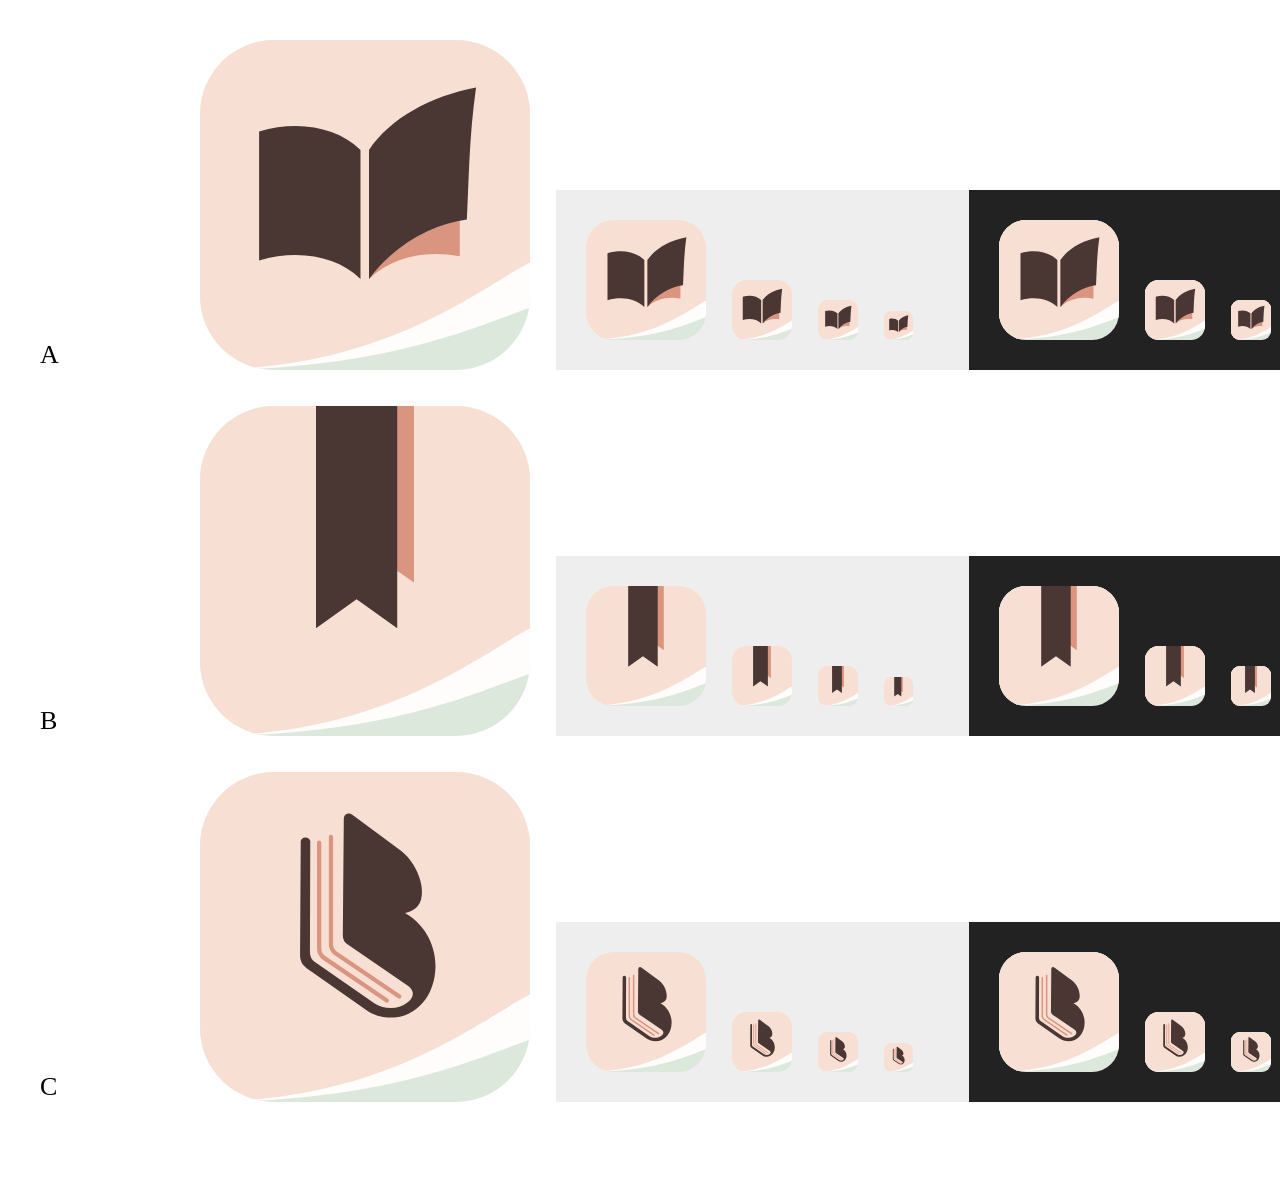
<file: design/icon-concepts/compare.html>
<body style="margin:0;padding:40px;background:#fff;font:26px Apple SD Gothic Neo;width:1500px"><div style="display:flex;align-items:flex-end;margin-bottom:36px"><div style="width:160px">A</div><img src="A-펼친책.svg" width=330 style="border-radius:74px;margin-right:26px;vertical-align:bottom"><div style="padding:30px;background:#eee"><img src="A-펼친책.svg" width=120 style="border-radius:27px;margin-right:26px;vertical-align:bottom"><img src="A-펼친책.svg" width=60 style="border-radius:14px;margin-right:26px;vertical-align:bottom"><img src="A-펼친책.svg" width=40 style="border-radius:9px;margin-right:26px;vertical-align:bottom"><img src="A-펼친책.svg" width=29 style="border-radius:7px;margin-right:26px;vertical-align:bottom"></div><div style="padding:30px;background:#222"><img src="A-펼친책.svg" width=120 style="border-radius:27px;margin-right:26px;vertical-align:bottom"><img src="A-펼친책.svg" width=60 style="border-radius:14px;margin-right:26px;vertical-align:bottom"><img src="A-펼친책.svg" width=40 style="border-radius:9px;margin-right:26px;vertical-align:bottom"><img src="A-펼친책.svg" width=29 style="border-radius:7px;margin-right:26px;vertical-align:bottom"></div></div><div style="display:flex;align-items:flex-end;margin-bottom:36px"><div style="width:160px">B</div><img src="B-책갈피.svg" width=330 style="border-radius:74px;margin-right:26px;vertical-align:bottom"><div style="padding:30px;background:#eee"><img src="B-책갈피.svg" width=120 style="border-radius:27px;margin-right:26px;vertical-align:bottom"><img src="B-책갈피.svg" width=60 style="border-radius:14px;margin-right:26px;vertical-align:bottom"><img src="B-책갈피.svg" width=40 style="border-radius:9px;margin-right:26px;vertical-align:bottom"><img src="B-책갈피.svg" width=29 style="border-radius:7px;margin-right:26px;vertical-align:bottom"></div><div style="padding:30px;background:#222"><img src="B-책갈피.svg" width=120 style="border-radius:27px;margin-right:26px;vertical-align:bottom"><img src="B-책갈피.svg" width=60 style="border-radius:14px;margin-right:26px;vertical-align:bottom"><img src="B-책갈피.svg" width=40 style="border-radius:9px;margin-right:26px;vertical-align:bottom"><img src="B-책갈피.svg" width=29 style="border-radius:7px;margin-right:26px;vertical-align:bottom"></div></div><div style="display:flex;align-items:flex-end;margin-bottom:36px"><div style="width:160px">C</div><img src="C-기존로고.svg" width=330 style="border-radius:74px;margin-right:26px;vertical-align:bottom"><div style="padding:30px;background:#eee"><img src="C-기존로고.svg" width=120 style="border-radius:27px;margin-right:26px;vertical-align:bottom"><img src="C-기존로고.svg" width=60 style="border-radius:14px;margin-right:26px;vertical-align:bottom"><img src="C-기존로고.svg" width=40 style="border-radius:9px;margin-right:26px;vertical-align:bottom"><img src="C-기존로고.svg" width=29 style="border-radius:7px;margin-right:26px;vertical-align:bottom"></div><div style="padding:30px;background:#222"><img src="C-기존로고.svg" width=120 style="border-radius:27px;margin-right:26px;vertical-align:bottom"><img src="C-기존로고.svg" width=60 style="border-radius:14px;margin-right:26px;vertical-align:bottom"><img src="C-기존로고.svg" width=40 style="border-radius:9px;margin-right:26px;vertical-align:bottom"><img src="C-기존로고.svg" width=29 style="border-radius:7px;margin-right:26px;vertical-align:bottom"></div></div>
</file>
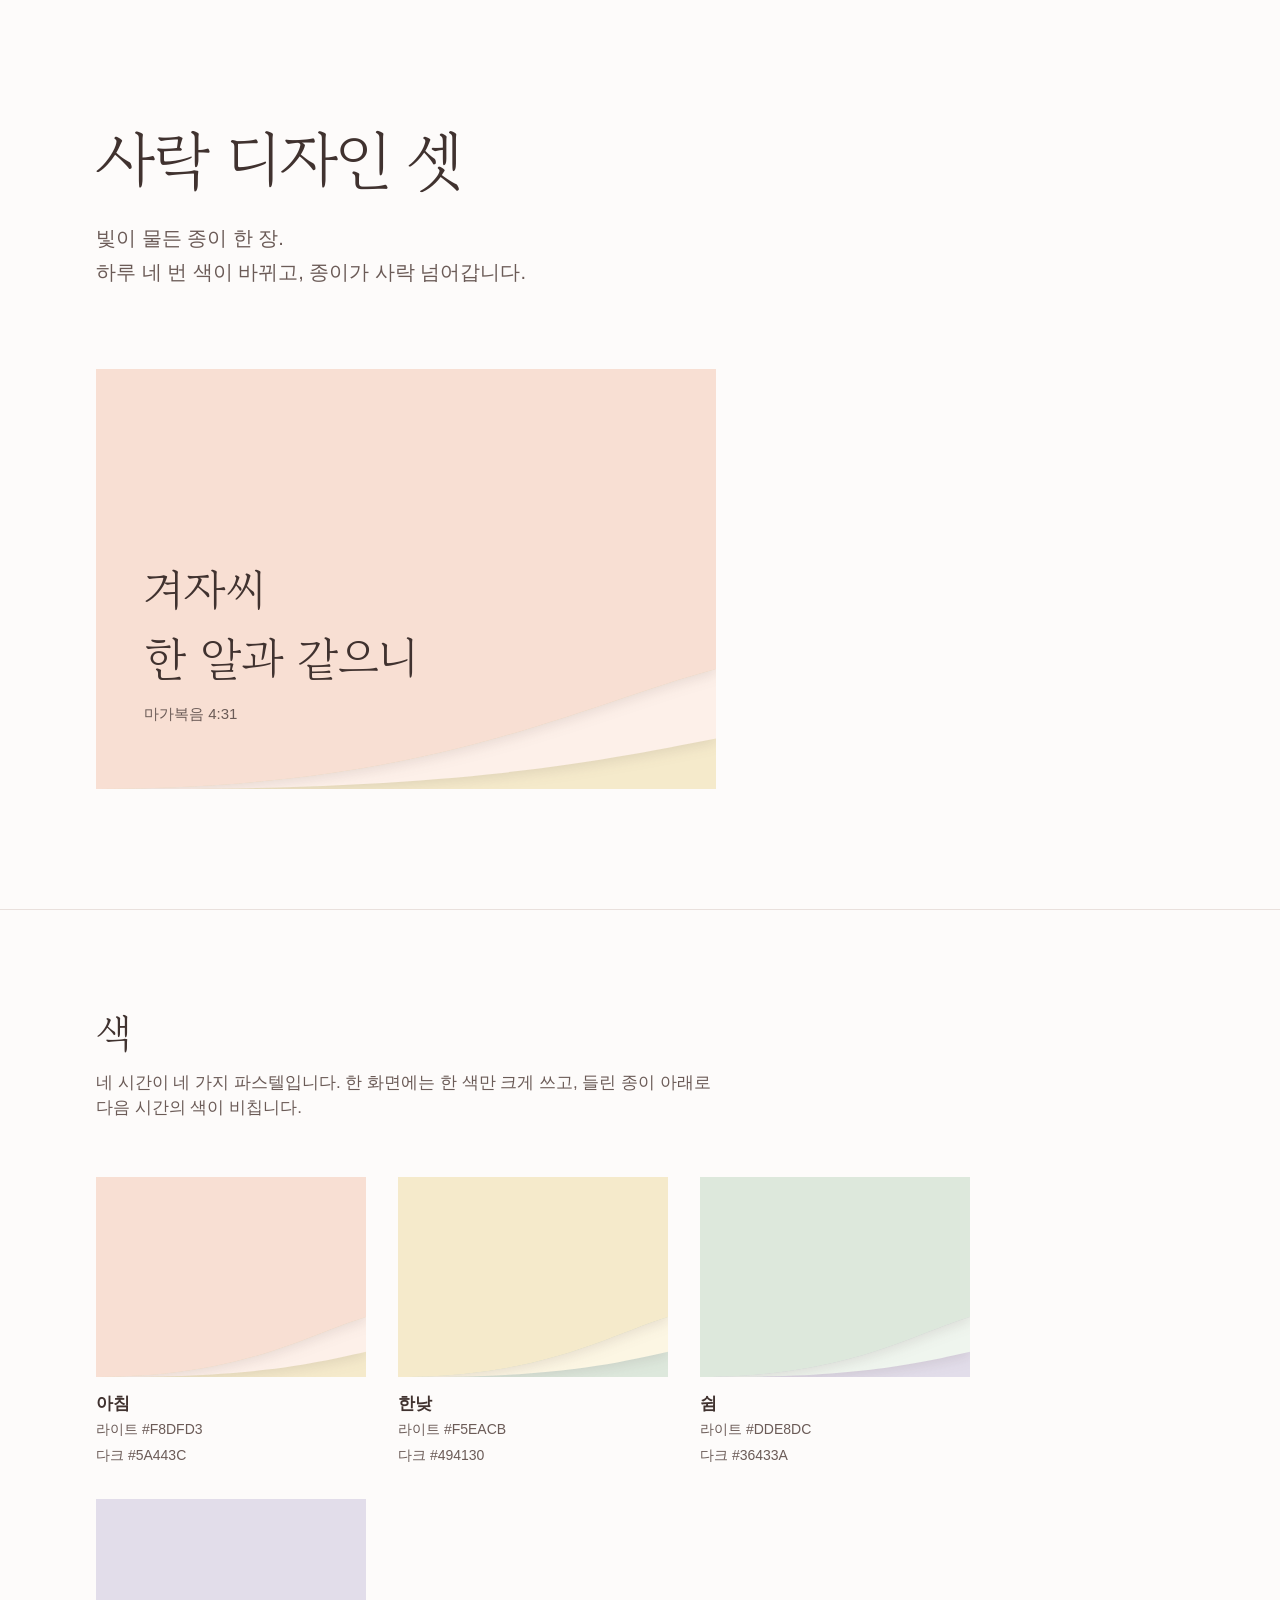
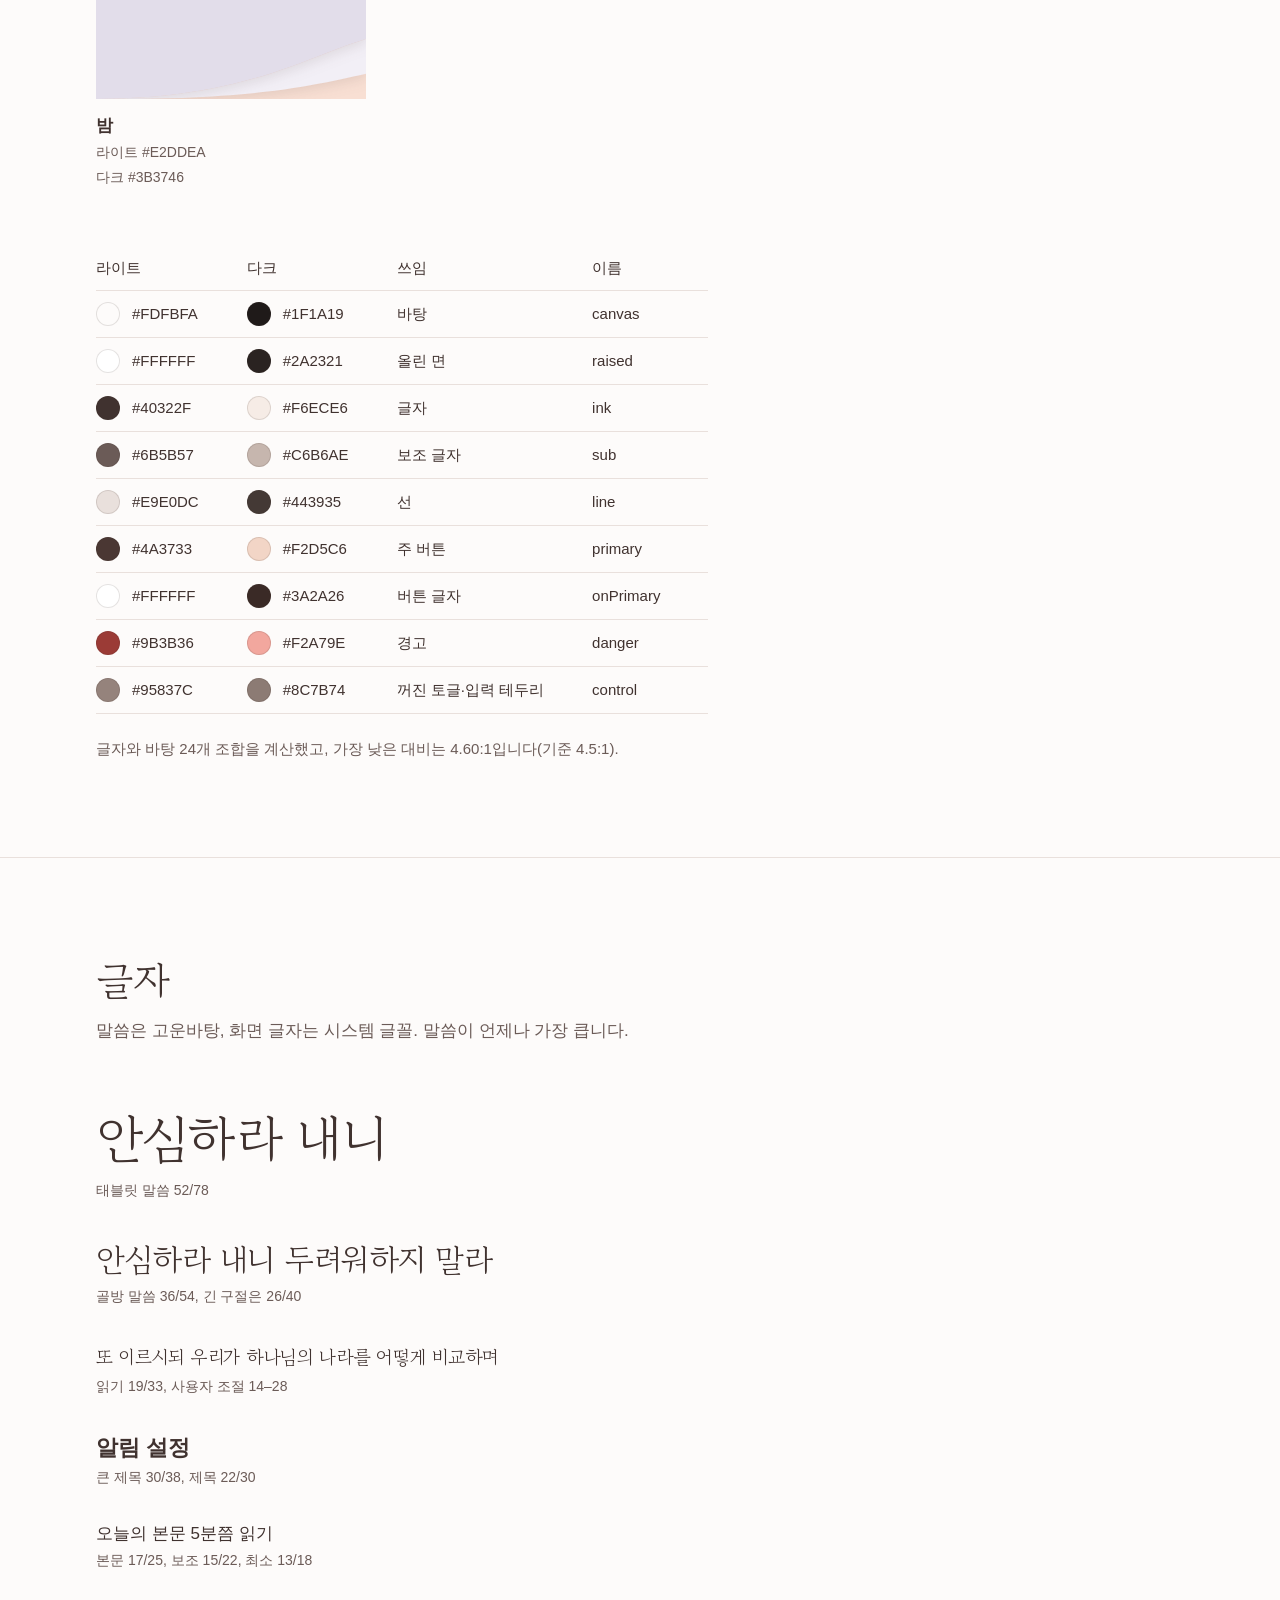
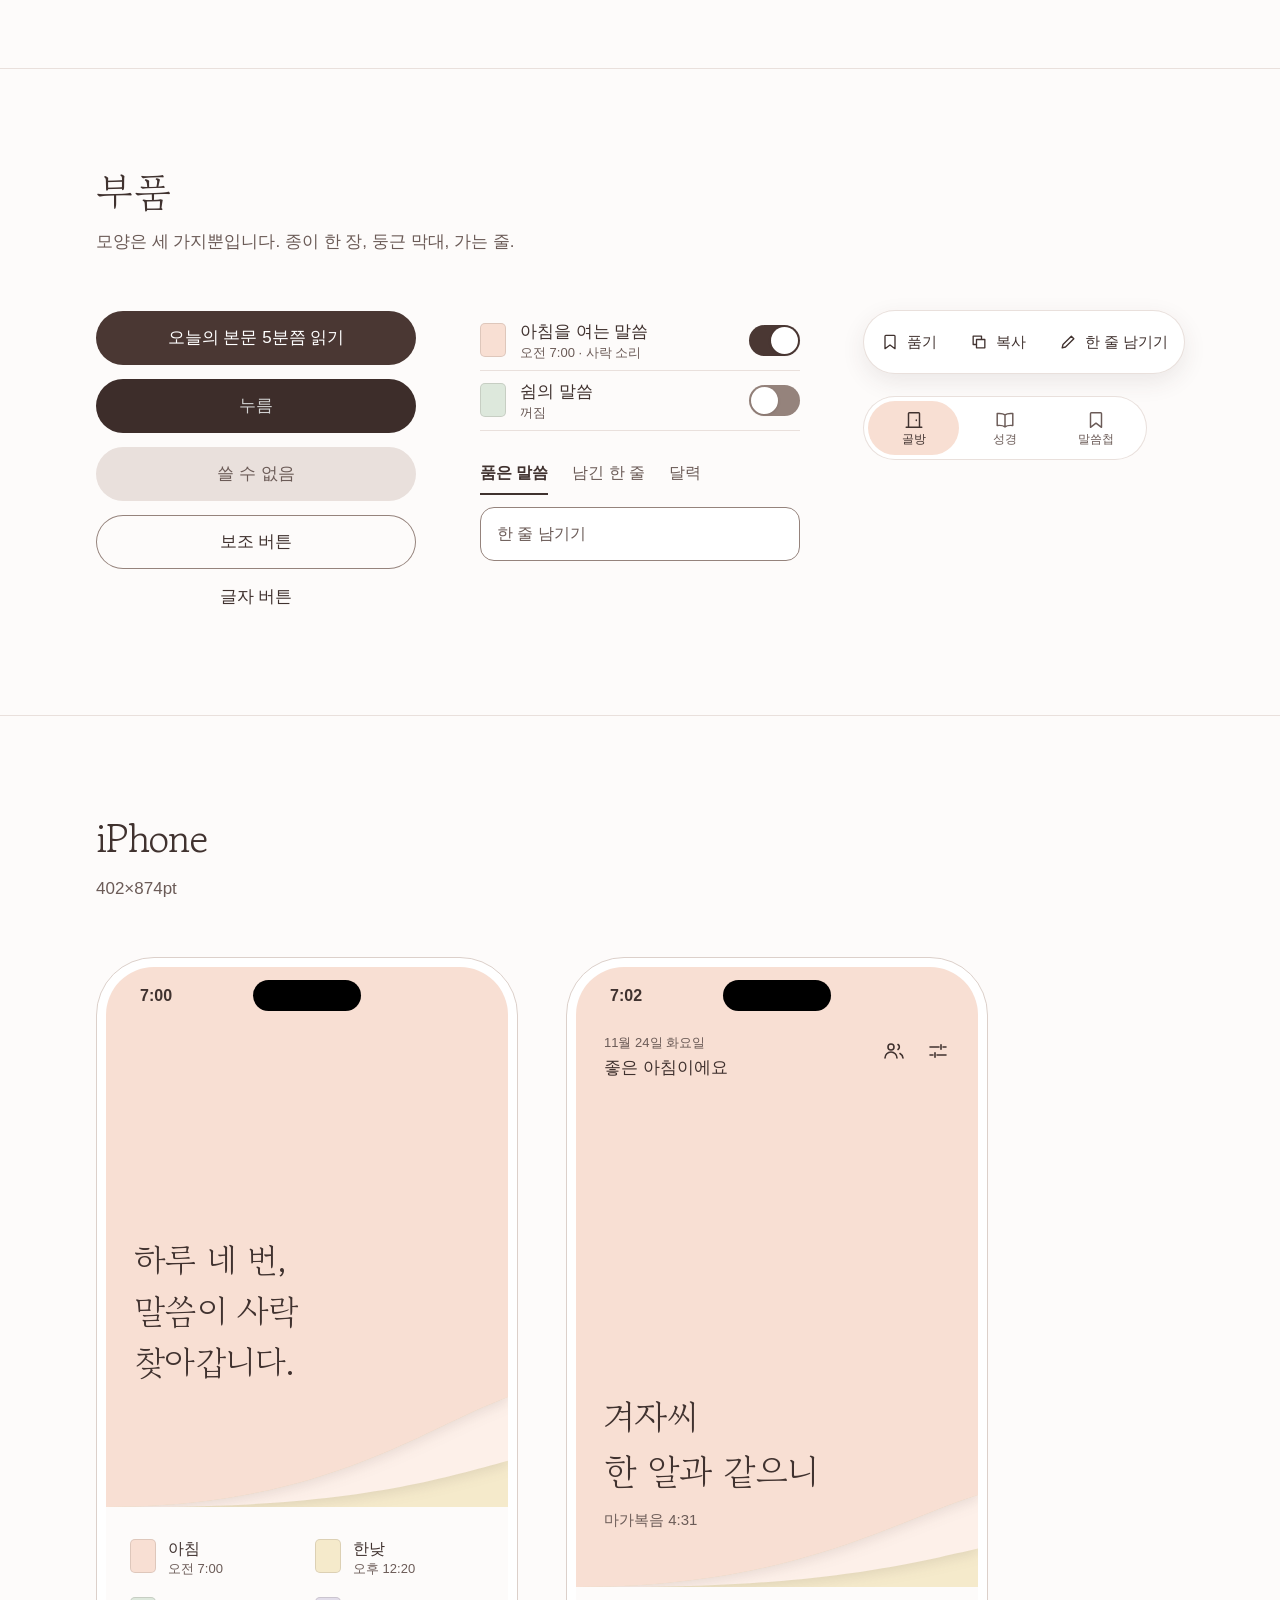
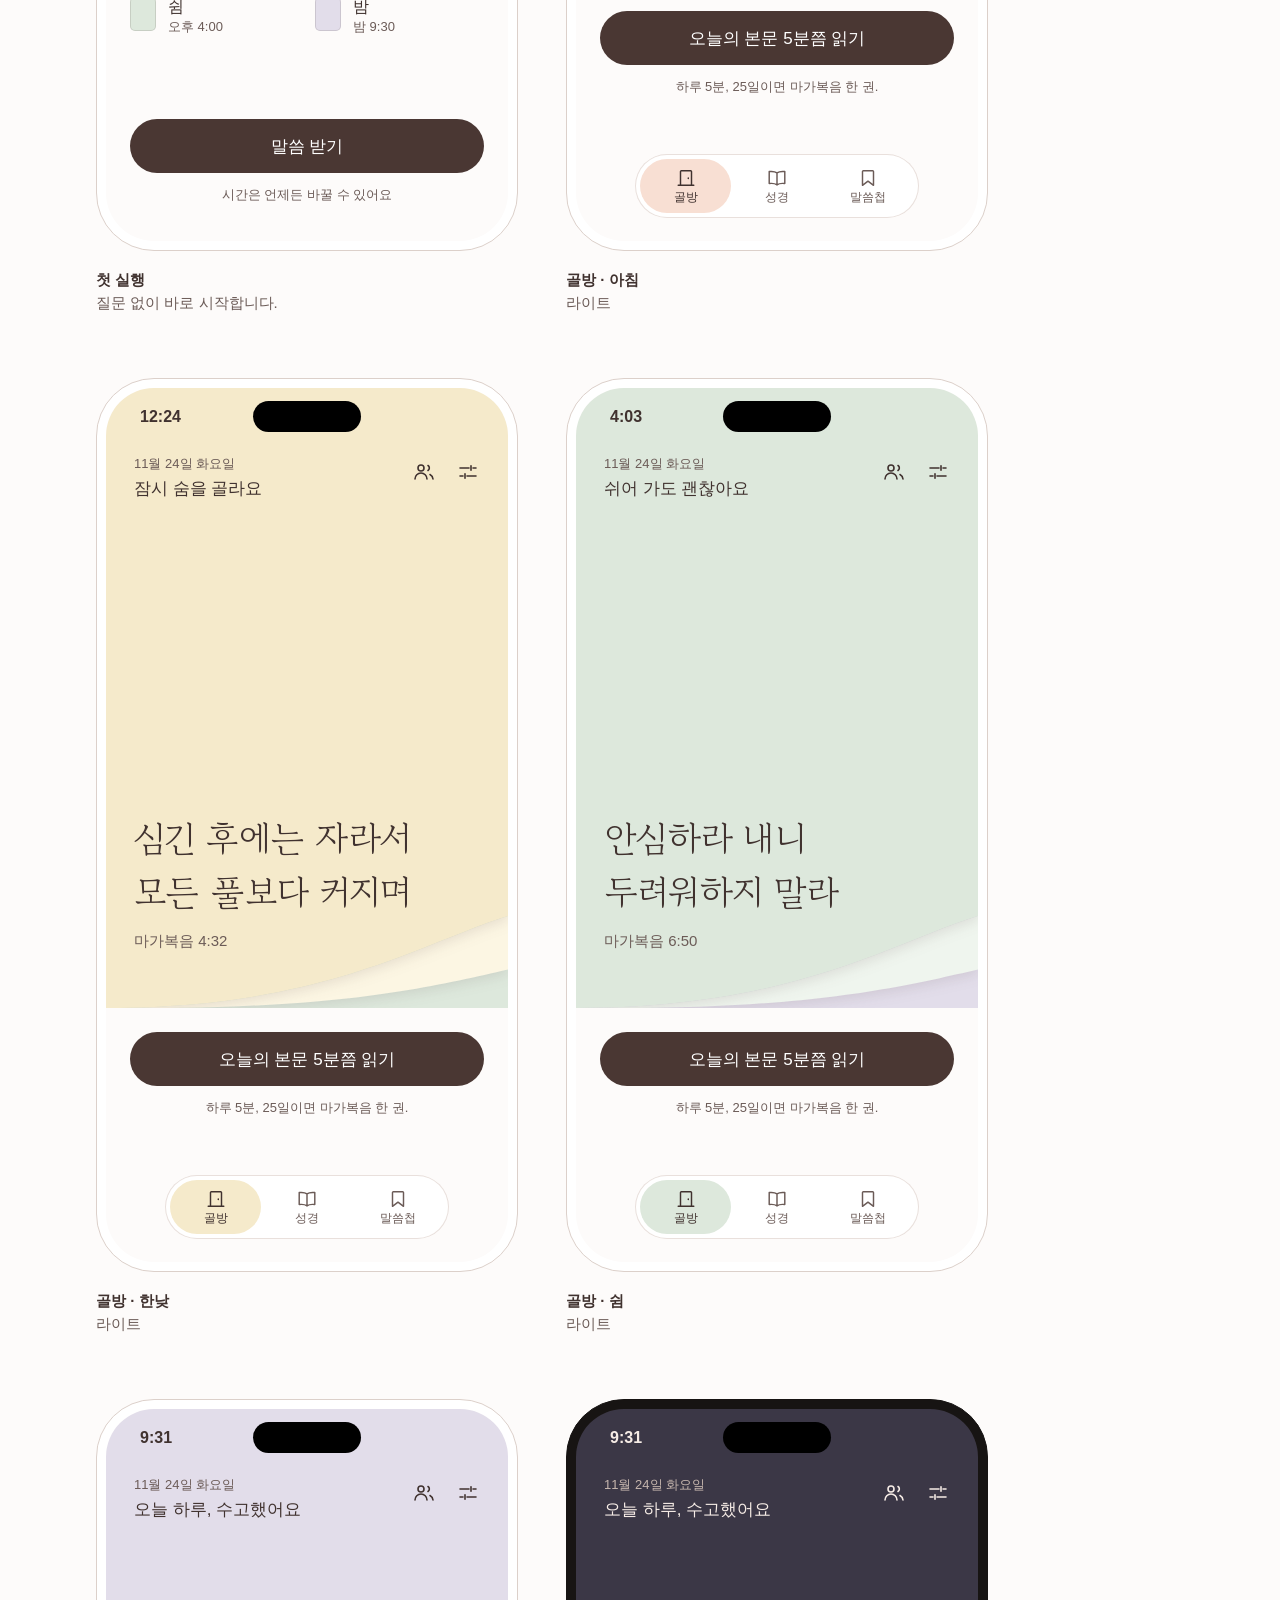
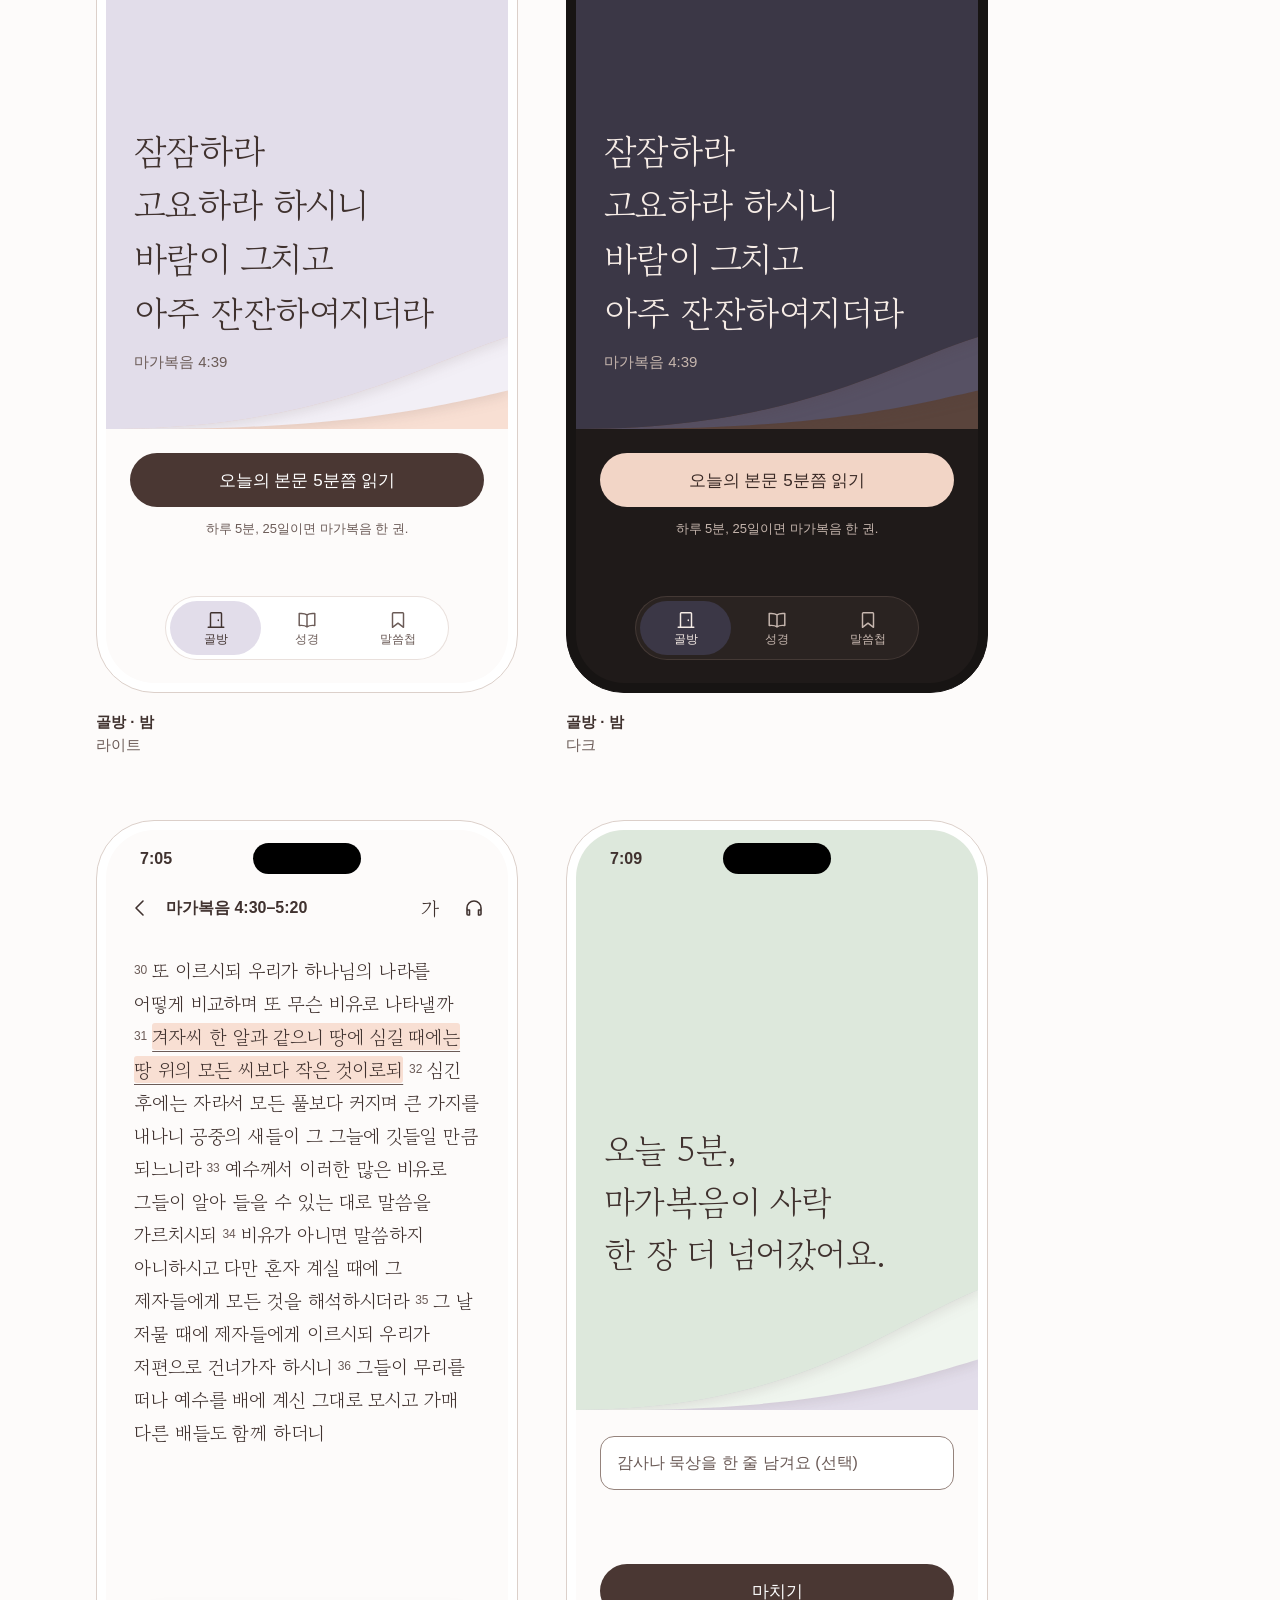
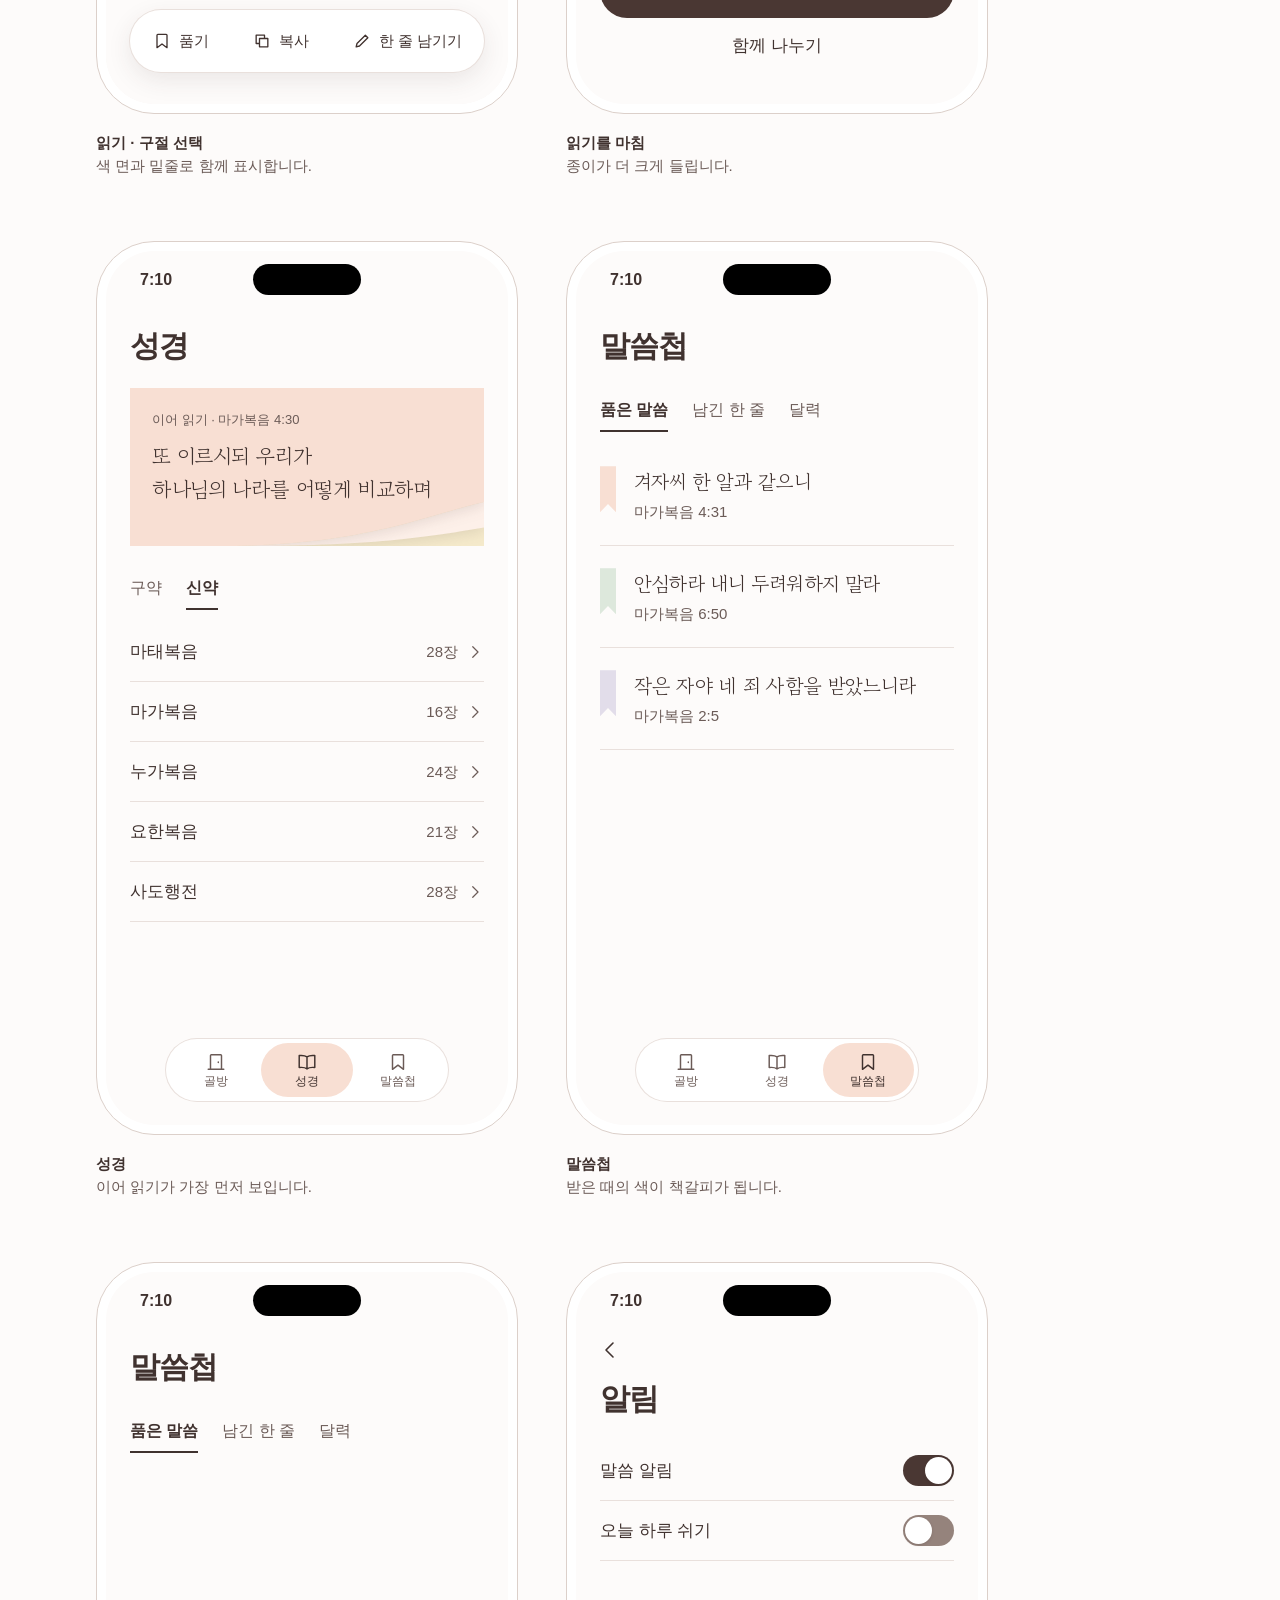
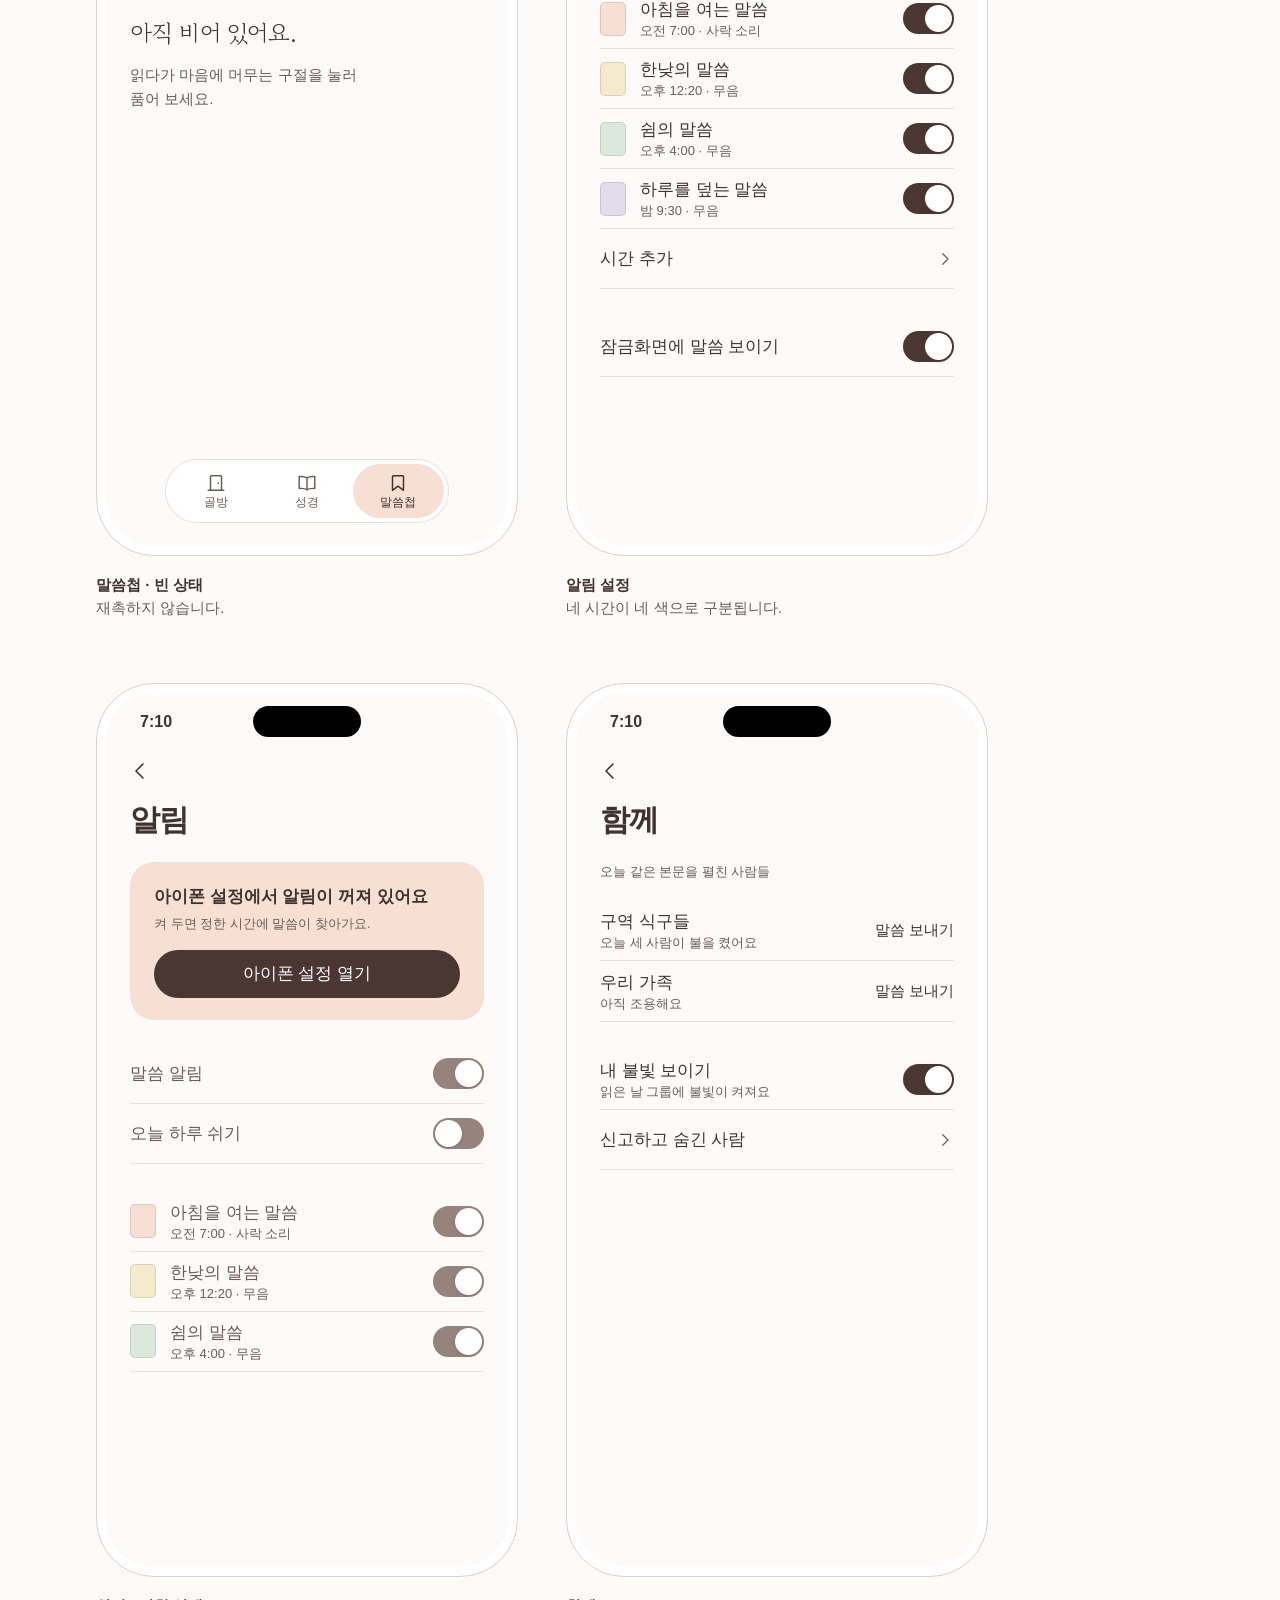
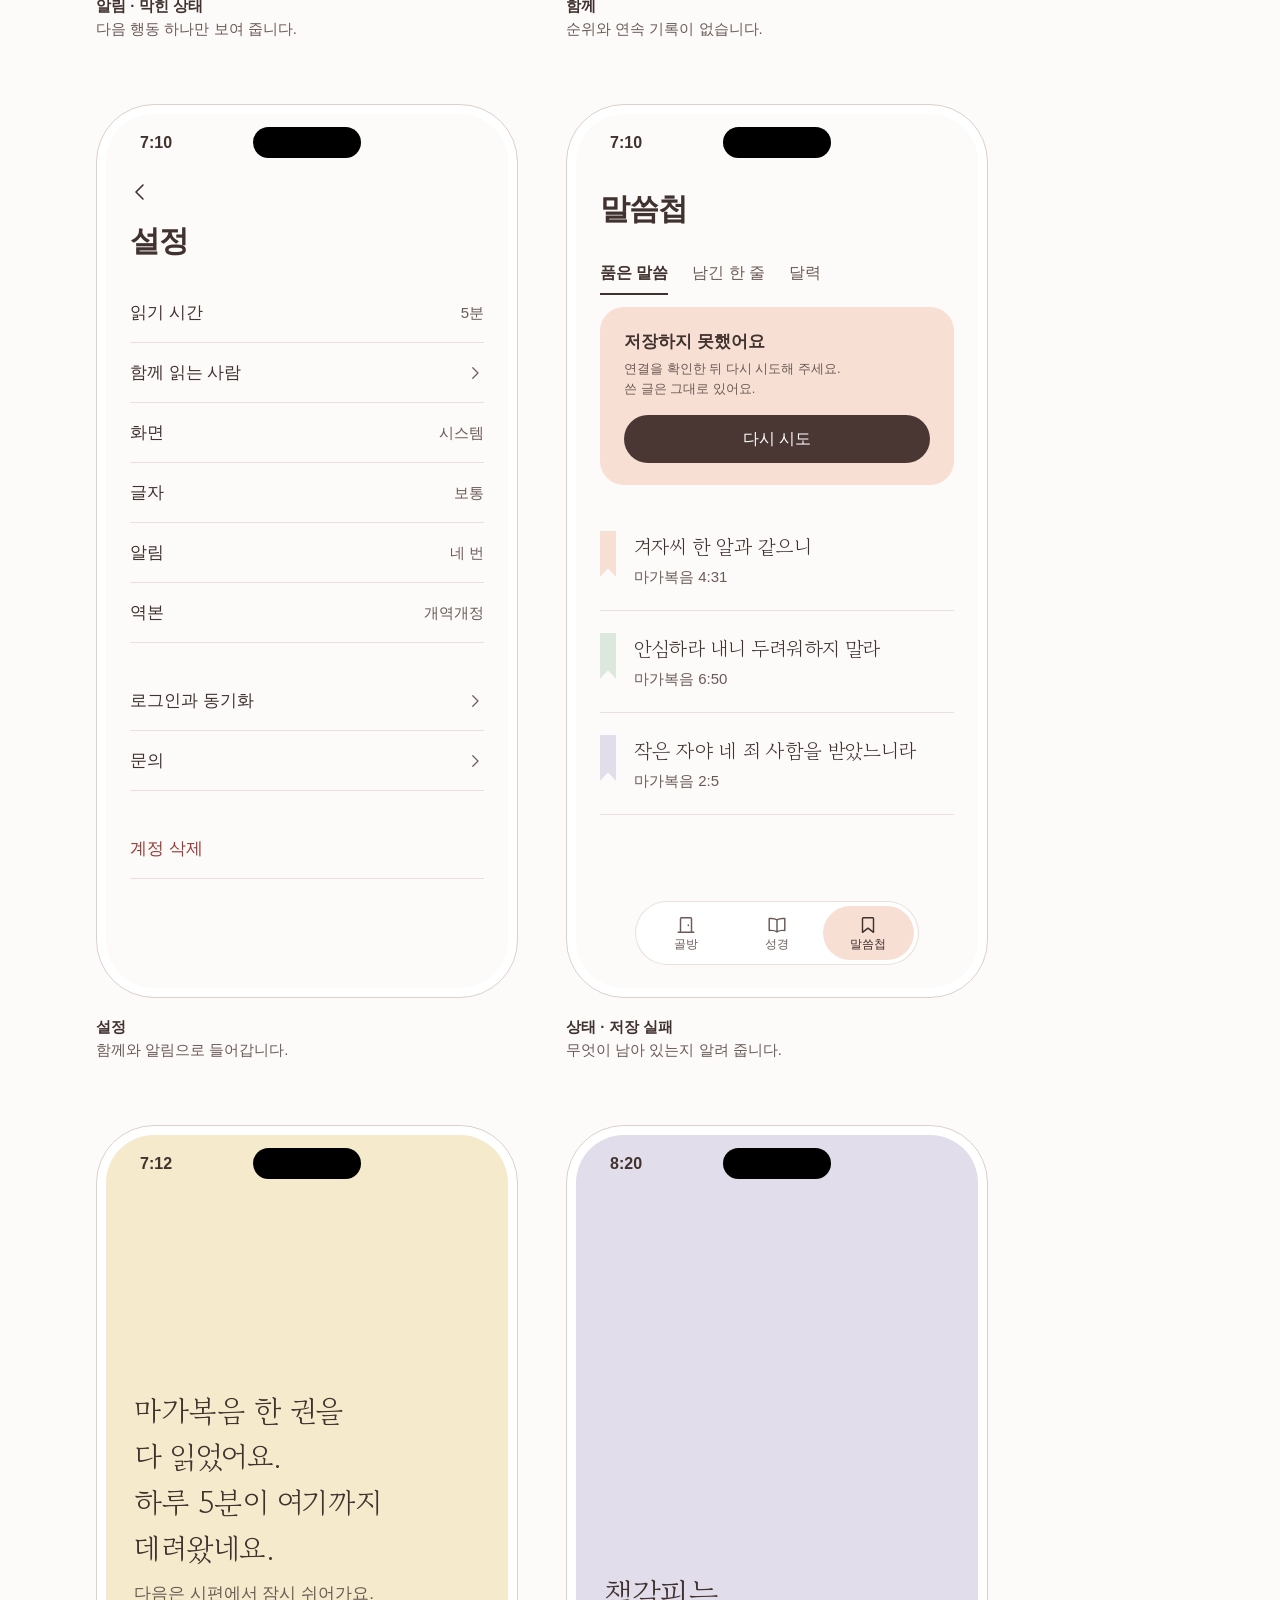
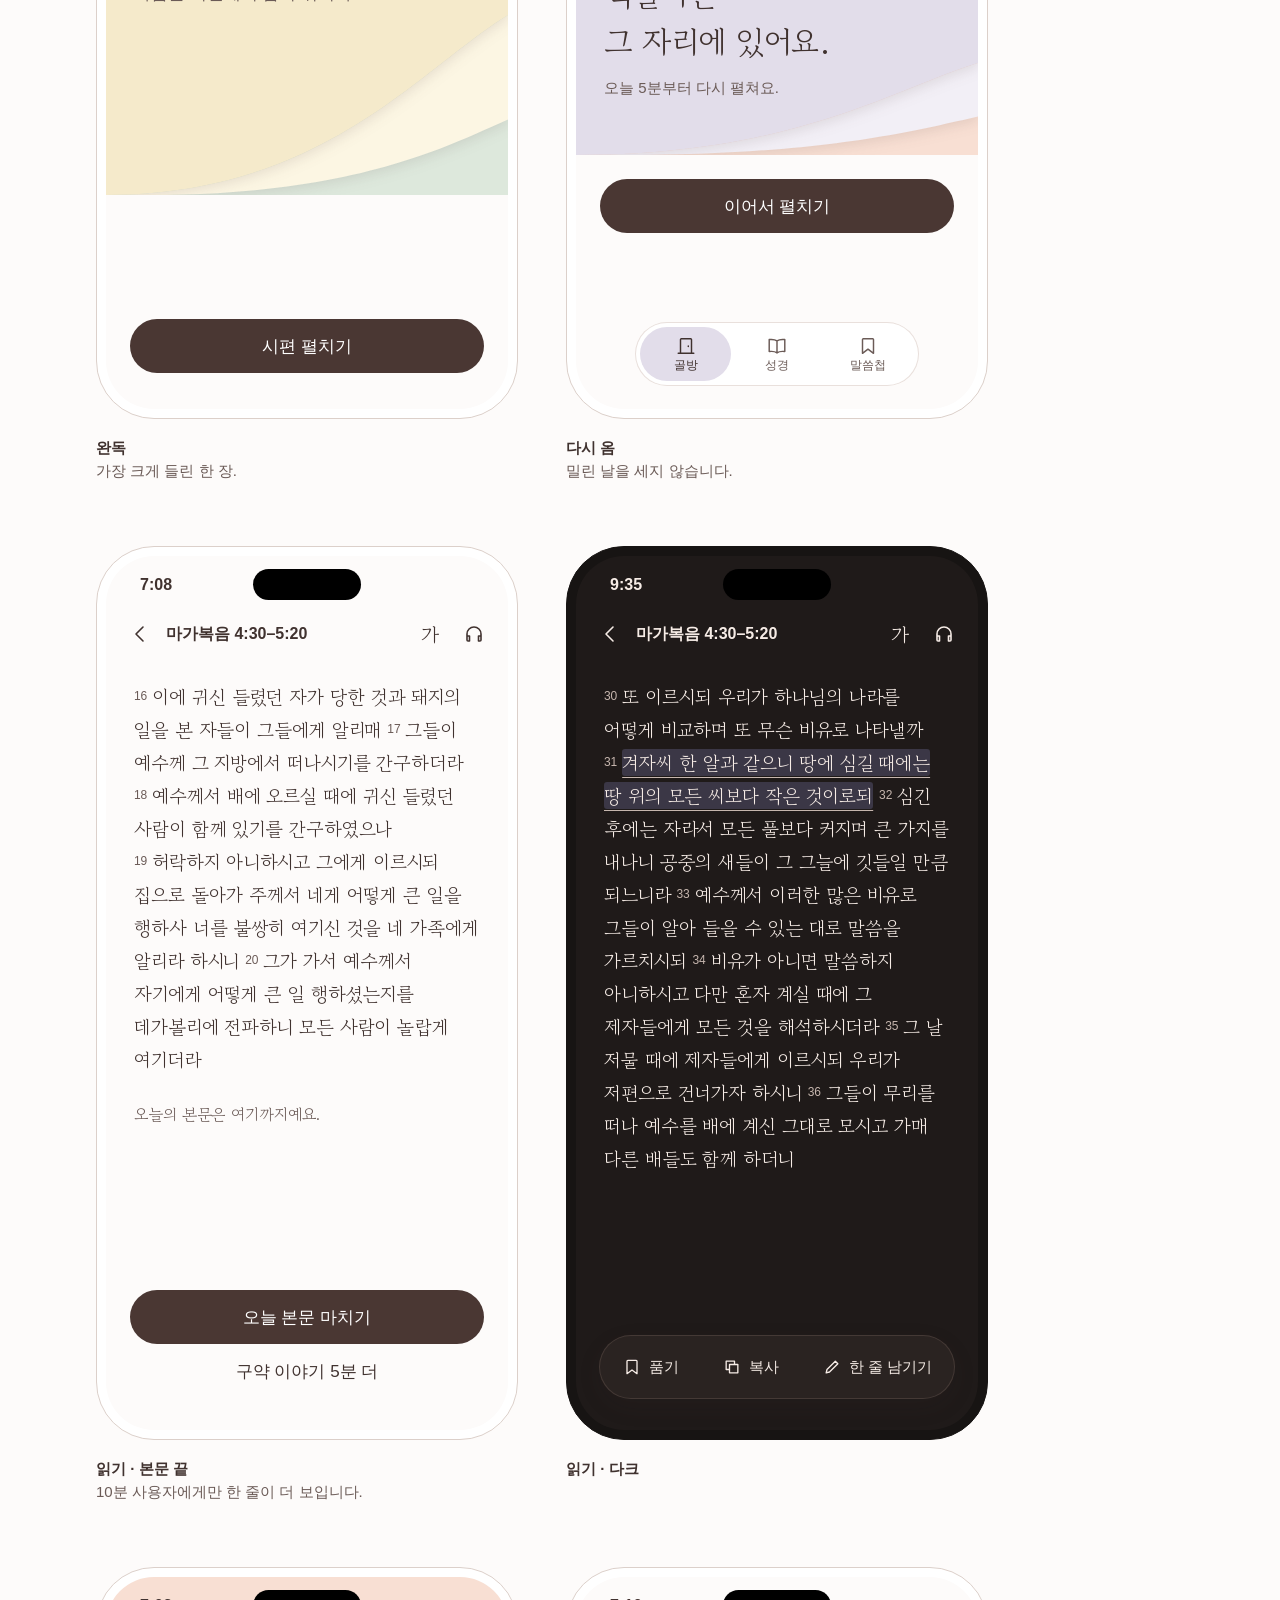
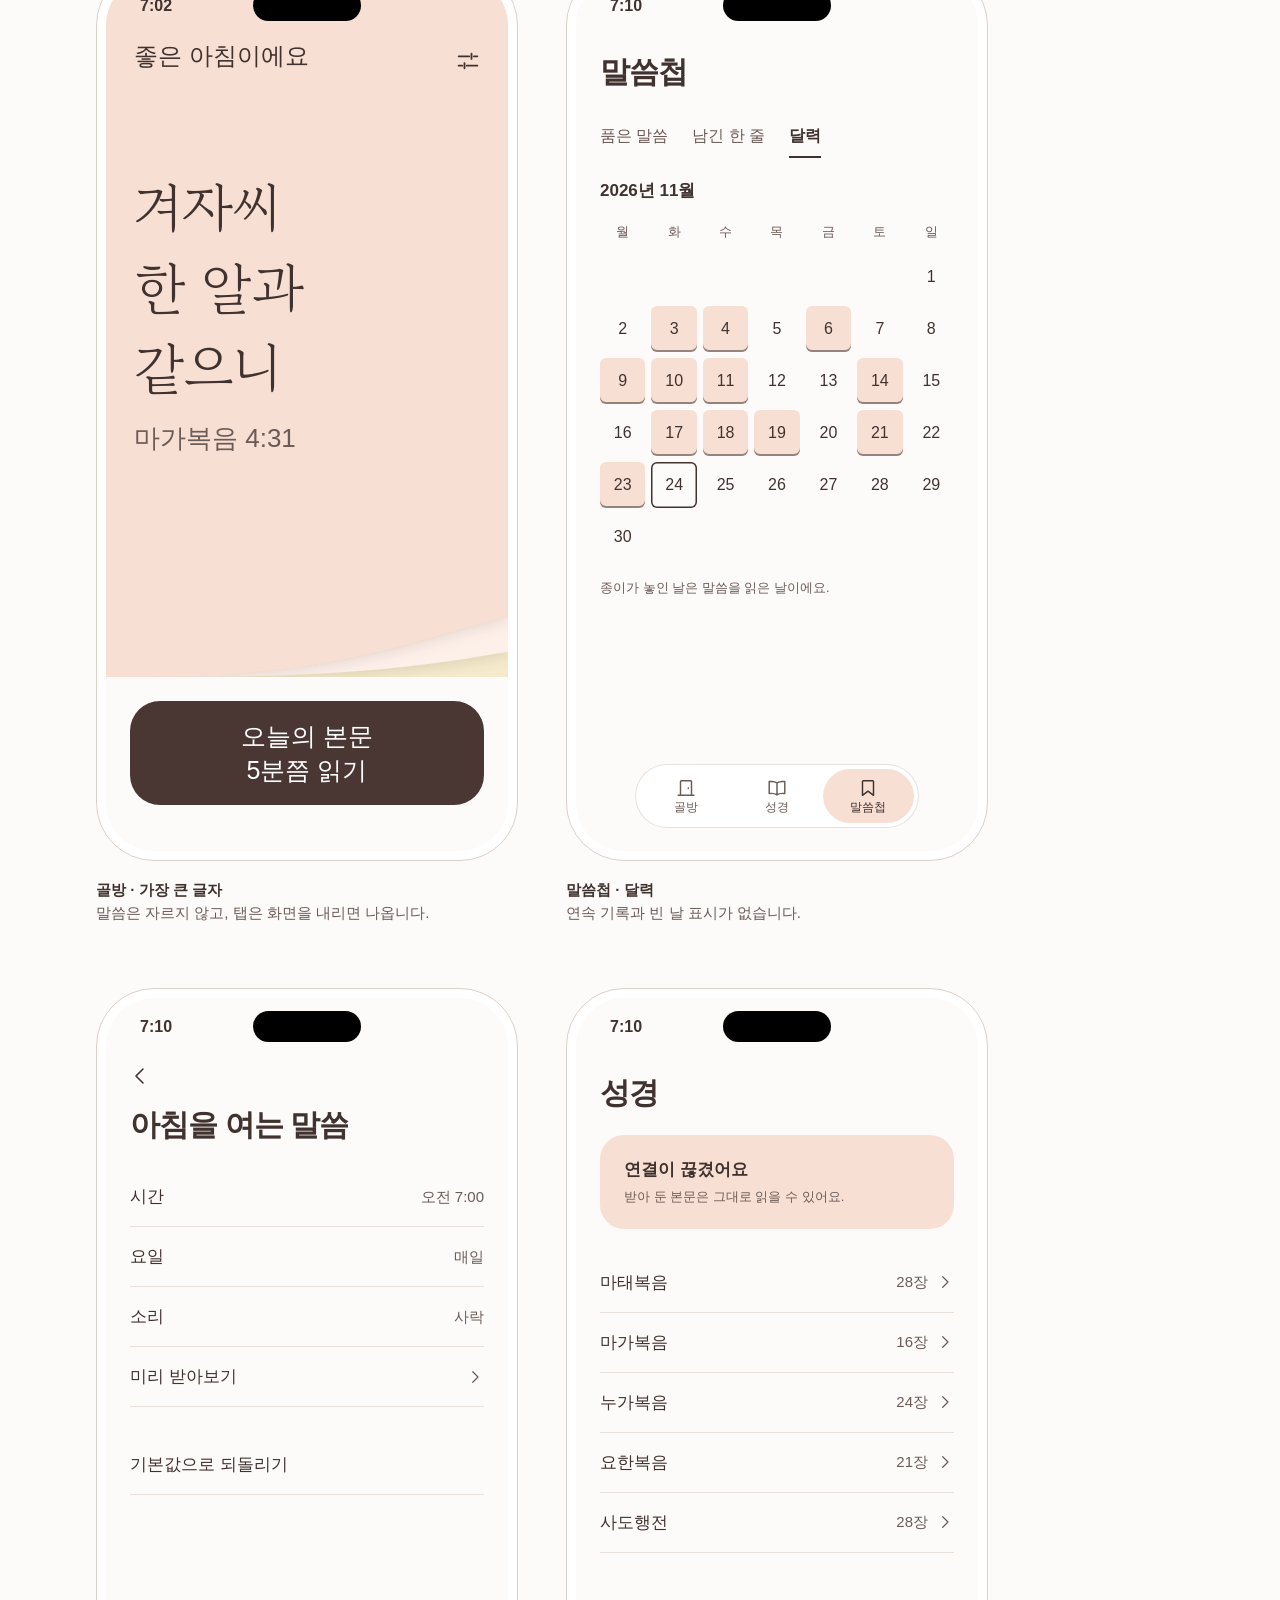
<file: design/sarak-3/사락-디자인셋.html>
<!doctype html><html lang="ko"><head><meta charset="utf-8"><meta name="viewport" content="width=device-width,initial-scale=1"><title>사락 디자인 셋</title><style>@font-face{font-family:"Gowun Batang";src:url(fonts/GowunBatang-Regular.ttf)}
*{box-sizing:border-box}body{margin:0;background:#FDFBFA;color:#40322F;font:400 17px/1.5 "SF Pro Text","Apple SD Gothic Neo",-apple-system,Pretendard,"Noto Sans KR",sans-serif;word-break:keep-all;overflow-wrap:anywhere;-webkit-font-smoothing:antialiased}
p,h1,h2,h3,h4,figure{margin:0}.verse{font-family:"Gowun Batang",AppleMyungjo,serif;letter-spacing:-.015em;color:var(--ink)}
.cover{display:flex;justify-content:space-between;align-items:flex-end;gap:80px;padding:120px 96px;flex-wrap:wrap}.cover h1{font:400 64px/1.2 "Gowun Batang",serif;letter-spacing:-.04em}.lead{font-size:20px;line-height:1.7;margin-top:24px;color:#6B5B57}.cv{position:relative;width:620px;height:420px;max-width:100%}
section{padding:96px;border-top:1px solid #E9E0DC}section>header{margin-bottom:56px}h2{font:400 40px/1.3 "Gowun Batang",serif;letter-spacing:-.03em}section>header p{color:#6B5B57;margin-top:12px;max-width:38em}
.flow{display:flex;flex-wrap:wrap;gap:64px 48px;align-items:flex-start}.flow+.flow{margin-top:72px}figcaption{font-size:15px;color:#6B5B57;margin-top:18px;line-height:1.5}figcaption b{display:block;color:#40322F;font-weight:600}
.dev{display:inline-block;padding:9px;border:1px solid #DCD0CA;border-radius:58px;background:#fff}.scr{position:relative;overflow:hidden;border-radius:48px;background:var(--canvas);color:var(--ink)}.watch{background:#171413;border-color:#171413;padding:13px;border-radius:64px}.watch .scr{border-radius:50px;background:#000}
.pg{position:absolute;top:0;left:0;display:block}.flap{filter:drop-shadow(0 3px 7px rgba(74,55,51,.13))}
.st{position:absolute;inset:0 0 auto;height:54px;padding:17px 34px;font-size:16px;z-index:3}.st b{font-weight:600}.st i{position:absolute;left:50%;top:13px;width:108px;height:31px;margin-left:-54px;border-radius:20px;background:#000}
.top{position:absolute;display:flex;justify-content:space-between}.cap{font-size:13px;line-height:20px;color:var(--sub)}.hi{font-size:17px;line-height:25px}.tap{min-width:44px;height:44px;display:inline-flex;align-items:center;justify-content:center}.tap em{font:400 20px "Gowun Batang",serif}
.ic{fill:none;stroke:currentColor;stroke-width:1.6;stroke-linecap:round;stroke-linejoin:round;flex:none}.vb,.low,.foot{position:absolute}.src{font-size:15px;line-height:22px;color:var(--sub);margin-top:12px}.ctr{text-align:center}
.btn{display:flex;align-items:center;justify-content:center;height:54px;border-radius:28px;background:var(--primary);color:var(--onPrimary);font-size:17px;font-weight:500}.btn+.cap{margin-top:12px}.btn.s{height:48px;padding:0 24px;font-size:16px}.btn.g{background:transparent;color:var(--ink);box-shadow:inset 0 0 0 1px var(--control)}.btn.pr{filter:brightness(.82)}.btn.off{background:var(--line);color:var(--sub)}
.lnk{display:block;text-align:center;line-height:44px;margin-top:6px}.foot{left:24px;right:24px;bottom:36px}
.tabs{position:absolute;left:50%;transform:translateX(-50%);bottom:24px;width:282px;height:62px;border-radius:31px;display:flex;padding:4px;background:var(--raised);box-shadow:0 0 0 1px var(--line);color:var(--sub)}.tabs span{flex:1;border-radius:27px;display:flex;flex-direction:column;align-items:center;justify-content:center;gap:1px}.tabs small{font-size:12px;line-height:15px}.tabs .on{background:var(--page);color:var(--ink)}
.bar{position:absolute;top:56px;left:12px;right:12px;display:flex;align-items:center;font-size:16px}.bar b{flex:1;font-weight:600;padding-left:4px}.bar.in{position:static;margin-bottom:20px}.bar.in b{padding:0}
.read{position:absolute;font:400 19px/33px "Gowun Batang",serif;letter-spacing:-.005em}.read sup{font:500 12px/1 -apple-system,sans-serif;color:var(--sub);margin-right:5px;vertical-align:5px}.read mark{color:inherit;background:var(--page);text-decoration:underline;text-decoration-thickness:1px;text-underline-offset:6px;text-decoration-color:var(--sub);-webkit-box-decoration-break:clone;border-radius:3px}
.fade{position:absolute;inset:auto 0 0;height:116px;background:var(--canvas)}.acts{position:absolute;left:24px;right:24px;bottom:32px;max-width:420px;margin:0 auto;height:62px;border-radius:31px;background:var(--raised);color:var(--ink);box-shadow:0 0 0 1px var(--line),0 8px 24px rgba(64,50,47,.10);display:flex;justify-content:space-around;align-items:center;font-size:15px;font-weight:500}.acts span{display:flex;gap:7px;align-items:center;min-height:44px;white-space:nowrap}.st-in{position:static!important;transform:none!important;margin:0 0 24px!important}
.pgc{position:absolute;left:24px;right:24px}.pgc h3,.rp h3{font-size:30px;font-weight:600;letter-spacing:-.03em;margin-bottom:20px}.row{display:flex;align-items:center;gap:14px;min-height:60px;border-bottom:1px solid var(--line);padding:8px 0}.row>div{flex:1}.row p{font-size:17px;line-height:25px}.row small{font-size:13px;line-height:18px;color:var(--sub);display:block}.row .r{color:var(--sub);font-size:15px;display:flex}.lk{color:var(--ink);line-height:44px}.gap{height:28px}
.tog{width:51px;height:31px;border-radius:16px;background:var(--control);position:relative}.tog:after{content:"";position:absolute;width:27px;height:27px;border-radius:50%;background:#fff;top:2px;left:2px;box-shadow:0 1px 3px rgba(64,50,47,.2)}.tog.on{background:var(--primary)}.tog.on:after{left:22px}.chip{width:26px;height:34px;border-radius:5px;flex:none}
.seg{display:flex;gap:24px;margin:0 0 12px;color:var(--sub);font-size:16px}.seg span{line-height:44px}.seg .on{color:var(--ink);font-weight:600;box-shadow:inset 0 -2px var(--ink)}.cont{position:relative;height:158px;margin-bottom:20px}.cont>div{position:absolute;left:22px;top:18px}.cont small{font-size:13px;color:var(--sub)}
.kp{display:flex;gap:18px;padding:22px 0;border-bottom:1px solid var(--line)}.kp i{width:16px;height:46px;flex:none;clip-path:polygon(0 0,100% 0,100% 100%,50% 82%,0 100%)}.empty{padding-top:150px}.empty .cap{margin-top:12px;font-size:15px;line-height:24px}.note{background:var(--page);border-radius:24px;padding:22px 24px;margin:8px 0 24px}.note .btn{margin-top:16px;height:48px}.note .cap{margin-top:4px}
.field{border:1px solid var(--control);border-radius:14px;padding:14px 16px;color:var(--sub);font-size:16px;min-height:54px;background:var(--raised)}.four{display:grid;grid-template-columns:1fr 1fr;gap:18px 16px}.four span{display:grid;grid-template-columns:26px 1fr;column-gap:12px;font-size:16px;line-height:20px}.four i{grid-row:span 2}.four small{color:var(--sub);font-size:13px}
.wall .scr{background:#EFE4DE!important}.lock{text-align:center;padding-top:92px;color:#40322F}.lock h4{font:500 92px/1 -apple-system,sans-serif;letter-spacing:-.03em}.ntf{position:absolute;left:12px;right:12px;bottom:110px;display:flex;gap:12px;align-items:center;background:#F6F1EF;border-radius:24px;padding:14px;font-size:15px;line-height:20px;color:#1c1a19}.ntf div{flex:1}.ntf img{width:40px;border-radius:10px}.ntf small{align-self:flex-start;font-size:13px;color:#5f5754}.exp{position:absolute;left:16px;top:150px;width:370px;height:232px;border-radius:24px;overflow:hidden}.menu{position:absolute;right:16px;top:398px;width:250px;border-radius:24px;background:#F6F1EF;color:#1c1a19;padding:6px 20px}.menu span{display:block;line-height:46px;border-bottom:1px solid #E1D8D4}.menu span:last-child{border:0}
.wid{position:relative;overflow:hidden;border-radius:26px;background:var(--canvas)}.wid .src{margin-top:6px;font-size:13px;line-height:18px}.circ{width:100%;height:100%;background:#6b615d;display:grid;place-items:center;border-radius:50%}.circ .pg{position:static;border-radius:5px;--page:#fff;--flap:#d8d0cc;--next:#b5aaa5}.circ.dk{background:#000}.circ.dk .pg{--page:#F8DFD3;--flap:#b88f7e;--next:#DDE8DC}.rect{height:100%;background:#000;color:#fff;padding:10px 14px;display:flex;flex-direction:column;justify-content:center}.rect .verse{font-size:16px;line-height:22px;color:var(--ink)}.rect small{font-size:12px;color:var(--sub)}.inl{font-size:13px}
.rp{position:absolute;top:36px;bottom:0;overflow:hidden}.half{position:absolute;top:503px;left:48px;right:48px}.hb{display:flex;justify-content:center;gap:48px;align-items:center;margin:54px 0 24px}.playb{width:88px;height:88px;border-radius:50%;display:grid;place-items:center;background:var(--primary);color:var(--onPrimary)}.pair{display:grid;grid-template-columns:1fr 1fr;gap:16px;margin-top:52px}
.wc{position:absolute;inset:0;background:#000;color:#fff}.wt{position:absolute;right:26px;top:13px;font-size:15px;font-weight:500}.wv{position:absolute;left:16px;right:12px;top:54px}.wc .verse{color:var(--wp)}.wc .src{font-size:14px;line-height:20px;color:#C6B6AE;margin-top:8px}.wn{position:absolute;inset:34px 0 0;display:flex;flex-direction:column;align-items:center;justify-content:center;gap:6px;text-align:center}.wn img{width:60px;border-radius:50%}.wn p{font-size:21px;line-height:29px;font-weight:500}.wn small{color:#C6B6AE;font-size:15px}.wl{position:absolute;left:14px;right:14px;top:42px}.wl .src{margin:2px 0 8px}.wl span{display:block;background:#2A2321;border-radius:22px;text-align:center;line-height:44px;margin-bottom:5px;font-size:16px}.dim .verse{color:#C9BBB3}.crown{position:absolute;right:5px;top:74px;width:4px;height:34px;border-radius:2px;background:#8c7f79}
.sws{gap:32px}.sw>div{position:relative;width:270px;height:200px;margin-bottom:14px}.sw b{display:block;font-weight:600}.sw small{font-size:14px;color:#6B5B57}.tk{border-collapse:collapse;margin-top:56px;font-size:15px}.tk td,.tk th{padding:11px 48px 11px 0;text-align:left;border-bottom:1px solid #E9E0DC;font-weight:400;font-variant-numeric:tabular-nums}.tk i{display:inline-block;width:24px;height:24px;border-radius:50%;vertical-align:-7px;margin-right:12px;box-shadow:inset 0 0 0 1px rgba(64,50,47,.14)}.ok{margin-top:24px;color:#6B5B57;font-size:15px}
.ty p{margin-top:32px}.ty small{color:#6B5B57;font-size:14px}.comps{display:grid;grid-template-columns:repeat(3,minmax(0,360px));gap:64px;align-items:start}.comps .btn+.btn{margin-top:14px}
@media(max-width:900px){.cover,section{padding:64px 24px}.cover h1{font-size:44px}.comps{grid-template-columns:1fr}.flow{overflow-x:auto}}

.tabs.lf{left:40px;bottom:32px;transform:none}.read.in{position:static}.rb{position:absolute;left:0;right:0;bottom:32px}.rp{display:block}.blk{height:330px;overflow:hidden;color:var(--sub)}.blk .tog.on{background:var(--control)}.blk .row p{color:var(--sub)}
.cal{display:grid;grid-template-columns:repeat(7,1fr);gap:6px;text-align:center}.cal b{font-size:13px;font-weight:400;color:var(--sub);line-height:32px}.cal span{height:46px;line-height:46px;border-radius:6px;font-size:16px;font-variant-numeric:tabular-nums}.cal .rd{background:var(--page);box-shadow:inset 0 -2px var(--control)}.cal .td{box-shadow:inset 0 0 0 1.5px var(--ink)}
.ntf.in{position:static;align-items:flex-start}.stk{position:absolute;left:12px;right:12px;bottom:60px;display:grid;gap:8px}.dev:has(.scr[style*="--canvas:#1F1A19"]){background:#171413;border-color:#171413}.row .r{align-items:center;gap:8px}.chip{box-shadow:inset 0 0 0 1px rgba(64,50,47,.14)}
.strip{position:absolute;right:30px;top:30px;width:40px;text-align:center;font-size:15px;z-index:3}.strip i{display:block;width:37px;height:37px;border-radius:50%;background:#000;margin:0 auto 18px}.strip b{font-weight:600}.strip span{display:block;width:34px;height:34px;border:3px solid currentColor;border-radius:50%;border-bottom-color:transparent;margin:10px auto 0}.tabs.cl{left:24px;transform:none;width:350px}.acts.cl{left:20px;right:88px;bottom:24px}</style></head><body style="--canvas:#FDFBFA;--raised:#FFFFFF;--ink:#40322F;--sub:#6B5B57;--line:#E9E0DC;--control:#95837C;--primary:#4A3733;--onPrimary:#FFFFFF;--danger:#9B3B36;--page:#F8DFD3;--flap:#FDF0E9;--next:#F5EACB">
<div class="cover"><div><h1>사락 디자인 셋</h1><p class="lead">빛이 물든 종이 한 장.<br>하루 네 번 색이 바뀌고, 종이가 사락 넘어갑니다.</p></div><div class="cv"><svg class="pg" width="620" height="420" viewBox="0 0 620 420" aria-hidden="true"><rect x="0.0" y="300.0" width="620.0" height="120.0" fill="var(--next)"/><path d="M620 300.0C483.6 336.0 334.8 420 0.0 420H62.0C372.0 420 508.4 391.2 620 369.6Z" fill="var(--flap)" class="flap"/><path d="M0 0H620V300.0C483.6 336.0 334.8 420 0.0 420H0Z" fill="var(--page)" class="flap"/></svg><div class="vb" style="left:48px;bottom:64px"><p class="verse" style="font-size:46px;line-height:68px">겨자씨<br>한 알과 같으니</p><p class="src">마가복음 4:31</p></div></div></div>
<section id="color"><header><h2>색</h2><p>네 시간이 네 가지 파스텔입니다. 한 화면에는 한 색만 크게 쓰고, 들린 종이 아래로 다음 시간의 색이 비칩니다.</p></header><div class="flow sws"><div class="sw"><div style="--page:#F8DFD3;--flap:#FDF0E9;--next:#F5EACB"><svg class="pg" width="270" height="200" viewBox="0 0 270 200" aria-hidden="true"><rect x="0.0" y="140.0" width="270.0" height="60.0" fill="var(--next)"/><path d="M270 140.0C210.6 158.0 145.8 200 0.0 200H27.0C162.0 200 221.4 185.6 270 174.8Z" fill="var(--flap)" class="flap"/><path d="M0 0H270V140.0C210.6 158.0 145.8 200 0.0 200H0Z" fill="var(--page)" class="flap"/></svg></div><b>아침</b><small>라이트 #F8DFD3<br>다크 #5A443C</small></div><div class="sw"><div style="--page:#F5EACB;--flap:#FCF6E3;--next:#DDE8DC"><svg class="pg" width="270" height="200" viewBox="0 0 270 200" aria-hidden="true"><rect x="0.0" y="140.0" width="270.0" height="60.0" fill="var(--next)"/><path d="M270 140.0C210.6 158.0 145.8 200 0.0 200H27.0C162.0 200 221.4 185.6 270 174.8Z" fill="var(--flap)" class="flap"/><path d="M0 0H270V140.0C210.6 158.0 145.8 200 0.0 200H0Z" fill="var(--page)" class="flap"/></svg></div><b>한낮</b><small>라이트 #F5EACB<br>다크 #494130</small></div><div class="sw"><div style="--page:#DDE8DC;--flap:#EFF5EE;--next:#E2DDEA"><svg class="pg" width="270" height="200" viewBox="0 0 270 200" aria-hidden="true"><rect x="0.0" y="140.0" width="270.0" height="60.0" fill="var(--next)"/><path d="M270 140.0C210.6 158.0 145.8 200 0.0 200H27.0C162.0 200 221.4 185.6 270 174.8Z" fill="var(--flap)" class="flap"/><path d="M0 0H270V140.0C210.6 158.0 145.8 200 0.0 200H0Z" fill="var(--page)" class="flap"/></svg></div><b>쉼</b><small>라이트 #DDE8DC<br>다크 #36433A</small></div><div class="sw"><div style="--page:#E2DDEA;--flap:#F2EFF6;--next:#F8DFD3"><svg class="pg" width="270" height="200" viewBox="0 0 270 200" aria-hidden="true"><rect x="0.0" y="140.0" width="270.0" height="60.0" fill="var(--next)"/><path d="M270 140.0C210.6 158.0 145.8 200 0.0 200H27.0C162.0 200 221.4 185.6 270 174.8Z" fill="var(--flap)" class="flap"/><path d="M0 0H270V140.0C210.6 158.0 145.8 200 0.0 200H0Z" fill="var(--page)" class="flap"/></svg></div><b>밤</b><small>라이트 #E2DDEA<br>다크 #3B3746</small></div></div><table class="tk"><thead><tr><td>라이트</td><td>다크</td><td>쓰임</td><td>이름</td></tr></thead><tr><td><i style="background:#FDFBFA"></i>#FDFBFA</td><td><i style="background:#1F1A19"></i>#1F1A19</td><th>바탕</th><td>canvas</td></tr><tr><td><i style="background:#FFFFFF"></i>#FFFFFF</td><td><i style="background:#2A2321"></i>#2A2321</td><th>올린 면</th><td>raised</td></tr><tr><td><i style="background:#40322F"></i>#40322F</td><td><i style="background:#F6ECE6"></i>#F6ECE6</td><th>글자</th><td>ink</td></tr><tr><td><i style="background:#6B5B57"></i>#6B5B57</td><td><i style="background:#C6B6AE"></i>#C6B6AE</td><th>보조 글자</th><td>sub</td></tr><tr><td><i style="background:#E9E0DC"></i>#E9E0DC</td><td><i style="background:#443935"></i>#443935</td><th>선</th><td>line</td></tr><tr><td><i style="background:#4A3733"></i>#4A3733</td><td><i style="background:#F2D5C6"></i>#F2D5C6</td><th>주 버튼</th><td>primary</td></tr><tr><td><i style="background:#FFFFFF"></i>#FFFFFF</td><td><i style="background:#3A2A26"></i>#3A2A26</td><th>버튼 글자</th><td>onPrimary</td></tr><tr><td><i style="background:#9B3B36"></i>#9B3B36</td><td><i style="background:#F2A79E"></i>#F2A79E</td><th>경고</th><td>danger</td></tr><tr><td><i style="background:#95837C"></i>#95837C</td><td><i style="background:#8C7B74"></i>#8C7B74</td><th>꺼진 토글·입력 테두리</th><td>control</td></tr></table><p class="ok">글자와 바탕 24개 조합을 계산했고, 가장 낮은 대비는 4.60:1입니다(기준 4.5:1).</p></section>
<section id="type"><header><h2>글자</h2><p>말씀은 고운바탕, 화면 글자는 시스템 글꼴. 말씀이 언제나 가장 큽니다.</p></header><div class="ty"><p class="verse" style="font-size:52px;line-height:78px">안심하라 내니</p><small>태블릿 말씀 52/78</small><p class="verse" style="font-size:32px;line-height:48px">안심하라 내니 두려워하지 말라</p><small>골방 말씀 36/54, 긴 구절은 26/40</small><p class="verse" style="font-size:19px;line-height:33px">또 이르시되 우리가 하나님의 나라를 어떻게 비교하며</p><small>읽기 19/33, 사용자 조절 14–28</small><p style="font-size:22px;font-weight:600">알림 설정</p><small>큰 제목 30/38, 제목 22/30</small><p style="font-size:17px">오늘의 본문 5분쯤 읽기</p><small>본문 17/25, 보조 15/22, 최소 13/18</small></div></section>
<section id="parts"><header><h2>부품</h2><p>모양은 세 가지뿐입니다. 종이 한 장, 둥근 막대, 가는 줄.</p></header><div class="comps" style="--canvas:#FDFBFA;--raised:#FFFFFF;--ink:#40322F;--sub:#6B5B57;--line:#E9E0DC;--control:#95837C;--primary:#4A3733;--onPrimary:#FFFFFF;--danger:#9B3B36;--page:#F8DFD3;--flap:#FDF0E9;--next:#F5EACB"><div><span class="btn ">오늘의 본문 5분쯤 읽기</span><span class="btn pr">누름</span><span class="btn off">쓸 수 없음</span><span class="btn g">보조 버튼</span><span class="lnk">글자 버튼</span></div><div><div class="row"><i class="chip" style="background:#F8DFD3"></i><div><p>아침을 여는 말씀</p><small>오전 7:00 · 사락 소리</small></div><span class="r"><i class="tog on"></i></span></div><div class="row"><i class="chip" style="background:#DDE8DC"></i><div><p>쉼의 말씀</p><small>꺼짐</small></div><span class="r"><i class="tog "></i></span></div><div class="seg" style="margin-top:20px"><span class="on">품은 말씀</span><span>남긴 한 줄</span><span>달력</span></div><div class="field">한 줄 남기기</div></div><div><div class="acts st-in"><span><svg class="ic" width="20" height="20" viewBox="0 0 24 24" aria-hidden="true"><path d="M7 4h10a1 1 0 0 1 1 1v15l-6-4.500L6 20V5a1 1 0 0 1 1-1Z"/></svg>품기</span><span><svg class="ic" width="20" height="20" viewBox="0 0 24 24" aria-hidden="true"><path d="M9 9h10v10H9zM15 9V5H5v10h4"/></svg>복사</span><span><svg class="ic" width="20" height="20" viewBox="0 0 24 24" aria-hidden="true"><path d="M5 19l1-4L16 5l3 3L9 18l-4 1Z"/></svg>한 줄 남기기</span></div><nav class="tabs st-in"><span class="on"><svg class="ic" width="22" height="22" viewBox="0 0 24 24" aria-hidden="true"><path d="M6 20V5a1 1 0 0 1 1-1h10a1 1 0 0 1 1 1v15M3.5 20h17M14.5 12v.6"/></svg><small>골방</small></span><span class=""><svg class="ic" width="22" height="22" viewBox="0 0 24 24" aria-hidden="true"><path d="M12 6.5C10 5 7 4.6 3.5 5v13c3.500-.4 6.500 0 8.500 1.500 2-1.500 5-1.900 8.500-1.500V5C17 4.600 14 5 12 6.500Zm0 0V19"/></svg><small>성경</small></span><span class=""><svg class="ic" width="22" height="22" viewBox="0 0 24 24" aria-hidden="true"><path d="M7 4h10a1 1 0 0 1 1 1v15l-6-4.500L6 20V5a1 1 0 0 1 1-1Z"/></svg><small>말씀첩</small></span></nav></div></div></section>
<section id="iphone"><header><h2>iPhone</h2><p>402×874pt</p></header><div class="flow "><figure style="width:422px"><div class="dev phone" ><div class="scr" id="p-first" style="width:402px;height:874px;--canvas:#FDFBFA;--raised:#FFFFFF;--ink:#40322F;--sub:#6B5B57;--line:#E9E0DC;--control:#95837C;--primary:#4A3733;--onPrimary:#FFFFFF;--danger:#9B3B36;--page:#F8DFD3;--flap:#FDF0E9;--next:#F5EACB"><svg class="pg" width="402" height="540" viewBox="0 0 402 540" aria-hidden="true"><rect x="0.0" y="430.0" width="402.0" height="110.0" fill="var(--next)"/><path d="M402 430.0C313.6 463.0 217.1 540 0.0 540H40.2C241.2 540 329.6 513.6 402 493.8Z" fill="var(--flap)" class="flap"/><path d="M0 0H402V430.0C313.6 463.0 217.1 540 0.0 540H0Z" fill="var(--page)" class="flap"/></svg><div class="st"><b>7:00</b><i></i></div><div class="vb" style="left:28px;right:28px;bottom:454px"><p class="verse" style="font-size:34px;line-height:51px">하루 네 번,<br>말씀이 사락<br>찾아갑니다.</p></div><div class="low" style="top:572px;left:24px;right:24px"><div class="four"><span><i class="chip" style="background:#F8DFD3"></i>아침<small>오전 7:00</small></span><span><i class="chip" style="background:#F5EACB"></i>한낮<small>오후 12:20</small></span><span><i class="chip" style="background:#DDE8DC"></i>쉼<small>오후 4:00</small></span><span><i class="chip" style="background:#E2DDEA"></i>밤<small>밤 9:30</small></span></div></div><div class="foot"><span class="btn ">말씀 받기</span><p class="cap ctr">시간은 언제든 바꿀 수 있어요</p></div></div></div><figcaption><b>첫 실행</b>질문 없이 바로 시작합니다.</figcaption></figure><figure style="width:422px"><div class="dev phone" ><div class="scr" id="p-morning" style="width:402px;height:874px;--canvas:#FDFBFA;--raised:#FFFFFF;--ink:#40322F;--sub:#6B5B57;--line:#E9E0DC;--control:#95837C;--primary:#4A3733;--onPrimary:#FFFFFF;--danger:#9B3B36;--page:#F8DFD3;--flap:#FDF0E9;--next:#F5EACB"><svg class="pg" width="402" height="620" viewBox="0 0 402 620" aria-hidden="true"><rect x="0.0" y="528.0" width="402.0" height="92.0" fill="var(--next)"/><path d="M402 528.0C313.6 555.6 217.1 620 0.0 620H40.2C241.2 620 329.6 597.9 402 581.4Z" fill="var(--flap)" class="flap"/><path d="M0 0H402V528.0C313.6 555.6 217.1 620 0.0 620H0Z" fill="var(--page)" class="flap"/></svg><div class="st"><b>7:02</b><i></i></div><div class="top" style="top:62px;left:28px;right:18px"><div><span class="cap">11월 24일 화요일</span><p class="hi">좋은 아침이에요</p></div><span><span class="tap"><svg class="ic" width="24" height="24" viewBox="0 0 24 24" aria-hidden="true"><path d="M9 11a3 3 0 1 0 0-6 3 3 0 0 0 0 6Zm-6 8a6 6 0 0 1 12 0M16 5.500a3 3 0 0 1 0 5M18 14.500a6 6 0 0 1 3 4.500"/></svg></span><span class="tap"><svg class="ic" width="24" height="24" viewBox="0 0 24 24" aria-hidden="true"><path d="M4 8h9M17 8h3M4 16h3M11 16h9M15 5.800v4.400M9 13.800v4.400"/></svg></span></span></div><div class="vb" style="left:28px;right:28px;bottom:310px"><p class="verse" style="font-size:36px;line-height:54px">겨자씨<br>한 알과 같으니</p><p class="src">마가복음 4:31</p></div><div class="low" style="top:644px;left:24px;right:24px"><span class="btn ">오늘의 본문 5분쯤 읽기</span><p class="cap ctr">하루 5분, 25일이면 마가복음 한 권.</p></div><nav class="tabs"><span class="on"><svg class="ic" width="22" height="22" viewBox="0 0 24 24" aria-hidden="true"><path d="M6 20V5a1 1 0 0 1 1-1h10a1 1 0 0 1 1 1v15M3.5 20h17M14.5 12v.6"/></svg><small>골방</small></span><span class=""><svg class="ic" width="22" height="22" viewBox="0 0 24 24" aria-hidden="true"><path d="M12 6.5C10 5 7 4.6 3.5 5v13c3.500-.4 6.500 0 8.500 1.500 2-1.500 5-1.900 8.500-1.500V5C17 4.600 14 5 12 6.500Zm0 0V19"/></svg><small>성경</small></span><span class=""><svg class="ic" width="22" height="22" viewBox="0 0 24 24" aria-hidden="true"><path d="M7 4h10a1 1 0 0 1 1 1v15l-6-4.500L6 20V5a1 1 0 0 1 1-1Z"/></svg><small>말씀첩</small></span></nav></div></div><figcaption><b>골방 · 아침</b>라이트</figcaption></figure><figure style="width:422px"><div class="dev phone" ><div class="scr" id="p-noon" style="width:402px;height:874px;--canvas:#FDFBFA;--raised:#FFFFFF;--ink:#40322F;--sub:#6B5B57;--line:#E9E0DC;--control:#95837C;--primary:#4A3733;--onPrimary:#FFFFFF;--danger:#9B3B36;--page:#F5EACB;--flap:#FCF6E3;--next:#DDE8DC"><svg class="pg" width="402" height="620" viewBox="0 0 402 620" aria-hidden="true"><rect x="0.0" y="528.0" width="402.0" height="92.0" fill="var(--next)"/><path d="M402 528.0C313.6 555.6 217.1 620 0.0 620H40.2C241.2 620 329.6 597.9 402 581.4Z" fill="var(--flap)" class="flap"/><path d="M0 0H402V528.0C313.6 555.6 217.1 620 0.0 620H0Z" fill="var(--page)" class="flap"/></svg><div class="st"><b>12:24</b><i></i></div><div class="top" style="top:62px;left:28px;right:18px"><div><span class="cap">11월 24일 화요일</span><p class="hi">잠시 숨을 골라요</p></div><span><span class="tap"><svg class="ic" width="24" height="24" viewBox="0 0 24 24" aria-hidden="true"><path d="M9 11a3 3 0 1 0 0-6 3 3 0 0 0 0 6Zm-6 8a6 6 0 0 1 12 0M16 5.500a3 3 0 0 1 0 5M18 14.500a6 6 0 0 1 3 4.500"/></svg></span><span class="tap"><svg class="ic" width="24" height="24" viewBox="0 0 24 24" aria-hidden="true"><path d="M4 8h9M17 8h3M4 16h3M11 16h9M15 5.800v4.400M9 13.800v4.400"/></svg></span></span></div><div class="vb" style="left:28px;right:28px;bottom:310px"><p class="verse" style="font-size:36px;line-height:54px">심긴 후에는 자라서<br>모든 풀보다 커지며</p><p class="src">마가복음 4:32</p></div><div class="low" style="top:644px;left:24px;right:24px"><span class="btn ">오늘의 본문 5분쯤 읽기</span><p class="cap ctr">하루 5분, 25일이면 마가복음 한 권.</p></div><nav class="tabs"><span class="on"><svg class="ic" width="22" height="22" viewBox="0 0 24 24" aria-hidden="true"><path d="M6 20V5a1 1 0 0 1 1-1h10a1 1 0 0 1 1 1v15M3.5 20h17M14.5 12v.6"/></svg><small>골방</small></span><span class=""><svg class="ic" width="22" height="22" viewBox="0 0 24 24" aria-hidden="true"><path d="M12 6.5C10 5 7 4.6 3.5 5v13c3.500-.4 6.500 0 8.500 1.500 2-1.500 5-1.900 8.500-1.500V5C17 4.600 14 5 12 6.500Zm0 0V19"/></svg><small>성경</small></span><span class=""><svg class="ic" width="22" height="22" viewBox="0 0 24 24" aria-hidden="true"><path d="M7 4h10a1 1 0 0 1 1 1v15l-6-4.500L6 20V5a1 1 0 0 1 1-1Z"/></svg><small>말씀첩</small></span></nav></div></div><figcaption><b>골방 · 한낮</b>라이트</figcaption></figure><figure style="width:422px"><div class="dev phone" ><div class="scr" id="p-rest" style="width:402px;height:874px;--canvas:#FDFBFA;--raised:#FFFFFF;--ink:#40322F;--sub:#6B5B57;--line:#E9E0DC;--control:#95837C;--primary:#4A3733;--onPrimary:#FFFFFF;--danger:#9B3B36;--page:#DDE8DC;--flap:#EFF5EE;--next:#E2DDEA"><svg class="pg" width="402" height="620" viewBox="0 0 402 620" aria-hidden="true"><rect x="0.0" y="528.0" width="402.0" height="92.0" fill="var(--next)"/><path d="M402 528.0C313.6 555.6 217.1 620 0.0 620H40.2C241.2 620 329.6 597.9 402 581.4Z" fill="var(--flap)" class="flap"/><path d="M0 0H402V528.0C313.6 555.6 217.1 620 0.0 620H0Z" fill="var(--page)" class="flap"/></svg><div class="st"><b>4:03</b><i></i></div><div class="top" style="top:62px;left:28px;right:18px"><div><span class="cap">11월 24일 화요일</span><p class="hi">쉬어 가도 괜찮아요</p></div><span><span class="tap"><svg class="ic" width="24" height="24" viewBox="0 0 24 24" aria-hidden="true"><path d="M9 11a3 3 0 1 0 0-6 3 3 0 0 0 0 6Zm-6 8a6 6 0 0 1 12 0M16 5.500a3 3 0 0 1 0 5M18 14.500a6 6 0 0 1 3 4.500"/></svg></span><span class="tap"><svg class="ic" width="24" height="24" viewBox="0 0 24 24" aria-hidden="true"><path d="M4 8h9M17 8h3M4 16h3M11 16h9M15 5.800v4.400M9 13.800v4.400"/></svg></span></span></div><div class="vb" style="left:28px;right:28px;bottom:310px"><p class="verse" style="font-size:36px;line-height:54px">안심하라 내니<br>두려워하지 말라</p><p class="src">마가복음 6:50</p></div><div class="low" style="top:644px;left:24px;right:24px"><span class="btn ">오늘의 본문 5분쯤 읽기</span><p class="cap ctr">하루 5분, 25일이면 마가복음 한 권.</p></div><nav class="tabs"><span class="on"><svg class="ic" width="22" height="22" viewBox="0 0 24 24" aria-hidden="true"><path d="M6 20V5a1 1 0 0 1 1-1h10a1 1 0 0 1 1 1v15M3.5 20h17M14.5 12v.6"/></svg><small>골방</small></span><span class=""><svg class="ic" width="22" height="22" viewBox="0 0 24 24" aria-hidden="true"><path d="M12 6.5C10 5 7 4.6 3.5 5v13c3.500-.4 6.500 0 8.500 1.500 2-1.500 5-1.900 8.500-1.500V5C17 4.600 14 5 12 6.500Zm0 0V19"/></svg><small>성경</small></span><span class=""><svg class="ic" width="22" height="22" viewBox="0 0 24 24" aria-hidden="true"><path d="M7 4h10a1 1 0 0 1 1 1v15l-6-4.500L6 20V5a1 1 0 0 1 1-1Z"/></svg><small>말씀첩</small></span></nav></div></div><figcaption><b>골방 · 쉼</b>라이트</figcaption></figure><figure style="width:422px"><div class="dev phone" ><div class="scr" id="p-night" style="width:402px;height:874px;--canvas:#FDFBFA;--raised:#FFFFFF;--ink:#40322F;--sub:#6B5B57;--line:#E9E0DC;--control:#95837C;--primary:#4A3733;--onPrimary:#FFFFFF;--danger:#9B3B36;--page:#E2DDEA;--flap:#F2EFF6;--next:#F8DFD3"><svg class="pg" width="402" height="620" viewBox="0 0 402 620" aria-hidden="true"><rect x="0.0" y="528.0" width="402.0" height="92.0" fill="var(--next)"/><path d="M402 528.0C313.6 555.6 217.1 620 0.0 620H40.2C241.2 620 329.6 597.9 402 581.4Z" fill="var(--flap)" class="flap"/><path d="M0 0H402V528.0C313.6 555.6 217.1 620 0.0 620H0Z" fill="var(--page)" class="flap"/></svg><div class="st"><b>9:31</b><i></i></div><div class="top" style="top:62px;left:28px;right:18px"><div><span class="cap">11월 24일 화요일</span><p class="hi">오늘 하루, 수고했어요</p></div><span><span class="tap"><svg class="ic" width="24" height="24" viewBox="0 0 24 24" aria-hidden="true"><path d="M9 11a3 3 0 1 0 0-6 3 3 0 0 0 0 6Zm-6 8a6 6 0 0 1 12 0M16 5.500a3 3 0 0 1 0 5M18 14.500a6 6 0 0 1 3 4.500"/></svg></span><span class="tap"><svg class="ic" width="24" height="24" viewBox="0 0 24 24" aria-hidden="true"><path d="M4 8h9M17 8h3M4 16h3M11 16h9M15 5.800v4.400M9 13.800v4.400"/></svg></span></span></div><div class="vb" style="left:28px;right:28px;bottom:310px"><p class="verse" style="font-size:36px;line-height:54px">잠잠하라<br>고요하라 하시니<br>바람이 그치고<br>아주 잔잔하여지더라</p><p class="src">마가복음 4:39</p></div><div class="low" style="top:644px;left:24px;right:24px"><span class="btn ">오늘의 본문 5분쯤 읽기</span><p class="cap ctr">하루 5분, 25일이면 마가복음 한 권.</p></div><nav class="tabs"><span class="on"><svg class="ic" width="22" height="22" viewBox="0 0 24 24" aria-hidden="true"><path d="M6 20V5a1 1 0 0 1 1-1h10a1 1 0 0 1 1 1v15M3.5 20h17M14.5 12v.6"/></svg><small>골방</small></span><span class=""><svg class="ic" width="22" height="22" viewBox="0 0 24 24" aria-hidden="true"><path d="M12 6.5C10 5 7 4.6 3.5 5v13c3.500-.4 6.500 0 8.500 1.500 2-1.500 5-1.900 8.500-1.500V5C17 4.600 14 5 12 6.500Zm0 0V19"/></svg><small>성경</small></span><span class=""><svg class="ic" width="22" height="22" viewBox="0 0 24 24" aria-hidden="true"><path d="M7 4h10a1 1 0 0 1 1 1v15l-6-4.500L6 20V5a1 1 0 0 1 1-1Z"/></svg><small>말씀첩</small></span></nav></div></div><figcaption><b>골방 · 밤</b>라이트</figcaption></figure><figure style="width:422px"><div class="dev phone" ><div class="scr" id="p-dark" style="width:402px;height:874px;--canvas:#1F1A19;--raised:#2A2321;--ink:#F6ECE6;--sub:#C6B6AE;--line:#443935;--control:#8C7B74;--primary:#F2D5C6;--onPrimary:#3A2A26;--danger:#F2A79E;--page:#3B3746;--flap:#575164;--next:#5A443C"><svg class="pg" width="402" height="620" viewBox="0 0 402 620" aria-hidden="true"><rect x="0.0" y="528.0" width="402.0" height="92.0" fill="var(--next)"/><path d="M402 528.0C313.6 555.6 217.1 620 0.0 620H40.2C241.2 620 329.6 597.9 402 581.4Z" fill="var(--flap)" class="flap"/><path d="M0 0H402V528.0C313.6 555.6 217.1 620 0.0 620H0Z" fill="var(--page)" class="flap"/></svg><div class="st"><b>9:31</b><i></i></div><div class="top" style="top:62px;left:28px;right:18px"><div><span class="cap">11월 24일 화요일</span><p class="hi">오늘 하루, 수고했어요</p></div><span><span class="tap"><svg class="ic" width="24" height="24" viewBox="0 0 24 24" aria-hidden="true"><path d="M9 11a3 3 0 1 0 0-6 3 3 0 0 0 0 6Zm-6 8a6 6 0 0 1 12 0M16 5.500a3 3 0 0 1 0 5M18 14.500a6 6 0 0 1 3 4.500"/></svg></span><span class="tap"><svg class="ic" width="24" height="24" viewBox="0 0 24 24" aria-hidden="true"><path d="M4 8h9M17 8h3M4 16h3M11 16h9M15 5.800v4.400M9 13.800v4.400"/></svg></span></span></div><div class="vb" style="left:28px;right:28px;bottom:310px"><p class="verse" style="font-size:36px;line-height:54px">잠잠하라<br>고요하라 하시니<br>바람이 그치고<br>아주 잔잔하여지더라</p><p class="src">마가복음 4:39</p></div><div class="low" style="top:644px;left:24px;right:24px"><span class="btn ">오늘의 본문 5분쯤 읽기</span><p class="cap ctr">하루 5분, 25일이면 마가복음 한 권.</p></div><nav class="tabs"><span class="on"><svg class="ic" width="22" height="22" viewBox="0 0 24 24" aria-hidden="true"><path d="M6 20V5a1 1 0 0 1 1-1h10a1 1 0 0 1 1 1v15M3.5 20h17M14.5 12v.6"/></svg><small>골방</small></span><span class=""><svg class="ic" width="22" height="22" viewBox="0 0 24 24" aria-hidden="true"><path d="M12 6.5C10 5 7 4.6 3.5 5v13c3.500-.4 6.500 0 8.500 1.500 2-1.500 5-1.900 8.500-1.500V5C17 4.600 14 5 12 6.500Zm0 0V19"/></svg><small>성경</small></span><span class=""><svg class="ic" width="22" height="22" viewBox="0 0 24 24" aria-hidden="true"><path d="M7 4h10a1 1 0 0 1 1 1v15l-6-4.500L6 20V5a1 1 0 0 1 1-1Z"/></svg><small>말씀첩</small></span></nav></div></div><figcaption><b>골방 · 밤</b>다크</figcaption></figure><figure style="width:422px"><div class="dev phone" ><div class="scr" id="p-read" style="width:402px;height:874px;--canvas:#FDFBFA;--raised:#FFFFFF;--ink:#40322F;--sub:#6B5B57;--line:#E9E0DC;--control:#95837C;--primary:#4A3733;--onPrimary:#FFFFFF;--danger:#9B3B36;--page:#F8DFD3;--flap:#FDF0E9;--next:#F5EACB"><div class="st"><b>7:05</b><i></i></div><div class="bar"><span class="tap"><svg class="ic" width="24" height="24" viewBox="0 0 24 24" aria-hidden="true"><path d="M15 5l-7 7 7 7"/></svg></span><b>마가복음 4:30–5:20</b><span class="tap"><em>가</em></span><span class="tap"><svg class="ic" width="24" height="24" viewBox="0 0 24 24" aria-hidden="true"><path d="M5 14v-2a7 7 0 0 1 14 0v2M5 14h2.500v5H6a1 1 0 0 1-1-1v-4Zm14 0h-2.500v5H18a1 1 0 0 0 1-1v-4Z"/></svg></span></div><div class="read" style="top:124px;left:28px;right:28px"><sup>30</sup>또 이르시되 우리가 하나님의 나라를 어떻게 비교하며 또 무슨 비유로 나타낼까 <sup>31</sup><mark>겨자씨 한 알과 같으니 땅에 심길 때에는 땅 위의 모든 씨보다 작은 것이로되</mark> <sup>32</sup>심긴 후에는 자라서 모든 풀보다 커지며 큰 가지를 내나니 공중의 새들이 그 그늘에 깃들일 만큼 되느니라 <sup>33</sup>예수께서 이러한 많은 비유로 그들이 알아 들을 수 있는 대로 말씀을 가르치시되 <sup>34</sup>비유가 아니면 말씀하지 아니하시고 다만 혼자 계실 때에 그 제자들에게 모든 것을 해석하시더라 <sup>35</sup>그 날 저물 때에 제자들에게 이르시되 우리가 저편으로 건너가자 하시니 <sup>36</sup>그들이 무리를 떠나 예수를 배에 계신 그대로 모시고 가매 다른 배들도 함께 하더니 </div><div class="fade"></div><div class="acts"><span><svg class="ic" width="20" height="20" viewBox="0 0 24 24" aria-hidden="true"><path d="M7 4h10a1 1 0 0 1 1 1v15l-6-4.500L6 20V5a1 1 0 0 1 1-1Z"/></svg>품기</span><span><svg class="ic" width="20" height="20" viewBox="0 0 24 24" aria-hidden="true"><path d="M9 9h10v10H9zM15 9V5H5v10h4"/></svg>복사</span><span><svg class="ic" width="20" height="20" viewBox="0 0 24 24" aria-hidden="true"><path d="M5 19l1-4L16 5l3 3L9 18l-4 1Z"/></svg>한 줄 남기기</span></div></div></div><figcaption><b>읽기 · 구절 선택</b>색 면과 밑줄로 함께 표시합니다.</figcaption></figure><figure style="width:422px"><div class="dev phone" ><div class="scr" id="p-done" style="width:402px;height:874px;--canvas:#FDFBFA;--raised:#FFFFFF;--ink:#40322F;--sub:#6B5B57;--line:#E9E0DC;--control:#95837C;--primary:#4A3733;--onPrimary:#FFFFFF;--danger:#9B3B36;--page:#DDE8DC;--flap:#EFF5EE;--next:#E2DDEA"><svg class="pg" width="402" height="580" viewBox="0 0 402 580" aria-hidden="true"><rect x="0.0" y="460.0" width="402.0" height="120.0" fill="var(--next)"/><path d="M402 460.0C313.6 496.0 217.1 580 0.0 580H40.2C241.2 580 329.6 551.2 402 529.6Z" fill="var(--flap)" class="flap"/><path d="M0 0H402V460.0C313.6 496.0 217.1 580 0.0 580H0Z" fill="var(--page)" class="flap"/></svg><div class="st"><b>7:09</b><i></i></div><div class="vb" style="left:28px;right:28px;bottom:424px"><p class="verse" style="font-size:34px;line-height:52px">오늘 5분,<br>마가복음이 사락<br>한 장 더 넘어갔어요.</p></div><div class="low" style="top:606px;left:24px;right:24px"><div class="field">감사나 묵상을 한 줄 남겨요 (선택)</div></div><div class="foot"><span class="btn ">마치기</span><span class="lnk">함께 나누기</span></div></div></div><figcaption><b>읽기를 마침</b>종이가 더 크게 들립니다.</figcaption></figure><figure style="width:422px"><div class="dev phone" ><div class="scr" id="p-bible" style="width:402px;height:874px;--canvas:#FDFBFA;--raised:#FFFFFF;--ink:#40322F;--sub:#6B5B57;--line:#E9E0DC;--control:#95837C;--primary:#4A3733;--onPrimary:#FFFFFF;--danger:#9B3B36;--page:#F8DFD3;--flap:#FDF0E9;--next:#F5EACB"><div class="st"><b>7:10</b><i></i></div><div class="pgc" style="top:72px"><h3>성경</h3><div class="cont"><svg class="pg" width="354" height="158" viewBox="0 0 354 158" aria-hidden="true"><rect x="90.0" y="114.0" width="264.0" height="44.0" fill="var(--next)"/><path d="M354 114.0C295.9 127.2 232.6 158 90.0 158H116.4C248.4 158 306.5 147.4 354 139.5Z" fill="var(--flap)" class="flap"/><path d="M0 0H354V114.0C295.9 127.2 232.6 158 90.0 158H0Z" fill="var(--page)" class="flap"/></svg><div><small>이어 읽기 · 마가복음 4:30</small><p class="verse" style="font-size:21px;line-height:33px;margin-top:8px">또 이르시되 우리가<br>하나님의 나라를 어떻게 비교하며</p></div></div><div class="seg"><span>구약</span><span class="on">신약</span></div><div class="row"><div><p>마태복음</p></div><span class="r">28장 <svg class="ic" width="18" height="18" viewBox="0 0 24 24" aria-hidden="true"><path d="M9 5l7 7-7 7"/></svg></span></div><div class="row"><div><p>마가복음</p></div><span class="r">16장 <svg class="ic" width="18" height="18" viewBox="0 0 24 24" aria-hidden="true"><path d="M9 5l7 7-7 7"/></svg></span></div><div class="row"><div><p>누가복음</p></div><span class="r">24장 <svg class="ic" width="18" height="18" viewBox="0 0 24 24" aria-hidden="true"><path d="M9 5l7 7-7 7"/></svg></span></div><div class="row"><div><p>요한복음</p></div><span class="r">21장 <svg class="ic" width="18" height="18" viewBox="0 0 24 24" aria-hidden="true"><path d="M9 5l7 7-7 7"/></svg></span></div><div class="row"><div><p>사도행전</p></div><span class="r">28장 <svg class="ic" width="18" height="18" viewBox="0 0 24 24" aria-hidden="true"><path d="M9 5l7 7-7 7"/></svg></span></div></div><nav class="tabs"><span class=""><svg class="ic" width="22" height="22" viewBox="0 0 24 24" aria-hidden="true"><path d="M6 20V5a1 1 0 0 1 1-1h10a1 1 0 0 1 1 1v15M3.5 20h17M14.5 12v.6"/></svg><small>골방</small></span><span class="on"><svg class="ic" width="22" height="22" viewBox="0 0 24 24" aria-hidden="true"><path d="M12 6.5C10 5 7 4.6 3.5 5v13c3.500-.4 6.500 0 8.500 1.500 2-1.500 5-1.900 8.500-1.500V5C17 4.600 14 5 12 6.500Zm0 0V19"/></svg><small>성경</small></span><span class=""><svg class="ic" width="22" height="22" viewBox="0 0 24 24" aria-hidden="true"><path d="M7 4h10a1 1 0 0 1 1 1v15l-6-4.500L6 20V5a1 1 0 0 1 1-1Z"/></svg><small>말씀첩</small></span></nav></div></div><figcaption><b>성경</b>이어 읽기가 가장 먼저 보입니다.</figcaption></figure><figure style="width:422px"><div class="dev phone" ><div class="scr" id="p-keep" style="width:402px;height:874px;--canvas:#FDFBFA;--raised:#FFFFFF;--ink:#40322F;--sub:#6B5B57;--line:#E9E0DC;--control:#95837C;--primary:#4A3733;--onPrimary:#FFFFFF;--danger:#9B3B36;--page:#F8DFD3;--flap:#FDF0E9;--next:#F5EACB"><div class="st"><b>7:10</b><i></i></div><div class="pgc" style="top:72px"><h3>말씀첩</h3><div class="seg"><span class="on">품은 말씀</span><span>남긴 한 줄</span><span>달력</span></div><div class="kp"><i style="background:#F8DFD3"></i><div><p class="verse" style="font-size:20px;line-height:31px">겨자씨 한 알과 같으니</p><p class="src" style="margin-top:4px">마가복음 4:31</p></div></div><div class="kp"><i style="background:#DDE8DC"></i><div><p class="verse" style="font-size:20px;line-height:31px">안심하라 내니 두려워하지 말라</p><p class="src" style="margin-top:4px">마가복음 6:50</p></div></div><div class="kp"><i style="background:#E2DDEA"></i><div><p class="verse" style="font-size:20px;line-height:31px">작은 자야 네 죄 사함을 받았느니라</p><p class="src" style="margin-top:4px">마가복음 2:5</p></div></div></div><nav class="tabs"><span class=""><svg class="ic" width="22" height="22" viewBox="0 0 24 24" aria-hidden="true"><path d="M6 20V5a1 1 0 0 1 1-1h10a1 1 0 0 1 1 1v15M3.5 20h17M14.5 12v.6"/></svg><small>골방</small></span><span class=""><svg class="ic" width="22" height="22" viewBox="0 0 24 24" aria-hidden="true"><path d="M12 6.5C10 5 7 4.6 3.5 5v13c3.500-.4 6.500 0 8.500 1.500 2-1.500 5-1.900 8.500-1.500V5C17 4.600 14 5 12 6.500Zm0 0V19"/></svg><small>성경</small></span><span class="on"><svg class="ic" width="22" height="22" viewBox="0 0 24 24" aria-hidden="true"><path d="M7 4h10a1 1 0 0 1 1 1v15l-6-4.500L6 20V5a1 1 0 0 1 1-1Z"/></svg><small>말씀첩</small></span></nav></div></div><figcaption><b>말씀첩</b>받은 때의 색이 책갈피가 됩니다.</figcaption></figure><figure style="width:422px"><div class="dev phone" ><div class="scr" id="" style="width:402px;height:874px;--canvas:#FDFBFA;--raised:#FFFFFF;--ink:#40322F;--sub:#6B5B57;--line:#E9E0DC;--control:#95837C;--primary:#4A3733;--onPrimary:#FFFFFF;--danger:#9B3B36;--page:#F8DFD3;--flap:#FDF0E9;--next:#F5EACB"><div class="st"><b>7:10</b><i></i></div><div class="pgc" style="top:72px"><h3>말씀첩</h3><div class="seg"><span class="on">품은 말씀</span><span>남긴 한 줄</span><span>달력</span></div><div class="empty"><p class="verse" style="font-size:24px;line-height:36px">아직 비어 있어요.</p><p class="cap">읽다가 마음에 머무는 구절을 눌러<br>품어 보세요.</p></div></div><nav class="tabs"><span class=""><svg class="ic" width="22" height="22" viewBox="0 0 24 24" aria-hidden="true"><path d="M6 20V5a1 1 0 0 1 1-1h10a1 1 0 0 1 1 1v15M3.5 20h17M14.5 12v.6"/></svg><small>골방</small></span><span class=""><svg class="ic" width="22" height="22" viewBox="0 0 24 24" aria-hidden="true"><path d="M12 6.5C10 5 7 4.6 3.5 5v13c3.500-.4 6.500 0 8.500 1.500 2-1.500 5-1.900 8.500-1.500V5C17 4.600 14 5 12 6.500Zm0 0V19"/></svg><small>성경</small></span><span class="on"><svg class="ic" width="22" height="22" viewBox="0 0 24 24" aria-hidden="true"><path d="M7 4h10a1 1 0 0 1 1 1v15l-6-4.500L6 20V5a1 1 0 0 1 1-1Z"/></svg><small>말씀첩</small></span></nav></div></div><figcaption><b>말씀첩 · 빈 상태</b>재촉하지 않습니다.</figcaption></figure><figure style="width:422px"><div class="dev phone" ><div class="scr" id="p-noti" style="width:402px;height:874px;--canvas:#FDFBFA;--raised:#FFFFFF;--ink:#40322F;--sub:#6B5B57;--line:#E9E0DC;--control:#95837C;--primary:#4A3733;--onPrimary:#FFFFFF;--danger:#9B3B36;--page:#F8DFD3;--flap:#FDF0E9;--next:#F5EACB"><div class="st"><b>7:10</b><i></i></div><div class="bar"><span class="tap"><svg class="ic" width="24" height="24" viewBox="0 0 24 24" aria-hidden="true"><path d="M15 5l-7 7 7 7"/></svg></span></div><div class="pgc" style="top:104px"><h3>알림</h3><div class="row"><div><p>말씀 알림</p></div><span class="r"><i class="tog on"></i></span></div><div class="row"><div><p>오늘 하루 쉬기</p></div><span class="r"><i class="tog "></i></span></div><div class="gap"></div><div class="row"><i class="chip" style="background:#F8DFD3"></i><div><p>아침을 여는 말씀</p><small>오전 7:00 · 사락 소리</small></div><span class="r"><i class="tog on"></i></span></div><div class="row"><i class="chip" style="background:#F5EACB"></i><div><p>한낮의 말씀</p><small>오후 12:20 · 무음</small></div><span class="r"><i class="tog on"></i></span></div><div class="row"><i class="chip" style="background:#DDE8DC"></i><div><p>쉼의 말씀</p><small>오후 4:00 · 무음</small></div><span class="r"><i class="tog on"></i></span></div><div class="row"><i class="chip" style="background:#E2DDEA"></i><div><p>하루를 덮는 말씀</p><small>밤 9:30 · 무음</small></div><span class="r"><i class="tog on"></i></span></div><div class="row"><div><p>시간 추가</p></div><span class="r"><svg class="ic" width="18" height="18" viewBox="0 0 24 24" aria-hidden="true"><path d="M9 5l7 7-7 7"/></svg></span></div><div class="gap"></div><div class="row"><div><p>잠금화면에 말씀 보이기</p></div><span class="r"><i class="tog on"></i></span></div></div></div></div><figcaption><b>알림 설정</b>네 시간이 네 색으로 구분됩니다.</figcaption></figure><figure style="width:422px"><div class="dev phone" ><div class="scr" id="" style="width:402px;height:874px;--canvas:#FDFBFA;--raised:#FFFFFF;--ink:#40322F;--sub:#6B5B57;--line:#E9E0DC;--control:#95837C;--primary:#4A3733;--onPrimary:#FFFFFF;--danger:#9B3B36;--page:#F8DFD3;--flap:#FDF0E9;--next:#F5EACB"><div class="st"><b>7:10</b><i></i></div><div class="bar"><span class="tap"><svg class="ic" width="24" height="24" viewBox="0 0 24 24" aria-hidden="true"><path d="M15 5l-7 7 7 7"/></svg></span></div><div class="pgc" style="top:104px"><h3>알림</h3><div class="note"><p><b>아이폰 설정에서 알림이 꺼져 있어요</b></p><p class="cap">켜 두면 정한 시간에 말씀이 찾아가요.</p><span class="btn ">아이폰 설정 열기</span></div><div class="blk"><div class="row"><div><p>말씀 알림</p></div><span class="r"><i class="tog on"></i></span></div><div class="row"><div><p>오늘 하루 쉬기</p></div><span class="r"><i class="tog "></i></span></div><div class="gap"></div><div class="row"><i class="chip" style="background:#F8DFD3"></i><div><p>아침을 여는 말씀</p><small>오전 7:00 · 사락 소리</small></div><span class="r"><i class="tog on"></i></span></div><div class="row"><i class="chip" style="background:#F5EACB"></i><div><p>한낮의 말씀</p><small>오후 12:20 · 무음</small></div><span class="r"><i class="tog on"></i></span></div><div class="row"><i class="chip" style="background:#DDE8DC"></i><div><p>쉼의 말씀</p><small>오후 4:00 · 무음</small></div><span class="r"><i class="tog on"></i></span></div><div class="row"><i class="chip" style="background:#E2DDEA"></i><div><p>하루를 덮는 말씀</p><small>밤 9:30 · 무음</small></div><span class="r"><i class="tog on"></i></span></div><div class="row"><div><p>시간 추가</p></div><span class="r"><svg class="ic" width="18" height="18" viewBox="0 0 24 24" aria-hidden="true"><path d="M9 5l7 7-7 7"/></svg></span></div><div class="gap"></div><div class="row"><div><p>잠금화면에 말씀 보이기</p></div><span class="r"><i class="tog on"></i></span></div></div></div></div></div><figcaption><b>알림 · 막힌 상태</b>다음 행동 하나만 보여 줍니다.</figcaption></figure><figure style="width:422px"><div class="dev phone" ><div class="scr" id="" style="width:402px;height:874px;--canvas:#FDFBFA;--raised:#FFFFFF;--ink:#40322F;--sub:#6B5B57;--line:#E9E0DC;--control:#95837C;--primary:#4A3733;--onPrimary:#FFFFFF;--danger:#9B3B36;--page:#F8DFD3;--flap:#FDF0E9;--next:#F5EACB"><div class="st"><b>7:10</b><i></i></div><div class="bar"><span class="tap"><svg class="ic" width="24" height="24" viewBox="0 0 24 24" aria-hidden="true"><path d="M15 5l-7 7 7 7"/></svg></span></div><div class="pgc" style="top:104px"><h3>함께</h3><p class="cap" style="margin-bottom:18px">오늘 같은 본문을 펼친 사람들</p><div class="row"><div><p>구역 식구들</p><small>오늘 세 사람이 불을 켰어요</small></div><span class="r"><span class="lk">말씀 보내기</span></span></div><div class="row"><div><p>우리 가족</p><small>아직 조용해요</small></div><span class="r"><span class="lk">말씀 보내기</span></span></div><div class="gap"></div><div class="row"><div><p>내 불빛 보이기</p><small>읽은 날 그룹에 불빛이 켜져요</small></div><span class="r"><i class="tog on"></i></span></div><div class="row"><div><p>신고하고 숨긴 사람</p></div><span class="r"><svg class="ic" width="18" height="18" viewBox="0 0 24 24" aria-hidden="true"><path d="M9 5l7 7-7 7"/></svg></span></div></div></div></div><figcaption><b>함께</b>순위와 연속 기록이 없습니다.</figcaption></figure><figure style="width:422px"><div class="dev phone" ><div class="scr" id="" style="width:402px;height:874px;--canvas:#FDFBFA;--raised:#FFFFFF;--ink:#40322F;--sub:#6B5B57;--line:#E9E0DC;--control:#95837C;--primary:#4A3733;--onPrimary:#FFFFFF;--danger:#9B3B36;--page:#F8DFD3;--flap:#FDF0E9;--next:#F5EACB"><div class="st"><b>7:10</b><i></i></div><div class="bar"><span class="tap"><svg class="ic" width="24" height="24" viewBox="0 0 24 24" aria-hidden="true"><path d="M15 5l-7 7 7 7"/></svg></span></div><div class="pgc" style="top:104px"><h3>설정</h3><div class="row"><div><p>읽기 시간</p></div><span class="r">5분</span></div><div class="row"><div><p>함께 읽는 사람</p></div><span class="r"><svg class="ic" width="18" height="18" viewBox="0 0 24 24" aria-hidden="true"><path d="M9 5l7 7-7 7"/></svg></span></div><div class="row"><div><p>화면</p></div><span class="r">시스템</span></div><div class="row"><div><p>글자</p></div><span class="r">보통</span></div><div class="row"><div><p>알림</p></div><span class="r">네 번</span></div><div class="row"><div><p>역본</p></div><span class="r">개역개정</span></div><div class="gap"></div><div class="row"><div><p>로그인과 동기화</p></div><span class="r"><svg class="ic" width="18" height="18" viewBox="0 0 24 24" aria-hidden="true"><path d="M9 5l7 7-7 7"/></svg></span></div><div class="row"><div><p>문의</p></div><span class="r"><svg class="ic" width="18" height="18" viewBox="0 0 24 24" aria-hidden="true"><path d="M9 5l7 7-7 7"/></svg></span></div><div class="gap"></div><div class="row"><div><p><span style="color:var(--danger)">계정 삭제</span></p></div><span class="r"></span></div></div></div></div><figcaption><b>설정</b>함께와 알림으로 들어갑니다.</figcaption></figure><figure style="width:422px"><div class="dev phone" ><div class="scr" id="" style="width:402px;height:874px;--canvas:#FDFBFA;--raised:#FFFFFF;--ink:#40322F;--sub:#6B5B57;--line:#E9E0DC;--control:#95837C;--primary:#4A3733;--onPrimary:#FFFFFF;--danger:#9B3B36;--page:#F8DFD3;--flap:#FDF0E9;--next:#F5EACB"><div class="st"><b>7:10</b><i></i></div><div class="pgc" style="top:72px"><h3>말씀첩</h3><div class="seg"><span class="on">품은 말씀</span><span>남긴 한 줄</span><span>달력</span></div><div class="note"><p><b>저장하지 못했어요</b></p><p class="cap">연결을 확인한 뒤 다시 시도해 주세요. <br>쓴 글은 그대로 있어요.</p><span class="btn s">다시 시도</span></div><div class="kp"><i style="background:#F8DFD3"></i><div><p class="verse" style="font-size:20px;line-height:31px">겨자씨 한 알과 같으니</p><p class="src" style="margin-top:4px">마가복음 4:31</p></div></div><div class="kp"><i style="background:#DDE8DC"></i><div><p class="verse" style="font-size:20px;line-height:31px">안심하라 내니 두려워하지 말라</p><p class="src" style="margin-top:4px">마가복음 6:50</p></div></div><div class="kp"><i style="background:#E2DDEA"></i><div><p class="verse" style="font-size:20px;line-height:31px">작은 자야 네 죄 사함을 받았느니라</p><p class="src" style="margin-top:4px">마가복음 2:5</p></div></div></div><nav class="tabs"><span class=""><svg class="ic" width="22" height="22" viewBox="0 0 24 24" aria-hidden="true"><path d="M6 20V5a1 1 0 0 1 1-1h10a1 1 0 0 1 1 1v15M3.5 20h17M14.5 12v.6"/></svg><small>골방</small></span><span class=""><svg class="ic" width="22" height="22" viewBox="0 0 24 24" aria-hidden="true"><path d="M12 6.5C10 5 7 4.6 3.5 5v13c3.500-.4 6.500 0 8.500 1.500 2-1.500 5-1.900 8.500-1.500V5C17 4.600 14 5 12 6.500Zm0 0V19"/></svg><small>성경</small></span><span class="on"><svg class="ic" width="22" height="22" viewBox="0 0 24 24" aria-hidden="true"><path d="M7 4h10a1 1 0 0 1 1 1v15l-6-4.500L6 20V5a1 1 0 0 1 1-1Z"/></svg><small>말씀첩</small></span></nav></div></div><figcaption><b>상태 · 저장 실패</b>무엇이 남아 있는지 알려 줍니다.</figcaption></figure><figure style="width:422px"><div class="dev phone" ><div class="scr" id="p-fin" style="width:402px;height:874px;--canvas:#FDFBFA;--raised:#FFFFFF;--ink:#40322F;--sub:#6B5B57;--line:#E9E0DC;--control:#95837C;--primary:#4A3733;--onPrimary:#FFFFFF;--danger:#9B3B36;--page:#F5EACB;--flap:#FCF6E3;--next:#DDE8DC"><svg class="pg" width="402" height="660" viewBox="0 0 402 660" aria-hidden="true"><rect x="0.0" y="480.0" width="402.0" height="180.0" fill="var(--next)"/><path d="M402 480.0C313.6 534.0 217.1 660 0.0 660H40.2C241.2 660 329.6 616.8 402 584.4Z" fill="var(--flap)" class="flap"/><path d="M0 0H402V480.0C313.6 534.0 217.1 660 0.0 660H0Z" fill="var(--page)" class="flap"/></svg><div class="st"><b>7:12</b><i></i></div><div class="vb" style="left:28px;right:28px;bottom:404px"><p class="verse" style="font-size:30px;line-height:46px">마가복음 한 권을<br>다 읽었어요.<br>하루 5분이 여기까지<br>데려왔네요.</p><p class="src" style="font-size:17px">다음은 시편에서 잠시 쉬어가요.</p></div><div class="foot"><span class="btn ">시편 펼치기</span></div></div></div><figcaption><b>완독</b>가장 크게 들린 한 장.</figcaption></figure><figure style="width:422px"><div class="dev phone" ><div class="scr" id="" style="width:402px;height:874px;--canvas:#FDFBFA;--raised:#FFFFFF;--ink:#40322F;--sub:#6B5B57;--line:#E9E0DC;--control:#95837C;--primary:#4A3733;--onPrimary:#FFFFFF;--danger:#9B3B36;--page:#E2DDEA;--flap:#F2EFF6;--next:#F8DFD3"><svg class="pg" width="402" height="620" viewBox="0 0 402 620" aria-hidden="true"><rect x="0.0" y="528.0" width="402.0" height="92.0" fill="var(--next)"/><path d="M402 528.0C313.6 555.6 217.1 620 0.0 620H40.2C241.2 620 329.6 597.9 402 581.4Z" fill="var(--flap)" class="flap"/><path d="M0 0H402V528.0C313.6 555.6 217.1 620 0.0 620H0Z" fill="var(--page)" class="flap"/></svg><div class="st"><b>8:20</b><i></i></div><div class="vb" style="left:28px;right:28px;bottom:310px"><p class="verse" style="font-size:32px;line-height:48px">책갈피는<br>그 자리에 있어요.</p><p class="src">오늘 5분부터 다시 펼쳐요.</p></div><div class="low" style="top:644px;left:24px;right:24px"><span class="btn ">이어서 펼치기</span></div><nav class="tabs"><span class="on"><svg class="ic" width="22" height="22" viewBox="0 0 24 24" aria-hidden="true"><path d="M6 20V5a1 1 0 0 1 1-1h10a1 1 0 0 1 1 1v15M3.5 20h17M14.5 12v.6"/></svg><small>골방</small></span><span class=""><svg class="ic" width="22" height="22" viewBox="0 0 24 24" aria-hidden="true"><path d="M12 6.5C10 5 7 4.6 3.5 5v13c3.500-.4 6.500 0 8.500 1.500 2-1.500 5-1.900 8.500-1.500V5C17 4.600 14 5 12 6.500Zm0 0V19"/></svg><small>성경</small></span><span class=""><svg class="ic" width="22" height="22" viewBox="0 0 24 24" aria-hidden="true"><path d="M7 4h10a1 1 0 0 1 1 1v15l-6-4.500L6 20V5a1 1 0 0 1 1-1Z"/></svg><small>말씀첩</small></span></nav></div></div><figcaption><b>다시 옴</b>밀린 날을 세지 않습니다.</figcaption></figure><figure style="width:422px"><div class="dev phone" ><div class="scr" id="p-end" style="width:402px;height:874px;--canvas:#FDFBFA;--raised:#FFFFFF;--ink:#40322F;--sub:#6B5B57;--line:#E9E0DC;--control:#95837C;--primary:#4A3733;--onPrimary:#FFFFFF;--danger:#9B3B36;--page:#F8DFD3;--flap:#FDF0E9;--next:#F5EACB"><div class="st"><b>7:08</b><i></i></div><div class="bar"><span class="tap"><svg class="ic" width="24" height="24" viewBox="0 0 24 24" aria-hidden="true"><path d="M15 5l-7 7 7 7"/></svg></span><b>마가복음 4:30–5:20</b><span class="tap"><em>가</em></span><span class="tap"><svg class="ic" width="24" height="24" viewBox="0 0 24 24" aria-hidden="true"><path d="M5 14v-2a7 7 0 0 1 14 0v2M5 14h2.500v5H6a1 1 0 0 1-1-1v-4Zm14 0h-2.500v5H18a1 1 0 0 0 1-1v-4Z"/></svg></span></div><div class="read" style="top:124px;left:28px;right:28px"><sup>16</sup>이에 귀신 들렸던 자가 당한 것과 돼지의 일을 본 자들이 그들에게 알리매 <sup>17</sup>그들이 예수께 그 지방에서 떠나시기를 간구하더라 <sup>18</sup>예수께서 배에 오르실 때에 귀신 들렸던 사람이 함께 있기를 간구하였으나 <sup>19</sup>허락하지 아니하시고 그에게 이르시되 집으로 돌아가 주께서 네게 어떻게 큰 일을 행하사 너를 불쌍히 여기신 것을 네 가족에게 알리라 하시니 <sup>20</sup>그가 가서 예수께서 자기에게 어떻게 큰 일 행하셨는지를 데가볼리에 전파하니 모든 사람이 놀랍게 여기더라 <p class="cap" style="font-family:inherit;margin-top:28px;font-size:16px">오늘의 본문은 여기까지예요.</p></div><div class="foot"><span class="btn ">오늘 본문 마치기</span><span class="lnk">구약 이야기 5분 더</span></div></div></div><figcaption><b>읽기 · 본문 끝</b>10분 사용자에게만 한 줄이 더 보입니다.</figcaption></figure><figure style="width:422px"><div class="dev phone" ><div class="scr" id="p-readdark" style="width:402px;height:874px;--canvas:#1F1A19;--raised:#2A2321;--ink:#F6ECE6;--sub:#C6B6AE;--line:#443935;--control:#8C7B74;--primary:#F2D5C6;--onPrimary:#3A2A26;--danger:#F2A79E;--page:#3B3746;--flap:#575164;--next:#5A443C"><div class="st"><b>9:35</b><i></i></div><div class="bar"><span class="tap"><svg class="ic" width="24" height="24" viewBox="0 0 24 24" aria-hidden="true"><path d="M15 5l-7 7 7 7"/></svg></span><b>마가복음 4:30–5:20</b><span class="tap"><em>가</em></span><span class="tap"><svg class="ic" width="24" height="24" viewBox="0 0 24 24" aria-hidden="true"><path d="M5 14v-2a7 7 0 0 1 14 0v2M5 14h2.500v5H6a1 1 0 0 1-1-1v-4Zm14 0h-2.500v5H18a1 1 0 0 0 1-1v-4Z"/></svg></span></div><div class="read" style="top:124px;left:28px;right:28px"><sup>30</sup>또 이르시되 우리가 하나님의 나라를 어떻게 비교하며 또 무슨 비유로 나타낼까 <sup>31</sup><mark>겨자씨 한 알과 같으니 땅에 심길 때에는 땅 위의 모든 씨보다 작은 것이로되</mark> <sup>32</sup>심긴 후에는 자라서 모든 풀보다 커지며 큰 가지를 내나니 공중의 새들이 그 그늘에 깃들일 만큼 되느니라 <sup>33</sup>예수께서 이러한 많은 비유로 그들이 알아 들을 수 있는 대로 말씀을 가르치시되 <sup>34</sup>비유가 아니면 말씀하지 아니하시고 다만 혼자 계실 때에 그 제자들에게 모든 것을 해석하시더라 <sup>35</sup>그 날 저물 때에 제자들에게 이르시되 우리가 저편으로 건너가자 하시니 <sup>36</sup>그들이 무리를 떠나 예수를 배에 계신 그대로 모시고 가매 다른 배들도 함께 하더니 </div><div class="acts"><span><svg class="ic" width="20" height="20" viewBox="0 0 24 24" aria-hidden="true"><path d="M7 4h10a1 1 0 0 1 1 1v15l-6-4.500L6 20V5a1 1 0 0 1 1-1Z"/></svg>품기</span><span><svg class="ic" width="20" height="20" viewBox="0 0 24 24" aria-hidden="true"><path d="M9 9h10v10H9zM15 9V5H5v10h4"/></svg>복사</span><span><svg class="ic" width="20" height="20" viewBox="0 0 24 24" aria-hidden="true"><path d="M5 19l1-4L16 5l3 3L9 18l-4 1Z"/></svg>한 줄 남기기</span></div></div></div><figcaption><b>읽기 · 다크</b></figcaption></figure><figure style="width:422px"><div class="dev phone" ><div class="scr" id="p-big" style="width:402px;height:874px;--canvas:#FDFBFA;--raised:#FFFFFF;--ink:#40322F;--sub:#6B5B57;--line:#E9E0DC;--control:#95837C;--primary:#4A3733;--onPrimary:#FFFFFF;--danger:#9B3B36;--page:#F8DFD3;--flap:#FDF0E9;--next:#F5EACB"><svg class="pg" width="402" height="700" viewBox="0 0 402 700" aria-hidden="true"><rect x="42.0" y="640.0" width="360.0" height="60.0" fill="var(--next)"/><path d="M402 640.0C322.8 658.0 236.4 700 42.0 700H78.0C258.0 700 337.2 685.6 402 674.8Z" fill="var(--flap)" class="flap"/><path d="M0 0H402V640.0C322.8 658.0 236.4 700 42.0 700H0Z" fill="var(--page)" class="flap"/></svg><div class="st"><b>7:02</b><i></i></div><div class="top" style="top:62px;left:28px;right:18px"><p class="hi" style="font-size:24px;line-height:34px">좋은 아침이에요</p><span class="tap"><svg class="ic" width="28" height="28" viewBox="0 0 24 24" aria-hidden="true"><path d="M4 8h9M17 8h3M4 16h3M11 16h9M15 5.800v4.400M9 13.800v4.400"/></svg></span></div><div class="vb" style="left:28px;right:24px;top:190px"><p class="verse" style="font-size:56px;line-height:80px">겨자씨<br>한 알과<br>같으니</p><p class="src" style="font-size:26px;line-height:38px">마가복음 4:31</p></div><div class="low" style="top:724px;left:24px;right:24px"><span class="btn" style="font-size:25px;height:104px;border-radius:30px;line-height:34px;text-align:center">오늘의 본문<br>5분쯤 읽기</span></div></div></div><figcaption><b>골방 · 가장 큰 글자</b>말씀은 자르지 않고, 탭은 화면을 내리면 나옵니다.</figcaption></figure><figure style="width:422px"><div class="dev phone" ><div class="scr" id="p-cal" style="width:402px;height:874px;--canvas:#FDFBFA;--raised:#FFFFFF;--ink:#40322F;--sub:#6B5B57;--line:#E9E0DC;--control:#95837C;--primary:#4A3733;--onPrimary:#FFFFFF;--danger:#9B3B36;--page:#F8DFD3;--flap:#FDF0E9;--next:#F5EACB"><div class="st"><b>7:10</b><i></i></div><div class="pgc" style="top:72px"><h3>말씀첩</h3><div class="seg"><span >품은 말씀</span><span>남긴 한 줄</span><span class="on">달력</span></div><p style="font-weight:600;margin:20px 0 12px">2026년 11월</p><div class="cal"><b>월</b><b>화</b><b>수</b><b>목</b><b>금</b><b>토</b><b>일</b><i></i><i></i><i></i><i></i><i></i><i></i><span class=" ">1</span><span class=" ">2</span><span class="rd ">3</span><span class="rd ">4</span><span class=" ">5</span><span class="rd ">6</span><span class=" ">7</span><span class=" ">8</span><span class="rd ">9</span><span class="rd ">10</span><span class="rd ">11</span><span class=" ">12</span><span class=" ">13</span><span class="rd ">14</span><span class=" ">15</span><span class=" ">16</span><span class="rd ">17</span><span class="rd ">18</span><span class="rd ">19</span><span class=" ">20</span><span class="rd ">21</span><span class=" ">22</span><span class="rd ">23</span><span class=" td">24</span><span class=" ">25</span><span class=" ">26</span><span class=" ">27</span><span class=" ">28</span><span class=" ">29</span><span class=" ">30</span></div><p class="cap" style="margin-top:18px">종이가 놓인 날은 말씀을 읽은 날이에요.</p></div><nav class="tabs"><span class=""><svg class="ic" width="22" height="22" viewBox="0 0 24 24" aria-hidden="true"><path d="M6 20V5a1 1 0 0 1 1-1h10a1 1 0 0 1 1 1v15M3.5 20h17M14.5 12v.6"/></svg><small>골방</small></span><span class=""><svg class="ic" width="22" height="22" viewBox="0 0 24 24" aria-hidden="true"><path d="M12 6.5C10 5 7 4.6 3.5 5v13c3.500-.4 6.500 0 8.500 1.500 2-1.500 5-1.900 8.500-1.500V5C17 4.600 14 5 12 6.500Zm0 0V19"/></svg><small>성경</small></span><span class="on"><svg class="ic" width="22" height="22" viewBox="0 0 24 24" aria-hidden="true"><path d="M7 4h10a1 1 0 0 1 1 1v15l-6-4.500L6 20V5a1 1 0 0 1 1-1Z"/></svg><small>말씀첩</small></span></nav></div></div><figcaption><b>말씀첩 · 달력</b>연속 기록과 빈 날 표시가 없습니다.</figcaption></figure><figure style="width:422px"><div class="dev phone" ><div class="scr" id="p-edit" style="width:402px;height:874px;--canvas:#FDFBFA;--raised:#FFFFFF;--ink:#40322F;--sub:#6B5B57;--line:#E9E0DC;--control:#95837C;--primary:#4A3733;--onPrimary:#FFFFFF;--danger:#9B3B36;--page:#F8DFD3;--flap:#FDF0E9;--next:#F5EACB"><div class="st"><b>7:10</b><i></i></div><div class="bar"><span class="tap"><svg class="ic" width="24" height="24" viewBox="0 0 24 24" aria-hidden="true"><path d="M15 5l-7 7 7 7"/></svg></span></div><div class="pgc" style="top:104px"><h3>아침을 여는 말씀</h3><div class="row"><div><p>시간</p></div><span class="r">오전 7:00</span></div><div class="row"><div><p>요일</p></div><span class="r">매일</span></div><div class="row"><div><p>소리</p></div><span class="r">사락</span></div><div class="row"><div><p>미리 받아보기</p></div><span class="r"><svg class="ic" width="18" height="18" viewBox="0 0 24 24" aria-hidden="true"><path d="M9 5l7 7-7 7"/></svg></span></div><div class="gap"></div><div class="row"><div><p>기본값으로 되돌리기</p></div><span class="r"></span></div></div></div></div><figcaption><b>알림 · 시간 편집</b></figcaption></figure><figure style="width:422px"><div class="dev phone" ><div class="scr" id="" style="width:402px;height:874px;--canvas:#FDFBFA;--raised:#FFFFFF;--ink:#40322F;--sub:#6B5B57;--line:#E9E0DC;--control:#95837C;--primary:#4A3733;--onPrimary:#FFFFFF;--danger:#9B3B36;--page:#F8DFD3;--flap:#FDF0E9;--next:#F5EACB"><div class="st"><b>7:10</b><i></i></div><div class="pgc" style="top:72px"><h3>성경</h3><div class="note"><p><b>연결이 끊겼어요</b></p><p class="cap">받아 둔 본문은 그대로 읽을 수 있어요.</p></div><div class="row"><div><p>마태복음</p></div><span class="r">28장 <svg class="ic" width="18" height="18" viewBox="0 0 24 24" aria-hidden="true"><path d="M9 5l7 7-7 7"/></svg></span></div><div class="row"><div><p>마가복음</p></div><span class="r">16장 <svg class="ic" width="18" height="18" viewBox="0 0 24 24" aria-hidden="true"><path d="M9 5l7 7-7 7"/></svg></span></div><div class="row"><div><p>누가복음</p></div><span class="r">24장 <svg class="ic" width="18" height="18" viewBox="0 0 24 24" aria-hidden="true"><path d="M9 5l7 7-7 7"/></svg></span></div><div class="row"><div><p>요한복음</p></div><span class="r">21장 <svg class="ic" width="18" height="18" viewBox="0 0 24 24" aria-hidden="true"><path d="M9 5l7 7-7 7"/></svg></span></div><div class="row"><div><p>사도행전</p></div><span class="r">28장 <svg class="ic" width="18" height="18" viewBox="0 0 24 24" aria-hidden="true"><path d="M9 5l7 7-7 7"/></svg></span></div></div><nav class="tabs"><span class=""><svg class="ic" width="22" height="22" viewBox="0 0 24 24" aria-hidden="true"><path d="M6 20V5a1 1 0 0 1 1-1h10a1 1 0 0 1 1 1v15M3.5 20h17M14.5 12v.6"/></svg><small>골방</small></span><span class="on"><svg class="ic" width="22" height="22" viewBox="0 0 24 24" aria-hidden="true"><path d="M12 6.5C10 5 7 4.6 3.5 5v13c3.500-.4 6.500 0 8.500 1.500 2-1.500 5-1.900 8.500-1.500V5C17 4.600 14 5 12 6.500Zm0 0V19"/></svg><small>성경</small></span><span class=""><svg class="ic" width="22" height="22" viewBox="0 0 24 24" aria-hidden="true"><path d="M7 4h10a1 1 0 0 1 1 1v15l-6-4.500L6 20V5a1 1 0 0 1 1-1Z"/></svg><small>말씀첩</small></span></nav></div></div><figcaption><b>상태 · 오프라인</b></figcaption></figure><figure style="width:422px"><div class="dev phone" ><div class="scr" id="" style="width:402px;height:874px;--canvas:#FDFBFA;--raised:#FFFFFF;--ink:#40322F;--sub:#6B5B57;--line:#E9E0DC;--control:#95837C;--primary:#4A3733;--onPrimary:#FFFFFF;--danger:#9B3B36;--page:#F8DFD3;--flap:#FDF0E9;--next:#F5EACB"><svg class="pg" width="402" height="620" viewBox="0 0 402 620" aria-hidden="true"><rect x="0.0" y="528.0" width="402.0" height="92.0" fill="var(--next)"/><path d="M402 528.0C313.6 555.6 217.1 620 0.0 620H40.2C241.2 620 329.6 597.9 402 581.4Z" fill="var(--flap)" class="flap"/><path d="M0 0H402V528.0C313.6 555.6 217.1 620 0.0 620H0Z" fill="var(--page)" class="flap"/></svg><div class="st"><b>7:02</b><i></i></div><div class="vb" style="left:28px;right:28px;bottom:310px"><p class="cap" style="font-size:15px">말씀을 펼치고 있어요</p></div><nav class="tabs"><span class="on"><svg class="ic" width="22" height="22" viewBox="0 0 24 24" aria-hidden="true"><path d="M6 20V5a1 1 0 0 1 1-1h10a1 1 0 0 1 1 1v15M3.5 20h17M14.5 12v.6"/></svg><small>골방</small></span><span class=""><svg class="ic" width="22" height="22" viewBox="0 0 24 24" aria-hidden="true"><path d="M12 6.5C10 5 7 4.6 3.5 5v13c3.500-.4 6.500 0 8.500 1.500 2-1.500 5-1.900 8.500-1.500V5C17 4.600 14 5 12 6.500Zm0 0V19"/></svg><small>성경</small></span><span class=""><svg class="ic" width="22" height="22" viewBox="0 0 24 24" aria-hidden="true"><path d="M7 4h10a1 1 0 0 1 1 1v15l-6-4.500L6 20V5a1 1 0 0 1 1-1Z"/></svg><small>말씀첩</small></span></nav></div></div><figcaption><b>상태 · 여는 중</b>깜빡이는 뼈대 없이 종이만 먼저 보입니다.</figcaption></figure></div></section>
<section id="outside"><header><h2>알림과 위젯</h2><p>잠금화면 판은 iOS가 그립니다. 사락은 펼친 종이와 위젯만 그립니다.</p></header><div class="flow "><figure style="width:422px"><div class="dev phone wall" ><div class="scr" id="p-lock" style="width:402px;height:874px;--canvas:#FDFBFA;--raised:#FFFFFF;--ink:#40322F;--sub:#6B5B57;--line:#E9E0DC;--control:#95837C;--primary:#4A3733;--onPrimary:#FFFFFF;--danger:#9B3B36;--page:#F8DFD3;--flap:#FDF0E9;--next:#F5EACB"><div class="lock"><p>11월 24일 화요일</p><h4>7:00</h4></div><div class="ntf"><img src="icon/AppIcon-1024.png" alt=""><div><b>아침을 여는 말씀</b><p>겨자씨 한 알과 같으니<br>마가복음 4:31</p></div><small>지금</small></div></div></div><figcaption><b>잠금화면 알림</b>판과 글꼴은 iOS가 그립니다.</figcaption></figure><figure style="width:422px"><div class="dev phone wall" ><div class="scr" id="p-exp" style="width:402px;height:874px;--canvas:#FDFBFA;--raised:#FFFFFF;--ink:#40322F;--sub:#6B5B57;--line:#E9E0DC;--control:#95837C;--primary:#4A3733;--onPrimary:#FFFFFF;--danger:#9B3B36;--page:#F8DFD3;--flap:#FDF0E9;--next:#F5EACB"><div class="exp"><svg class="pg" width="370" height="232" viewBox="0 0 370 232" aria-hidden="true"><rect x="0.0" y="168.0" width="370.0" height="64.0" fill="var(--next)"/><path d="M370 168.0C288.6 187.2 199.8 232 0.0 232H37.0C222.0 232 303.4 216.6 370 205.1Z" fill="var(--flap)" class="flap"/><path d="M0 0H370V168.0C288.6 187.2 199.8 232 0.0 232H0Z" fill="var(--page)" class="flap"/></svg><div class="vb" style="left:24px;right:24px;top:24px"><span class="cap">아침을 여는 말씀</span><div style="height:30px"></div><p class="verse" style="font-size:28px;line-height:42px">겨자씨 한 알과 같으니</p><p class="src">마가복음 4:31</p></div></div><div class="menu"><span>마음에 품기</span><span>아멘</span><span>한 줄 남기기</span><span>한 시간 뒤</span></div></div></div><figcaption><b>길게 눌러 펼침</b>위 종이만 사락이 그립니다.</figcaption></figure><figure style="width:422px"><div class="dev phone wall" ><div class="scr" id="p-stack" style="width:402px;height:874px;--canvas:#FDFBFA;--raised:#FFFFFF;--ink:#40322F;--sub:#6B5B57;--line:#E9E0DC;--control:#95837C;--primary:#4A3733;--onPrimary:#FFFFFF;--danger:#9B3B36;--page:#F8DFD3;--flap:#FDF0E9;--next:#F5EACB"><div class="lock"><p>11월 24일 화요일</p><h4>9:30</h4></div><div class="stk"><div class="ntf in"><img src="icon/AppIcon-1024.png" alt=""><div><b>하루를 덮는 말씀</b><p>잠잠하라 고요하라 하시니 바람이 그치고<br>아주 잔잔하여지더라<br>마가복음 4:39</p></div><small>지금</small></div><div class="ntf in"><img src="icon/AppIcon-1024.png" alt=""><div><b>쉼의 말씀</b><p>안심하라 내니 두려워하지 말라<br>마가복음 6:50</p></div><small>오후 4:00</small></div><div class="ntf in"><img src="icon/AppIcon-1024.png" alt=""><div><b>한낮의 말씀</b><p>심긴 후에는 자라서 모든 풀보다 커지며<br>마가복음 4:32</p></div><small>오후 12:20</small></div><div class="ntf in"><img src="icon/AppIcon-1024.png" alt=""><div><b>사락</b><p>말씀이 찾아왔어요</p></div><small>내용 숨김</small></div></div></div></div><figcaption><b>네 알림과 내용 숨김</b></figcaption></figure></div><div class="flow "><figure style="width:170px"><div class="wid" style="width:170px;height:170px;--canvas:#FDFBFA;--raised:#FFFFFF;--ink:#40322F;--sub:#6B5B57;--line:#E9E0DC;--control:#95837C;--primary:#4A3733;--onPrimary:#FFFFFF;--danger:#9B3B36;--page:#F8DFD3;--flap:#FDF0E9;--next:#F5EACB"><svg class="pg" width="170" height="170" viewBox="0 0 170 170" aria-hidden="true"><rect x="0.0" y="130.0" width="170.0" height="40.0" fill="var(--next)"/><path d="M170 130.0C132.6 142.0 91.8 170 0.0 170H17.0C102.0 170 139.4 160.4 170 153.2Z" fill="var(--flap)" class="flap"/><path d="M0 0H170V130.0C132.6 142.0 91.8 170 0.0 170H0Z" fill="var(--page)" class="flap"/></svg><div class="vb" style="left:18px;right:18px;top:18px"><p class="verse" style="font-size:21px;line-height:32px">겨자씨<br>한 알과<br>같으니</p><p class="src">막 4:31</p></div></div><figcaption><b>소형</b></figcaption></figure><figure style="width:364px"><div class="wid" style="width:364px;height:170px;--canvas:#FDFBFA;--raised:#FFFFFF;--ink:#40322F;--sub:#6B5B57;--line:#E9E0DC;--control:#95837C;--primary:#4A3733;--onPrimary:#FFFFFF;--danger:#9B3B36;--page:#DDE8DC;--flap:#EFF5EE;--next:#E2DDEA"><svg class="pg" width="364" height="170" viewBox="0 0 364 170" aria-hidden="true"><rect x="76.0" y="122.0" width="288.0" height="48.0" fill="var(--next)"/><path d="M364 122.0C300.6 136.4 231.5 170 76.0 170H104.8C248.8 170 312.2 158.5 364 149.8Z" fill="var(--flap)" class="flap"/><path d="M0 0H364V122.0C300.6 136.4 231.5 170 76.0 170H0Z" fill="var(--page)" class="flap"/></svg><div class="vb" style="left:18px;right:18px;top:18px"><p class="verse" style="font-size:25px;line-height:38px">안심하라 내니<br>두려워하지 말라</p><p class="src">마가복음 6:50</p></div></div><figcaption><b>중형</b></figcaption></figure><figure style="width:364px"><div class="wid" style="width:364px;height:382px;--canvas:#1F1A19;--raised:#2A2321;--ink:#F6ECE6;--sub:#C6B6AE;--line:#443935;--control:#8C7B74;--primary:#F2D5C6;--onPrimary:#3A2A26;--danger:#F2A79E;--page:#3B3746;--flap:#575164;--next:#5A443C"><svg class="pg" width="364" height="382" viewBox="0 0 364 382" aria-hidden="true"><rect x="0.0" y="312.0" width="364.0" height="70.0" fill="var(--next)"/><path d="M364 312.0C283.9 333.0 196.6 382 0.0 382H36.4C218.4 382 298.5 365.2 364 352.6Z" fill="var(--flap)" class="flap"/><path d="M0 0H364V312.0C283.9 333.0 196.6 382 0.0 382H0Z" fill="var(--page)" class="flap"/></svg><div class="vb" style="left:24px;right:24px;top:26px"><p class="verse" style="font-size:27px;line-height:40px">잠잠하라 고요하라<br>하시니 바람이 그치고<br>아주 잔잔하여지더라</p><p class="src">마가복음 4:39</p></div><div class="vb" style="left:24px;bottom:24px;width:200px"><span class="btn s">5분쯤 읽기</span></div></div><figcaption><b>대형 · 다크</b></figcaption></figure><figure style="width:150px"><div class="wid" style="width:76px;height:76px;--canvas:#FDFBFA;--raised:#FFFFFF;--ink:#40322F;--sub:#6B5B57;--line:#E9E0DC;--control:#95837C;--primary:#4A3733;--onPrimary:#FFFFFF;--danger:#9B3B36;--page:#F8DFD3;--flap:#FDF0E9;--next:#F5EACB"><div class="circ"><svg class="pg" width="34" height="40" viewBox="0 0 34 40" aria-hidden="true"><rect x="0.0" y="25.0" width="34.0" height="15.0" fill="var(--next)"/><path d="M34 25.0C26.5 29.5 18.4 40 0.0 40H3.4C20.4 40 27.9 36.4 34 33.7Z" fill="var(--flap)" class="flap"/><path d="M0 0H34V25.0C26.5 29.5 18.4 40 0.0 40H0Z" fill="var(--page)" class="flap"/></svg></div></div><figcaption><b>잠금 원형</b></figcaption></figure><figure style="width:172px"><div class="wid" style="width:172px;height:76px;--canvas:#FDFBFA;--raised:#FFFFFF;--ink:#40322F;--sub:#6B5B57;--line:#E9E0DC;--control:#95837C;--primary:#4A3733;--onPrimary:#FFFFFF;--danger:#9B3B36;--page:#F8DFD3;--flap:#FDF0E9;--next:#F5EACB"><div class="rect" style="background:#6b615d"><p class="verse" style="color:#fff">안심하라 내니<br>두려워하지 말라</p></div></div><figcaption><b>잠금 사각</b></figcaption></figure><figure style="width:364px"><div class="wid" style="width:364px;height:170px;--canvas:#FDFBFA;--raised:#FFFFFF;--ink:#40322F;--sub:#6B5B57;--line:#E9E0DC;--control:#95837C;--primary:#4A3733;--onPrimary:#FFFFFF;--danger:#9B3B36;--page:#F8DFD3;--flap:#FDF0E9;--next:#F5EACB"><div class="rect" style="padding:20px 28px"><p class="verse" style="font-size:34px;line-height:50px;color:#ff5a4d">안심하라 내니<br>두려워하지 말라</p></div></div><figcaption><b>스탠바이 · 밤</b></figcaption></figure></div></section>
<section id="duo"><header><h2>iPhone Duo</h2><p>기기 이름이 아니라 쓸 수 있는 폭으로 바뀝니다. 안전 영역의 폭이 600pt 미만이면 한 장, 그 위는 글줄 560pt, 가로가 더 길고 820pt 이상이면 펼친 책.</p></header><div class="flow "><figure style="width:486px"><div class="dev phone" ><div class="scr" id="d-closed" style="width:466px;height:678px;--canvas:#FDFBFA;--raised:#FFFFFF;--ink:#40322F;--sub:#6B5B57;--line:#E9E0DC;--control:#95837C;--primary:#4A3733;--onPrimary:#FFFFFF;--danger:#9B3B36;--page:#F8DFD3;--flap:#FDF0E9;--next:#F5EACB"><svg class="pg" width="466" height="450" viewBox="0 0 466 450" aria-hidden="true"><rect x="34.0" y="378.0" width="432.0" height="72.0" fill="var(--next)"/><path d="M466 378.0C371.0 399.6 267.3 450 34.0 450H77.2C293.2 450 388.2 432.7 466 419.8Z" fill="var(--flap)" class="flap"/><path d="M0 0H466V378.0C371.0 399.6 267.3 450 34.0 450H0Z" fill="var(--page)" class="flap"/></svg><div class="strip"><i></i><b>7:02</b><span></span></div><div class="top" style="top:18px;left:28px;right:92px"><div><span class="cap">11월 24일 화요일</span><p class="hi">좋은 아침이에요</p></div><span><span class="tap"><svg class="ic" width="24" height="24" viewBox="0 0 24 24" aria-hidden="true"><path d="M9 11a3 3 0 1 0 0-6 3 3 0 0 0 0 6Zm-6 8a6 6 0 0 1 12 0M16 5.500a3 3 0 0 1 0 5M18 14.500a6 6 0 0 1 3 4.500"/></svg></span><span class="tap"><svg class="ic" width="24" height="24" viewBox="0 0 24 24" aria-hidden="true"><path d="M4 8h9M17 8h3M4 16h3M11 16h9M15 5.800v4.400M9 13.800v4.400"/></svg></span></span></div><div class="vb" style="left:28px;right:100px;bottom:284px"><p class="verse" style="font-size:34px;line-height:51px">겨자씨<br>한 알과 같으니</p><p class="src">마가복음 4:31</p></div><div class="low" style="top:472px;left:24px;right:92px"><span class="btn ">오늘의 본문 5분쯤 읽기</span><p class="cap ctr">하루 5분, 25일이면 마가복음 한 권.</p></div><nav class="tabs cl"><span class="on"><svg class="ic" width="22" height="22" viewBox="0 0 24 24" aria-hidden="true"><path d="M6 20V5a1 1 0 0 1 1-1h10a1 1 0 0 1 1 1v15M3.5 20h17M14.5 12v.6"/></svg><small>골방</small></span><span class=""><svg class="ic" width="22" height="22" viewBox="0 0 24 24" aria-hidden="true"><path d="M12 6.5C10 5 7 4.6 3.5 5v13c3.500-.4 6.500 0 8.500 1.500 2-1.500 5-1.900 8.500-1.500V5C17 4.600 14 5 12 6.500Zm0 0V19"/></svg><small>성경</small></span><span class=""><svg class="ic" width="22" height="22" viewBox="0 0 24 24" aria-hidden="true"><path d="M7 4h10a1 1 0 0 1 1 1v15l-6-4.500L6 20V5a1 1 0 0 1 1-1Z"/></svg><small>말씀첩</small></span></nav></div></div><figcaption><b>닫힘 · 골방</b>466×678 · 말씀과 버튼이 한 화면에.</figcaption></figure><figure style="width:486px"><div class="dev phone" ><div class="scr" id="d-closedread" style="width:466px;height:678px;--canvas:#FDFBFA;--raised:#FFFFFF;--ink:#40322F;--sub:#6B5B57;--line:#E9E0DC;--control:#95837C;--primary:#4A3733;--onPrimary:#FFFFFF;--danger:#9B3B36;--page:#F8DFD3;--flap:#FDF0E9;--next:#F5EACB"><div class="strip"><i></i><b>7:02</b><span></span></div><div class="bar" style="top:12px;right:88px"><span class="tap"><svg class="ic" width="24" height="24" viewBox="0 0 24 24" aria-hidden="true"><path d="M15 5l-7 7 7 7"/></svg></span><b>마가복음 4:30–5:20</b><span class="tap"><em>가</em></span><span class="tap"><svg class="ic" width="24" height="24" viewBox="0 0 24 24" aria-hidden="true"><path d="M5 14v-2a7 7 0 0 1 14 0v2M5 14h2.500v5H6a1 1 0 0 1-1-1v-4Zm14 0h-2.500v5H18a1 1 0 0 0 1-1v-4Z"/></svg></span></div><div class="read" style="top:76px;left:28px;right:96px"><sup>30</sup>또 이르시되 우리가 하나님의 나라를 어떻게 비교하며 또 무슨 비유로 나타낼까 <sup>31</sup><mark>겨자씨 한 알과 같으니 땅에 심길 때에는 땅 위의 모든 씨보다 작은 것이로되</mark> <sup>32</sup>심긴 후에는 자라서 모든 풀보다 커지며 큰 가지를 내나니 공중의 새들이 그 그늘에 깃들일 만큼 되느니라 <sup>33</sup>예수께서 이러한 많은 비유로 그들이 알아 들을 수 있는 대로 말씀을 가르치시되 <sup>34</sup>비유가 아니면 말씀하지 아니하시고 다만 혼자 계실 때에 그 제자들에게 모든 것을 해석하시더라 </div><div class="acts cl"><span><svg class="ic" width="20" height="20" viewBox="0 0 24 24" aria-hidden="true"><path d="M7 4h10a1 1 0 0 1 1 1v15l-6-4.500L6 20V5a1 1 0 0 1 1-1Z"/></svg>품기</span><span><svg class="ic" width="20" height="20" viewBox="0 0 24 24" aria-hidden="true"><path d="M9 9h10v10H9zM15 9V5H5v10h4"/></svg>복사</span><span><svg class="ic" width="20" height="20" viewBox="0 0 24 24" aria-hidden="true"><path d="M5 19l1-4L16 5l3 3L9 18l-4 1Z"/></svg>한 줄 남기기</span></div></div></div><figcaption><b>닫힘 · 읽기</b>466×678</figcaption></figure><figure style="width:971px"><div class="dev phone" ><div class="scr" id="d-open" style="width:951px;height:669px;--canvas:#FDFBFA;--raised:#FFFFFF;--ink:#40322F;--sub:#6B5B57;--line:#E9E0DC;--control:#95837C;--primary:#4A3733;--onPrimary:#FFFFFF;--danger:#9B3B36;--page:#F8DFD3;--flap:#FDF0E9;--next:#F5EACB"><svg class="pg" width="475" height="669" viewBox="0 0 475 669" aria-hidden="true"><rect x="0.0" y="573.0" width="475.0" height="96.0" fill="var(--next)"/><path d="M475 573.0C370.5 601.8 256.5 669 0.0 669H47.5C285.0 669 389.5 646.0 475 628.7Z" fill="var(--flap)" class="flap"/><path d="M0 0H475V573.0C370.5 601.8 256.5 669 0.0 669H0Z" fill="var(--page)" class="flap"/></svg><div class="top" style="top:44px;left:40px;width:395px"><div><span class="cap">11월 24일 화요일</span><p class="hi">좋은 아침이에요</p></div><span class="tap"><svg class="ic" width="24" height="24" viewBox="0 0 24 24" aria-hidden="true"><path d="M4 8h9M17 8h3M4 16h3M11 16h9M15 5.800v4.400M9 13.800v4.400"/></svg></span></div><div class="vb" style="left:40px;width:355px;bottom:170px"><p class="verse" style="font-size:36px;line-height:54px">겨자씨<br>한 알과 같으니</p><p class="src">마가복음 4:31</p></div><nav class="tabs lf"><span class="on"><svg class="ic" width="22" height="22" viewBox="0 0 24 24" aria-hidden="true"><path d="M6 20V5a1 1 0 0 1 1-1h10a1 1 0 0 1 1 1v15M3.5 20h17M14.5 12v.6"/></svg><small>골방</small></span><span class=""><svg class="ic" width="22" height="22" viewBox="0 0 24 24" aria-hidden="true"><path d="M12 6.5C10 5 7 4.6 3.5 5v13c3.500-.4 6.500 0 8.500 1.500 2-1.500 5-1.900 8.500-1.500V5C17 4.600 14 5 12 6.500Zm0 0V19"/></svg><small>성경</small></span><span class=""><svg class="ic" width="22" height="22" viewBox="0 0 24 24" aria-hidden="true"><path d="M7 4h10a1 1 0 0 1 1 1v15l-6-4.500L6 20V5a1 1 0 0 1 1-1Z"/></svg><small>말씀첩</small></span></nav><div class="rp" style="left:503px;width:352px"><div class="bar in"><b>마가복음 4:30–5:20</b><span class="tap"><em>가</em></span><span class="tap"><svg class="ic" width="24" height="24" viewBox="0 0 24 24" aria-hidden="true"><path d="M5 14v-2a7 7 0 0 1 14 0v2M5 14h2.500v5H6a1 1 0 0 1-1-1v-4Zm14 0h-2.500v5H18a1 1 0 0 0 1-1v-4Z"/></svg></span></div><div class="read in"><sup>30</sup>또 이르시되 우리가 하나님의 나라를 어떻게 비교하며 또 무슨 비유로 나타낼까 <sup>31</sup><mark>겨자씨 한 알과 같으니 땅에 심길 때에는 땅 위의 모든 씨보다 작은 것이로되</mark> <sup>32</sup>심긴 후에는 자라서 모든 풀보다 커지며 큰 가지를 내나니 공중의 새들이 그 그늘에 깃들일 만큼 되느니라 <sup>33</sup>예수께서 이러한 많은 비유로 그들이 알아 들을 수 있는 대로 말씀을 가르치시되 <sup>34</sup>비유가 아니면 말씀하지 아니하시고 다만 혼자 계실 때에 그 제자들에게 모든 것을 해석하시더라 </div><div class="rb"><span class="btn s">오늘 본문 마치기</span></div></div><div class="strip"><b>7:05</b><span></span></div></div></div><figcaption><b>펼침 가로 · 펼친 책</b>951×669 · 가운데 접힘선 양쪽 28pt를 비웁니다.</figcaption></figure><figure style="width:689px"><div class="dev phone" ><div class="scr" id="d-port" style="width:669px;height:951px;--canvas:#FDFBFA;--raised:#FFFFFF;--ink:#40322F;--sub:#6B5B57;--line:#E9E0DC;--control:#95837C;--primary:#4A3733;--onPrimary:#FFFFFF;--danger:#9B3B36;--page:#F8DFD3;--flap:#FDF0E9;--next:#F5EACB"><div class="st"><b>7:05</b><i></i></div><div class="bar"><span class="tap"><svg class="ic" width="24" height="24" viewBox="0 0 24 24" aria-hidden="true"><path d="M15 5l-7 7 7 7"/></svg></span><b>마가복음 4:30–5:20</b><span class="tap"><em>가</em></span><span class="tap"><svg class="ic" width="24" height="24" viewBox="0 0 24 24" aria-hidden="true"><path d="M5 14v-2a7 7 0 0 1 14 0v2M5 14h2.500v5H6a1 1 0 0 1-1-1v-4Zm14 0h-2.500v5H18a1 1 0 0 0 1-1v-4Z"/></svg></span></div><div class="read" style="top:140px;left:54.5px;width:560px;font-size:21px;line-height:37px"><sup>30</sup>또 이르시되 우리가 하나님의 나라를 어떻게 비교하며 또 무슨 비유로 나타낼까 <sup>31</sup><mark>겨자씨 한 알과 같으니 땅에 심길 때에는 땅 위의 모든 씨보다 작은 것이로되</mark> <sup>32</sup>심긴 후에는 자라서 모든 풀보다 커지며 큰 가지를 내나니 공중의 새들이 그 그늘에 깃들일 만큼 되느니라 <sup>33</sup>예수께서 이러한 많은 비유로 그들이 알아 들을 수 있는 대로 말씀을 가르치시되 <sup>34</sup>비유가 아니면 말씀하지 아니하시고 다만 혼자 계실 때에 그 제자들에게 모든 것을 해석하시더라 <sup>35</sup>그 날 저물 때에 제자들에게 이르시되 우리가 저편으로 건너가자 하시니 <sup>36</sup>그들이 무리를 떠나 예수를 배에 계신 그대로 모시고 가매 다른 배들도 함께 하더니 <sup>37</sup>큰 광풍이 일어나며 물결이 배에 부딪쳐 들어와 배에 가득하게 되었더라 <sup>38</sup>예수께서는 고물에서 베개를 베고 주무시더니 제자들이 깨우며 이르되 선생님이여 우리가 죽게 된 것을 돌보지 아니하시나이까 하니 <sup>39</sup>예수께서 깨어 바람을 꾸짖으시며 바다더러 이르시되 잠잠하라 고요하라 하시니 바람이 그치고 아주 잔잔하여지더라 </div><div class="acts"><span><svg class="ic" width="20" height="20" viewBox="0 0 24 24" aria-hidden="true"><path d="M7 4h10a1 1 0 0 1 1 1v15l-6-4.500L6 20V5a1 1 0 0 1 1-1Z"/></svg>품기</span><span><svg class="ic" width="20" height="20" viewBox="0 0 24 24" aria-hidden="true"><path d="M9 9h10v10H9zM15 9V5H5v10h4"/></svg>복사</span><span><svg class="ic" width="20" height="20" viewBox="0 0 24 24" aria-hidden="true"><path d="M5 19l1-4L16 5l3 3L9 18l-4 1Z"/></svg>한 줄 남기기</span></div></div></div><figcaption><b>펼침 세로 · 읽기</b>669×951 · 글줄 560pt 이하. 상태 표시는 위쪽에 있습니다.</figcaption></figure><figure style="width:689px"><div class="dev phone" ><div class="scr" id="d-half" style="width:669px;height:951px;--canvas:#FDFBFA;--raised:#FFFFFF;--ink:#40322F;--sub:#6B5B57;--line:#E9E0DC;--control:#95837C;--primary:#4A3733;--onPrimary:#FFFFFF;--danger:#9B3B36;--page:#E2DDEA;--flap:#F2EFF6;--next:#F8DFD3"><svg class="pg" width="669" height="440" viewBox="0 0 669 440" aria-hidden="true"><rect x="93.0" y="344.0" width="576.0" height="96.0" fill="var(--next)"/><path d="M669 344.0C542.3 372.8 404.0 440 93.0 440H150.6C438.6 440 565.3 417.0 669 399.7Z" fill="var(--flap)" class="flap"/><path d="M0 0H669V344.0C542.3 372.8 404.0 440 93.0 440H0Z" fill="var(--page)" class="flap"/></svg><div class="vb" style="left:48px;right:90px;top:110px"><p class="verse" style="font-size:36px;line-height:54px">잠잠하라 고요하라 하시니<br>바람이 그치고<br>아주 잔잔하여지더라</p><p class="src">마가복음 4:39</p></div><div class="half"><div class="hb"><span class="tap"><svg class="ic" width="28" height="28" viewBox="0 0 24 24" aria-hidden="true"><path d="M18 6v12L9 12ZM6 6v12"/></svg></span><span class="playb"><svg class="ic" width="34" height="34" viewBox="0 0 24 24" aria-hidden="true"><path d="M9 6v12M15 6v12"/></svg></span><span class="tap"><svg class="ic" width="28" height="28" viewBox="0 0 24 24" aria-hidden="true"><path d="M6 6v12l9-6ZM18 6v12"/></svg></span></div><p class="ctr">마가복음 4:30–5:20 듣는 중</p><div class="pair"><span class="btn g">마음에 품기</span><span class="btn g">한 줄 남기기</span></div></div></div></div><figcaption><b>반쯤 접힘 · 듣기</b>위는 말씀, 아래는 조작. 접힘선에 아무것도 두지 않습니다.</figcaption></figure><figure style="width:971px"><div class="dev phone" ><div class="scr" id="d-keep" style="width:951px;height:669px;--canvas:#FDFBFA;--raised:#FFFFFF;--ink:#40322F;--sub:#6B5B57;--line:#E9E0DC;--control:#95837C;--primary:#4A3733;--onPrimary:#FFFFFF;--danger:#9B3B36;--page:#DDE8DC;--flap:#EFF5EE;--next:#E2DDEA"><div class="pgc" style="top:40px;left:40px;width:395px;right:auto"><h3>말씀첩</h3><div class="seg"><span class="on">품은 말씀</span><span>남긴 한 줄</span><span>달력</span></div><div class="kp"><i style="background:#F8DFD3"></i><div><p class="verse" style="font-size:20px;line-height:31px">겨자씨 한 알과 같으니</p><p class="src" style="margin-top:4px">마가복음 4:31</p></div></div><div class="kp"><i style="background:#DDE8DC"></i><div><p class="verse" style="font-size:20px;line-height:31px">안심하라 내니 두려워하지 말라</p><p class="src" style="margin-top:4px">마가복음 6:50</p></div></div><div class="kp"><i style="background:#E2DDEA"></i><div><p class="verse" style="font-size:20px;line-height:31px">작은 자야 네 죄 사함을 받았느니라</p><p class="src" style="margin-top:4px">마가복음 2:5</p></div></div></div><nav class="tabs lf"><span class=""><svg class="ic" width="22" height="22" viewBox="0 0 24 24" aria-hidden="true"><path d="M6 20V5a1 1 0 0 1 1-1h10a1 1 0 0 1 1 1v15M3.5 20h17M14.5 12v.6"/></svg><small>골방</small></span><span class=""><svg class="ic" width="22" height="22" viewBox="0 0 24 24" aria-hidden="true"><path d="M12 6.5C10 5 7 4.6 3.5 5v13c3.500-.4 6.500 0 8.500 1.500 2-1.500 5-1.900 8.500-1.500V5C17 4.600 14 5 12 6.500Zm0 0V19"/></svg><small>성경</small></span><span class="on"><svg class="ic" width="22" height="22" viewBox="0 0 24 24" aria-hidden="true"><path d="M7 4h10a1 1 0 0 1 1 1v15l-6-4.500L6 20V5a1 1 0 0 1 1-1Z"/></svg><small>말씀첩</small></span></nav><div class="rp" style="left:503px;width:352px;top:48px"><p class="verse" style="font-size:32px;line-height:50px">안심하라 내니<br>두려워하지 말라</p><p class="src">마가복음 6:50</p><div class="field" style="margin-top:36px;height:150px">한 줄 남기기</div></div><div class="strip"><b>7:05</b><span></span></div></div></div><figcaption><b>펼침 가로 · 말씀첩</b>왼쪽 목록, 오른쪽 한 구절과 메모.</figcaption></figure><figure style="width:971px"><div class="dev phone" ><div class="scr" id="d-noti" style="width:951px;height:669px;--canvas:#FDFBFA;--raised:#FFFFFF;--ink:#40322F;--sub:#6B5B57;--line:#E9E0DC;--control:#95837C;--primary:#4A3733;--onPrimary:#FFFFFF;--danger:#9B3B36;--page:#F8DFD3;--flap:#FDF0E9;--next:#F5EACB"><div class="pgc" style="top:40px;left:40px;width:395px;right:auto"><h3>설정</h3><div class="row"><div><p>읽기 시간</p></div><span class="r">5분</span></div><div class="row"><div><p>화면</p></div><span class="r">시스템</span></div><div class="row"><div><p><b>알림</b></p></div><span class="r">네 번</span></div><div class="row"><div><p>역본</p></div><span class="r">개역개정</span></div></div><nav class="tabs lf"><span class="on"><svg class="ic" width="22" height="22" viewBox="0 0 24 24" aria-hidden="true"><path d="M6 20V5a1 1 0 0 1 1-1h10a1 1 0 0 1 1 1v15M3.5 20h17M14.5 12v.6"/></svg><small>골방</small></span><span class=""><svg class="ic" width="22" height="22" viewBox="0 0 24 24" aria-hidden="true"><path d="M12 6.5C10 5 7 4.6 3.5 5v13c3.500-.4 6.500 0 8.500 1.500 2-1.500 5-1.900 8.500-1.500V5C17 4.600 14 5 12 6.500Zm0 0V19"/></svg><small>성경</small></span><span class=""><svg class="ic" width="22" height="22" viewBox="0 0 24 24" aria-hidden="true"><path d="M7 4h10a1 1 0 0 1 1 1v15l-6-4.500L6 20V5a1 1 0 0 1 1-1Z"/></svg><small>말씀첩</small></span></nav><div class="rp" style="left:503px;width:352px;top:40px"><h3 style="font-size:22px">알림</h3><div class="row"><div><p>말씀 알림</p></div><span class="r"><i class="tog on"></i></span></div><div class="row"><div><p>오늘 하루 쉬기</p></div><span class="r"><i class="tog "></i></span></div><div class="gap"></div><div class="row"><i class="chip" style="background:#F8DFD3"></i><div><p>아침을 여는 말씀</p><small>오전 7:00 · 사락 소리</small></div><span class="r"><i class="tog on"></i></span></div><div class="row"><i class="chip" style="background:#F5EACB"></i><div><p>한낮의 말씀</p><small>오후 12:20 · 무음</small></div><span class="r"><i class="tog on"></i></span></div><div class="row"><i class="chip" style="background:#DDE8DC"></i><div><p>쉼의 말씀</p><small>오후 4:00 · 무음</small></div><span class="r"><i class="tog on"></i></span></div><div class="row"><i class="chip" style="background:#E2DDEA"></i><div><p>하루를 덮는 말씀</p><small>밤 9:30 · 무음</small></div><span class="r"><i class="tog on"></i></span></div><div class="row"><div><p>시간 추가</p></div><span class="r"><svg class="ic" width="18" height="18" viewBox="0 0 24 24" aria-hidden="true"><path d="M9 5l7 7-7 7"/></svg></span></div><div class="gap"></div><div class="row"><div><p>잠금화면에 말씀 보이기</p></div><span class="r"><i class="tog on"></i></span></div></div><div class="strip"><b>7:05</b><span></span></div></div></div><figcaption><b>펼침 가로 · 알림 설정</b>설정과 상세를 나란히.</figcaption></figure></div></section>
<section id="ipad"><header><h2>iPad</h2><p>같은 폭 규칙을 씁니다. 화면 분할에서 좁아지면 한 장으로 돌아갑니다.</p></header><div class="flow "><figure style="width:854px"><div class="dev phone" ><div class="scr" id="i-port" style="width:834px;height:1210px;--canvas:#FDFBFA;--raised:#FFFFFF;--ink:#40322F;--sub:#6B5B57;--line:#E9E0DC;--control:#95837C;--primary:#4A3733;--onPrimary:#FFFFFF;--danger:#9B3B36;--page:#DDE8DC;--flap:#EFF5EE;--next:#E2DDEA"><svg class="pg" width="834" height="930" viewBox="0 0 834 930" aria-hidden="true"><rect x="0.0" y="760.0" width="834.0" height="170.0" fill="var(--next)"/><path d="M834 760.0C650.5 811.0 450.4 930 0.0 930H83.4C500.4 930 683.9 889.2 834 858.6Z" fill="var(--flap)" class="flap"/><path d="M0 0H834V760.0C650.5 811.0 450.4 930 0.0 930H0Z" fill="var(--page)" class="flap"/></svg><div class="top" style="top:56px;left:72px;right:60px"><div><span class="cap">11월 24일 화요일</span><p class="hi">쉬어 가도 괜찮아요</p></div><span class="tap"><svg class="ic" width="24" height="24" viewBox="0 0 24 24" aria-hidden="true"><path d="M4 8h9M17 8h3M4 16h3M11 16h9M15 5.800v4.400M9 13.800v4.400"/></svg></span></div><div class="vb" style="left:72px;right:150px;bottom:410px"><p class="verse" style="font-size:52px;line-height:78px">안심하라 내니<br>두려워하지 말라</p><p class="src">마가복음 6:50</p></div><div class="low" style="top:966px;left:72px;width:400px"><span class="btn ">오늘의 본문 5분쯤 읽기</span><p class="cap" style="margin-top:14px">하루 5분, 25일이면 마가복음 한 권.</p></div><nav class="tabs"><span class="on"><svg class="ic" width="22" height="22" viewBox="0 0 24 24" aria-hidden="true"><path d="M6 20V5a1 1 0 0 1 1-1h10a1 1 0 0 1 1 1v15M3.5 20h17M14.5 12v.6"/></svg><small>골방</small></span><span class=""><svg class="ic" width="22" height="22" viewBox="0 0 24 24" aria-hidden="true"><path d="M12 6.5C10 5 7 4.6 3.5 5v13c3.500-.4 6.500 0 8.500 1.500 2-1.500 5-1.900 8.500-1.500V5C17 4.600 14 5 12 6.500Zm0 0V19"/></svg><small>성경</small></span><span class=""><svg class="ic" width="22" height="22" viewBox="0 0 24 24" aria-hidden="true"><path d="M7 4h10a1 1 0 0 1 1 1v15l-6-4.500L6 20V5a1 1 0 0 1 1-1Z"/></svg><small>말씀첩</small></span></nav></div></div><figcaption><b>iPad 세로 · 골방</b>834×1210</figcaption></figure><figure style="width:1230px"><div class="dev phone" ><div class="scr" id="i-land" style="width:1210px;height:834px;--canvas:#FDFBFA;--raised:#FFFFFF;--ink:#40322F;--sub:#6B5B57;--line:#E9E0DC;--control:#95837C;--primary:#4A3733;--onPrimary:#FFFFFF;--danger:#9B3B36;--page:#F8DFD3;--flap:#FDF0E9;--next:#F5EACB"><svg class="pg" width="520" height="834" viewBox="0 0 520 834" aria-hidden="true"><rect x="0.0" y="738.0" width="520.0" height="96.0" fill="var(--next)"/><path d="M520 738.0C405.6 766.8 280.8 834 0.0 834H52.0C312.0 834 426.4 811.0 520 793.7Z" fill="var(--flap)" class="flap"/><path d="M0 0H520V738.0C405.6 766.8 280.8 834 0.0 834H0Z" fill="var(--page)" class="flap"/></svg><div class="top" style="top:44px;left:40px;width:440px"><div><span class="cap">11월 24일 화요일</span><p class="hi">좋은 아침이에요</p></div><span class="tap"><svg class="ic" width="24" height="24" viewBox="0 0 24 24" aria-hidden="true"><path d="M4 8h9M17 8h3M4 16h3M11 16h9M15 5.800v4.400M9 13.800v4.400"/></svg></span></div><div class="vb" style="left:40px;width:400px;bottom:170px"><p class="verse" style="font-size:42px;line-height:63px">겨자씨<br>한 알과 같으니</p><p class="src">마가복음 4:31</p></div><nav class="tabs lf"><span class="on"><svg class="ic" width="22" height="22" viewBox="0 0 24 24" aria-hidden="true"><path d="M6 20V5a1 1 0 0 1 1-1h10a1 1 0 0 1 1 1v15M3.5 20h17M14.5 12v.6"/></svg><small>골방</small></span><span class=""><svg class="ic" width="22" height="22" viewBox="0 0 24 24" aria-hidden="true"><path d="M12 6.5C10 5 7 4.6 3.5 5v13c3.500-.4 6.500 0 8.500 1.500 2-1.500 5-1.900 8.500-1.500V5C17 4.600 14 5 12 6.500Zm0 0V19"/></svg><small>성경</small></span><span class=""><svg class="ic" width="22" height="22" viewBox="0 0 24 24" aria-hidden="true"><path d="M7 4h10a1 1 0 0 1 1 1v15l-6-4.500L6 20V5a1 1 0 0 1 1-1Z"/></svg><small>말씀첩</small></span></nav><div class="rp" style="left:548px;width:560px"><div class="bar in"><b>마가복음 4:30–5:20</b><span class="tap"><em>가</em></span><span class="tap"><svg class="ic" width="24" height="24" viewBox="0 0 24 24" aria-hidden="true"><path d="M5 14v-2a7 7 0 0 1 14 0v2M5 14h2.500v5H6a1 1 0 0 1-1-1v-4Zm14 0h-2.500v5H18a1 1 0 0 0 1-1v-4Z"/></svg></span></div><div class="read in"><sup>30</sup>또 이르시되 우리가 하나님의 나라를 어떻게 비교하며 또 무슨 비유로 나타낼까 <sup>31</sup><mark>겨자씨 한 알과 같으니 땅에 심길 때에는 땅 위의 모든 씨보다 작은 것이로되</mark> <sup>32</sup>심긴 후에는 자라서 모든 풀보다 커지며 큰 가지를 내나니 공중의 새들이 그 그늘에 깃들일 만큼 되느니라 <sup>33</sup>예수께서 이러한 많은 비유로 그들이 알아 들을 수 있는 대로 말씀을 가르치시되 <sup>34</sup>비유가 아니면 말씀하지 아니하시고 다만 혼자 계실 때에 그 제자들에게 모든 것을 해석하시더라 <sup>35</sup>그 날 저물 때에 제자들에게 이르시되 우리가 저편으로 건너가자 하시니 <sup>36</sup>그들이 무리를 떠나 예수를 배에 계신 그대로 모시고 가매 다른 배들도 함께 하더니 <sup>37</sup>큰 광풍이 일어나며 물결이 배에 부딪쳐 들어와 배에 가득하게 되었더라 <sup>38</sup>예수께서는 고물에서 베개를 베고 주무시더니 제자들이 깨우며 이르되 선생님이여 우리가 죽게 된 것을 돌보지 아니하시나이까 하니 <sup>39</sup>예수께서 깨어 바람을 꾸짖으시며 바다더러 이르시되 잠잠하라 고요하라 하시니 바람이 그치고 아주 잔잔하여지더라 </div><div class="rb"><span class="btn s">오늘 본문 마치기</span></div></div></div></div><figcaption><b>iPad 가로 · 펼친 책</b>1210×834 · 왼쪽 말씀, 오른쪽 본문.</figcaption></figure><figure style="width:1230px"><div class="dev phone" ><div class="scr" id="i-keep" style="width:1210px;height:834px;--canvas:#1F1A19;--raised:#2A2321;--ink:#F6ECE6;--sub:#C6B6AE;--line:#443935;--control:#8C7B74;--primary:#F2D5C6;--onPrimary:#3A2A26;--danger:#F2A79E;--page:#3B3746;--flap:#575164;--next:#5A443C"><div class="pgc" style="top:52px;left:56px;width:400px;right:auto"><h3>말씀첩</h3><div class="seg"><span class="on">품은 말씀</span><span>남긴 한 줄</span><span>달력</span></div><div class="kp"><i style="background:#F8DFD3"></i><div><p class="verse" style="font-size:20px;line-height:31px">겨자씨 한 알과 같으니</p><p class="src" style="margin-top:4px">마가복음 4:31</p></div></div><div class="kp"><i style="background:#DDE8DC"></i><div><p class="verse" style="font-size:20px;line-height:31px">안심하라 내니 두려워하지 말라</p><p class="src" style="margin-top:4px">마가복음 6:50</p></div></div><div class="kp"><i style="background:#E2DDEA"></i><div><p class="verse" style="font-size:20px;line-height:31px">작은 자야 네 죄 사함을 받았느니라</p><p class="src" style="margin-top:4px">마가복음 2:5</p></div></div></div><nav class="tabs lf"><span class=""><svg class="ic" width="22" height="22" viewBox="0 0 24 24" aria-hidden="true"><path d="M6 20V5a1 1 0 0 1 1-1h10a1 1 0 0 1 1 1v15M3.5 20h17M14.5 12v.6"/></svg><small>골방</small></span><span class=""><svg class="ic" width="22" height="22" viewBox="0 0 24 24" aria-hidden="true"><path d="M12 6.5C10 5 7 4.6 3.5 5v13c3.500-.4 6.500 0 8.500 1.500 2-1.500 5-1.900 8.500-1.500V5C17 4.600 14 5 12 6.500Zm0 0V19"/></svg><small>성경</small></span><span class="on"><svg class="ic" width="22" height="22" viewBox="0 0 24 24" aria-hidden="true"><path d="M7 4h10a1 1 0 0 1 1 1v15l-6-4.500L6 20V5a1 1 0 0 1 1-1Z"/></svg><small>말씀첩</small></span></nav><div class="rp" style="left:540px;right:80px;top:60px;border-left:0"><p class="verse" style="font-size:44px;line-height:68px">작은 자야<br>네 죄 사함을<br>받았느니라</p><p class="src">마가복음 2:5</p><div class="field" style="margin-top:44px;height:180px">한 줄 남기기</div></div></div></div><figcaption><b>iPad 가로 · 말씀첩</b>다크</figcaption></figure></div></section>
<section id="watch"><header><h2>Apple Watch</h2><p>검은 바탕에 시간의 색으로 글자를 쓰고, 종이 끝만 들립니다.</p></header><div class="flow "><figure style="width:215px"><div class="dev watch" ><div class="scr" id="w-187morning" style="width:187px;height:223px;--canvas:#1F1A19;--raised:#2A2321;--ink:#F6ECE6;--sub:#C6B6AE;--line:#443935;--control:#8C7B74;--primary:#F2D5C6;--onPrimary:#3A2A26;--danger:#F2A79E;--page:#5A443C;--flap:#80675C;--next:#494130"><div class="wc " style="--wp:#F8DFD3;--page:#000;--flap:#F8DFD3;--next:#494130"><svg class="pg" width="187" height="223" viewBox="0 0 187 223" aria-hidden="true"><rect x="0.0" y="189.0" width="187.0" height="34.0" fill="var(--next)"/><path d="M187 189.0C145.9 199.2 101.0 223 0.0 223H18.7C112.2 223 153.3 214.8 187 208.7Z" fill="var(--flap)" class="flap"/><path d="M0 0H187V189.0C145.9 199.2 101.0 223 0.0 223H0Z" fill="var(--page)" class="flap"/></svg><b class="wt">7:02</b><div class="wv"><p class="verse" style="font-size:25px;line-height:36px">겨자씨<br>한 알과<br>같으니</p><p class="src">막 4:31</p></div></div></div></div><figcaption><b>말씀 · 42mm</b>187×223</figcaption></figure><figure style="width:236px"><div class="dev watch" ><div class="scr" id="w-208rest" style="width:208px;height:248px;--canvas:#1F1A19;--raised:#2A2321;--ink:#F6ECE6;--sub:#C6B6AE;--line:#443935;--control:#8C7B74;--primary:#F2D5C6;--onPrimary:#3A2A26;--danger:#F2A79E;--page:#36433A;--flap:#526257;--next:#3B3746"><div class="wc " style="--wp:#DDE8DC;--page:#000;--flap:#DDE8DC;--next:#3B3746"><svg class="pg" width="208" height="248" viewBox="0 0 208 248" aria-hidden="true"><rect x="0.0" y="204.0" width="208.0" height="44.0" fill="var(--next)"/><path d="M208 204.0C162.2 217.2 112.3 248 0.0 248H20.8C124.8 248 170.6 237.4 208 229.5Z" fill="var(--flap)" class="flap"/><path d="M0 0H208V204.0C162.2 217.2 112.3 248 0.0 248H0Z" fill="var(--page)" class="flap"/></svg><b class="wt">4:03</b><div class="wv"><p class="verse" style="font-size:23px;line-height:33px">안심하라 내니<br>두려워하지 말라</p><p class="src">막 6:50</p></div></div></div></div><figcaption><b>말씀 · 46mm</b>208×248</figcaption></figure><figure style="width:239px"><div class="dev watch" ><div class="scr" id="w-211noon" style="width:211px;height:257px;--canvas:#1F1A19;--raised:#2A2321;--ink:#F6ECE6;--sub:#C6B6AE;--line:#443935;--control:#8C7B74;--primary:#F2D5C6;--onPrimary:#3A2A26;--danger:#F2A79E;--page:#494130;--flap:#6A6049;--next:#36433A"><div class="wc " style="--wp:#F5EACB;--page:#000;--flap:#F5EACB;--next:#36433A"><svg class="pg" width="211" height="257" viewBox="0 0 211 257" aria-hidden="true"><rect x="0.0" y="213.0" width="211.0" height="44.0" fill="var(--next)"/><path d="M211 213.0C164.6 226.2 113.9 257 0.0 257H21.1C126.6 257 173.0 246.4 211 238.5Z" fill="var(--flap)" class="flap"/><path d="M0 0H211V213.0C164.6 226.2 113.9 257 0.0 257H0Z" fill="var(--page)" class="flap"/></svg><b class="wt">12:24</b><div class="wv"><p class="verse" style="font-size:26px;line-height:37px">심긴 후에는<br>자라서 모든<br>풀보다 커지며</p><p class="src">막 4:32</p></div></div></div></div><figcaption><b>말씀 · 49mm</b>211×257</figcaption></figure><figure style="width:236px"><div class="dev watch" ><div class="scr" id="w-208arest" style="width:208px;height:248px;--canvas:#1F1A19;--raised:#2A2321;--ink:#F6ECE6;--sub:#C6B6AE;--line:#443935;--control:#8C7B74;--primary:#F2D5C6;--onPrimary:#3A2A26;--danger:#F2A79E;--page:#36433A;--flap:#526257;--next:#3B3746"><div class="wc a" style="--wp:#DDE8DC;--page:#000;--flap:#DDE8DC;--next:#3B3746"><b class="wt">4:00</b><div class="wn"><img src="icon/AppIcon-1024.png" alt=""><p>사락</p><small>쉼의 말씀</small></div></div></div></div><figcaption><b>짧게 보는 알림</b></figcaption></figure><figure style="width:236px"><div class="dev watch" ><div class="scr" id="w-208brest" style="width:208px;height:248px;--canvas:#1F1A19;--raised:#2A2321;--ink:#F6ECE6;--sub:#C6B6AE;--line:#443935;--control:#8C7B74;--primary:#F2D5C6;--onPrimary:#3A2A26;--danger:#F2A79E;--page:#36433A;--flap:#526257;--next:#3B3746"><div class="wc b" style="--wp:#DDE8DC;--page:#000;--flap:#DDE8DC;--next:#3B3746"><b class="wt">4:00</b><div class="wl"><p class="verse" style="font-size:22px;line-height:31px">안심하라 내니<br>두려워하지 말라</p><p class="src">막 6:50</p><span>품기</span><span>아멘</span><span>나중에</span></div></div></div></div><figcaption><b>길게 보는 알림</b>아래로 [나중에]가 이어집니다.</figcaption></figure><figure style="width:236px"><div class="dev watch" ><div class="scr" id="w-208cnight" style="width:208px;height:248px;--canvas:#1F1A19;--raised:#2A2321;--ink:#F6ECE6;--sub:#C6B6AE;--line:#443935;--control:#8C7B74;--primary:#F2D5C6;--onPrimary:#3A2A26;--danger:#F2A79E;--page:#3B3746;--flap:#575164;--next:#5A443C"><div class="wc c" style="--wp:#E2DDEA;--page:#000;--flap:#E2DDEA;--next:#5A443C"><b class="wt">9:31</b><div class="wv" style="top:44px;bottom:auto"><p class="verse" style="font-size:22px;line-height:33px">잠잠하라<br>고요하라 하시니<br>바람이 그치고<br>아주<br>잔잔하여지더라</p></div><i class="crown"></i></div></div></div><figcaption><b>긴 구절</b>크라운으로 끝까지 읽습니다.</figcaption></figure><figure style="width:236px"><div class="dev watch" ><div class="scr" id="w-208dnight" style="width:208px;height:248px;--canvas:#1F1A19;--raised:#2A2321;--ink:#F6ECE6;--sub:#C6B6AE;--line:#443935;--control:#8C7B74;--primary:#F2D5C6;--onPrimary:#3A2A26;--danger:#F2A79E;--page:#3B3746;--flap:#575164;--next:#5A443C"><div class="wc d" style="--wp:#E2DDEA;--page:#000;--flap:#E2DDEA;--next:#5A443C"><b class="wt">9:40</b><div class="wv dim"><p class="verse" style="font-size:24px;line-height:35px">겨자씨<br>한 알과 같으니</p><p class="src">막 4:31</p></div></div></div></div><figcaption><b>항상 표시</b>면을 끄고 글자만 남깁니다.</figcaption></figure><figure style="width:236px"><div class="dev watch" ><div class="scr" id="w-208enoon" style="width:208px;height:248px;--canvas:#1F1A19;--raised:#2A2321;--ink:#F6ECE6;--sub:#C6B6AE;--line:#443935;--control:#8C7B74;--primary:#F2D5C6;--onPrimary:#3A2A26;--danger:#F2A79E;--page:#494130;--flap:#6A6049;--next:#36433A"><div class="wc e" style="--wp:#F5EACB;--page:#000;--flap:#F5EACB;--next:#36433A"><b class="wt">4:10</b><div class="wn"><p>말씀이<br>찾아왔어요</p><small>손목을 들면 보여요</small></div></div></div></div><figcaption><b>내용 숨김</b></figcaption></figure></div><div class="flow "><figure style="width:150px"><div class="wid" style="width:60px;height:60px;--canvas:#1F1A19;--raised:#2A2321;--ink:#F6ECE6;--sub:#C6B6AE;--line:#443935;--control:#8C7B74;--primary:#F2D5C6;--onPrimary:#3A2A26;--danger:#F2A79E;--page:#5A443C;--flap:#80675C;--next:#494130"><div class="circ dk"><svg class="pg" width="28" height="33" viewBox="0 0 28 33" aria-hidden="true"><rect x="0.0" y="21.0" width="28.0" height="12.0" fill="var(--next)"/><path d="M28 21.0C21.8 24.6 15.1 33 0.0 33H2.8C16.8 33 23.0 30.1 28 28.0Z" fill="var(--flap)" class="flap"/><path d="M0 0H28V21.0C21.8 24.6 15.1 33 0.0 33H0Z" fill="var(--page)" class="flap"/></svg></div></div><figcaption><b>원형</b></figcaption></figure><figure style="width:190px"><div class="wid" style="width:190px;height:72px;--canvas:#1F1A19;--raised:#2A2321;--ink:#F6ECE6;--sub:#C6B6AE;--line:#443935;--control:#8C7B74;--primary:#F2D5C6;--onPrimary:#3A2A26;--danger:#F2A79E;--page:#36433A;--flap:#526257;--next:#3B3746"><div class="rect"><p class="verse">안심하라 내니<br>두려워하지 말라</p><small>막 6:50</small></div></div><figcaption><b>직사각형</b></figcaption></figure><figure style="width:190px"><div class="wid" style="width:190px;height:90px;--canvas:#1F1A19;--raised:#2A2321;--ink:#F6ECE6;--sub:#C6B6AE;--line:#443935;--control:#8C7B74;--primary:#F2D5C6;--onPrimary:#3A2A26;--danger:#F2A79E;--page:#36433A;--flap:#526257;--next:#3B3746"><div class="rect"><small>쉼의 말씀</small><p class="verse">안심하라 내니<br>두려워하지 말라</p></div></div><figcaption><b>스마트 스택</b></figcaption></figure><figure style="width:190px"><div class="wid" style="width:190px;height:36px;--canvas:#1F1A19;--raised:#2A2321;--ink:#F6ECE6;--sub:#C6B6AE;--line:#443935;--control:#8C7B74;--primary:#F2D5C6;--onPrimary:#3A2A26;--danger:#F2A79E;--page:#3B3746;--flap:#575164;--next:#5A443C"><div class="rect inl">막 6:50 · 다음 말씀 밤 9:30</div></div><figcaption><b>인라인</b></figcaption></figure></div></section>
</body></html>
</file>
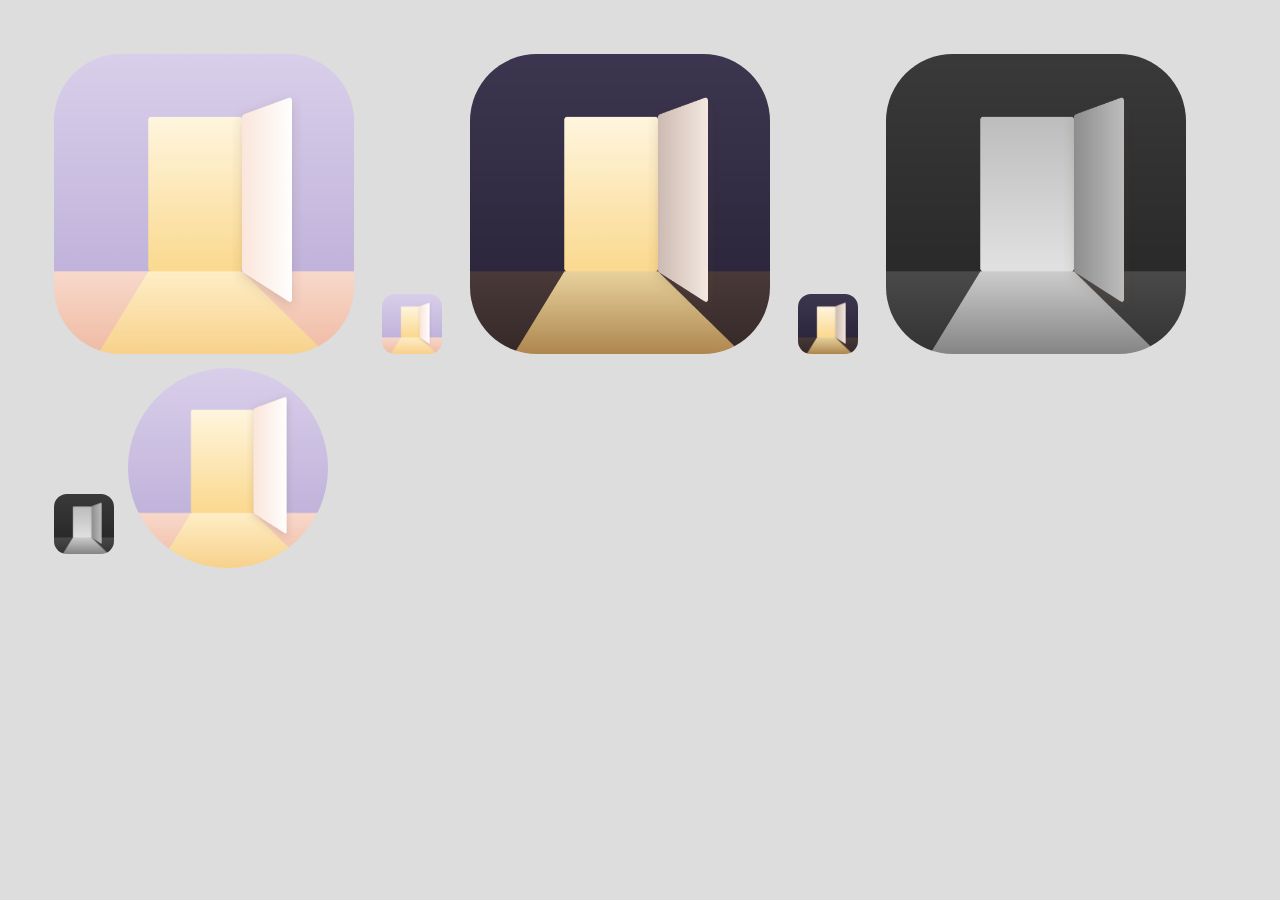
<file: design/icon-concepts/final/check.html>
<body style="margin:0;padding:40px;background:#ddd"><img src="AppIcon.png" width=300 style="border-radius:67px;margin:14px"><img src="AppIcon.png" width=60 style="border-radius:13px;margin:14px"><img src="AppIcon-Dark.png" width=300 style="border-radius:67px;margin:14px"><img src="AppIcon-Dark.png" width=60 style="border-radius:13px;margin:14px"><img src="AppIcon-Tinted.png" width=300 style="border-radius:67px;margin:14px"><img src="AppIcon-Tinted.png" width=60 style="border-radius:13px;margin:14px"><img src="AppIcon.png" width=200 style="border-radius:50%">
</file>
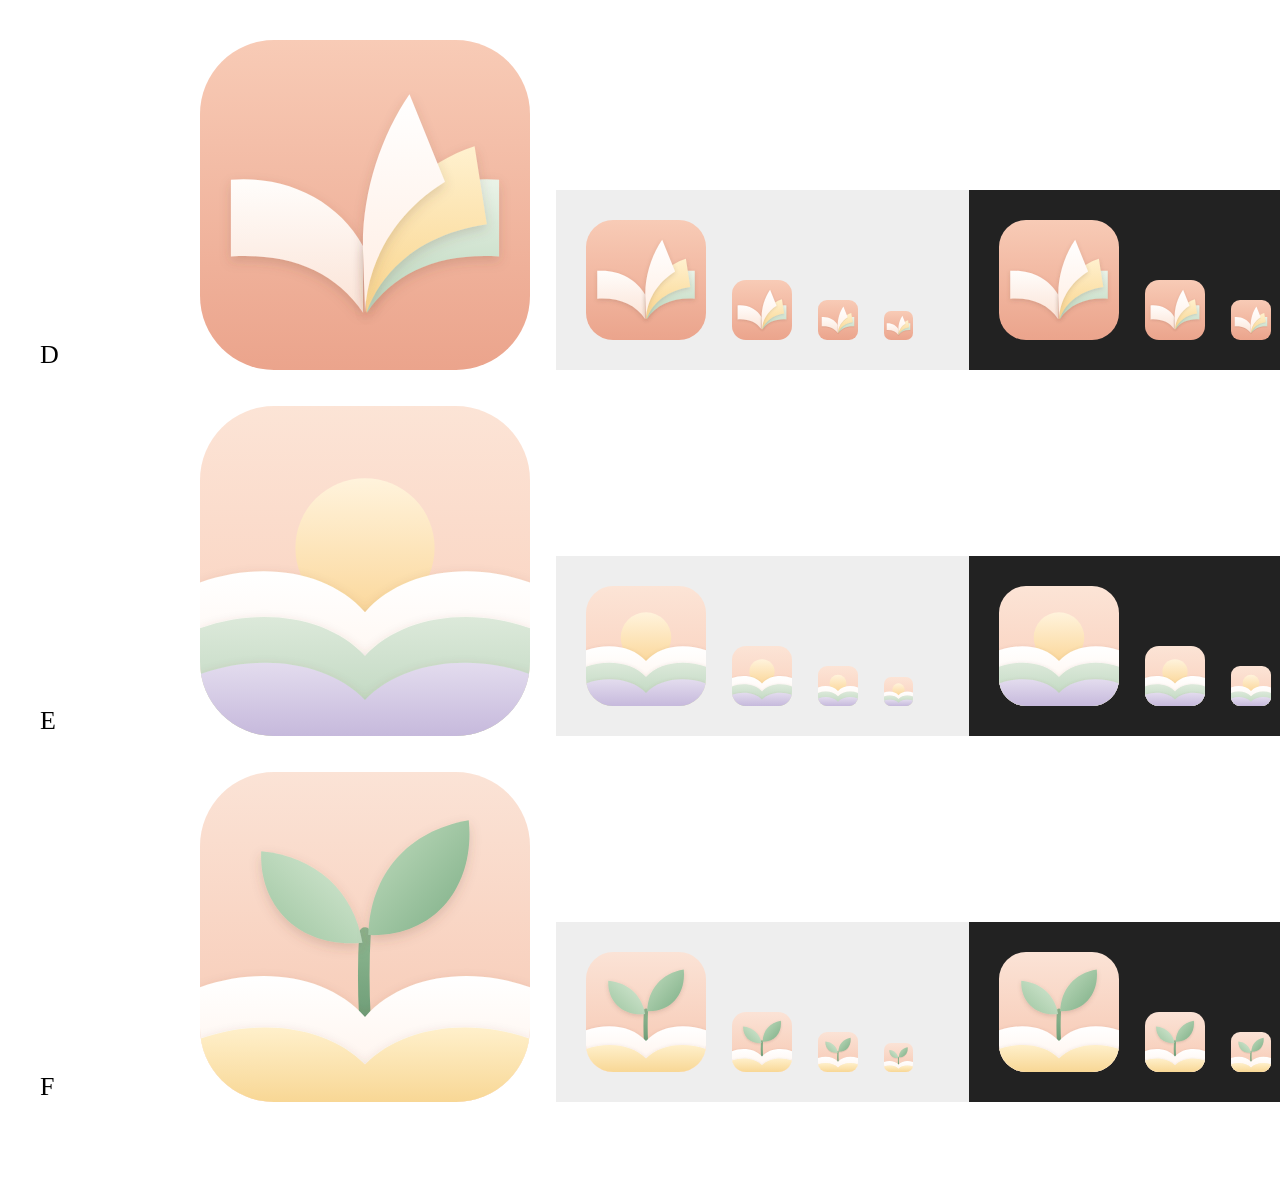
<file: design/icon-concepts/v2/compare.html>
<body style="margin:0;padding:40px;background:#fff;font:26px Apple SD Gothic Neo;width:1500px"><div style="display:flex;align-items:flex-end;margin-bottom:36px"><div style="width:160px">D</div><img src="D-네장.svg" width=330 style="border-radius:74px;margin-right:26px;vertical-align:bottom"><div style="padding:30px;background:#eee"><img src="D-네장.svg" width=120 style="border-radius:27px;margin-right:26px;vertical-align:bottom"><img src="D-네장.svg" width=60 style="border-radius:14px;margin-right:26px;vertical-align:bottom"><img src="D-네장.svg" width=40 style="border-radius:9px;margin-right:26px;vertical-align:bottom"><img src="D-네장.svg" width=29 style="border-radius:7px;margin-right:26px;vertical-align:bottom"></div><div style="padding:30px;background:#222"><img src="D-네장.svg" width=120 style="border-radius:27px;margin-right:26px;vertical-align:bottom"><img src="D-네장.svg" width=60 style="border-radius:14px;margin-right:26px;vertical-align:bottom"><img src="D-네장.svg" width=40 style="border-radius:9px;margin-right:26px;vertical-align:bottom"><img src="D-네장.svg" width=29 style="border-radius:7px;margin-right:26px;vertical-align:bottom"></div></div><div style="display:flex;align-items:flex-end;margin-bottom:36px"><div style="width:160px">E</div><img src="E-빛.svg" width=330 style="border-radius:74px;margin-right:26px;vertical-align:bottom"><div style="padding:30px;background:#eee"><img src="E-빛.svg" width=120 style="border-radius:27px;margin-right:26px;vertical-align:bottom"><img src="E-빛.svg" width=60 style="border-radius:14px;margin-right:26px;vertical-align:bottom"><img src="E-빛.svg" width=40 style="border-radius:9px;margin-right:26px;vertical-align:bottom"><img src="E-빛.svg" width=29 style="border-radius:7px;margin-right:26px;vertical-align:bottom"></div><div style="padding:30px;background:#222"><img src="E-빛.svg" width=120 style="border-radius:27px;margin-right:26px;vertical-align:bottom"><img src="E-빛.svg" width=60 style="border-radius:14px;margin-right:26px;vertical-align:bottom"><img src="E-빛.svg" width=40 style="border-radius:9px;margin-right:26px;vertical-align:bottom"><img src="E-빛.svg" width=29 style="border-radius:7px;margin-right:26px;vertical-align:bottom"></div></div><div style="display:flex;align-items:flex-end;margin-bottom:36px"><div style="width:160px">F</div><img src="F-겨자씨.svg" width=330 style="border-radius:74px;margin-right:26px;vertical-align:bottom"><div style="padding:30px;background:#eee"><img src="F-겨자씨.svg" width=120 style="border-radius:27px;margin-right:26px;vertical-align:bottom"><img src="F-겨자씨.svg" width=60 style="border-radius:14px;margin-right:26px;vertical-align:bottom"><img src="F-겨자씨.svg" width=40 style="border-radius:9px;margin-right:26px;vertical-align:bottom"><img src="F-겨자씨.svg" width=29 style="border-radius:7px;margin-right:26px;vertical-align:bottom"></div><div style="padding:30px;background:#222"><img src="F-겨자씨.svg" width=120 style="border-radius:27px;margin-right:26px;vertical-align:bottom"><img src="F-겨자씨.svg" width=60 style="border-radius:14px;margin-right:26px;vertical-align:bottom"><img src="F-겨자씨.svg" width=40 style="border-radius:9px;margin-right:26px;vertical-align:bottom"><img src="F-겨자씨.svg" width=29 style="border-radius:7px;margin-right:26px;vertical-align:bottom"></div></div>
</file>
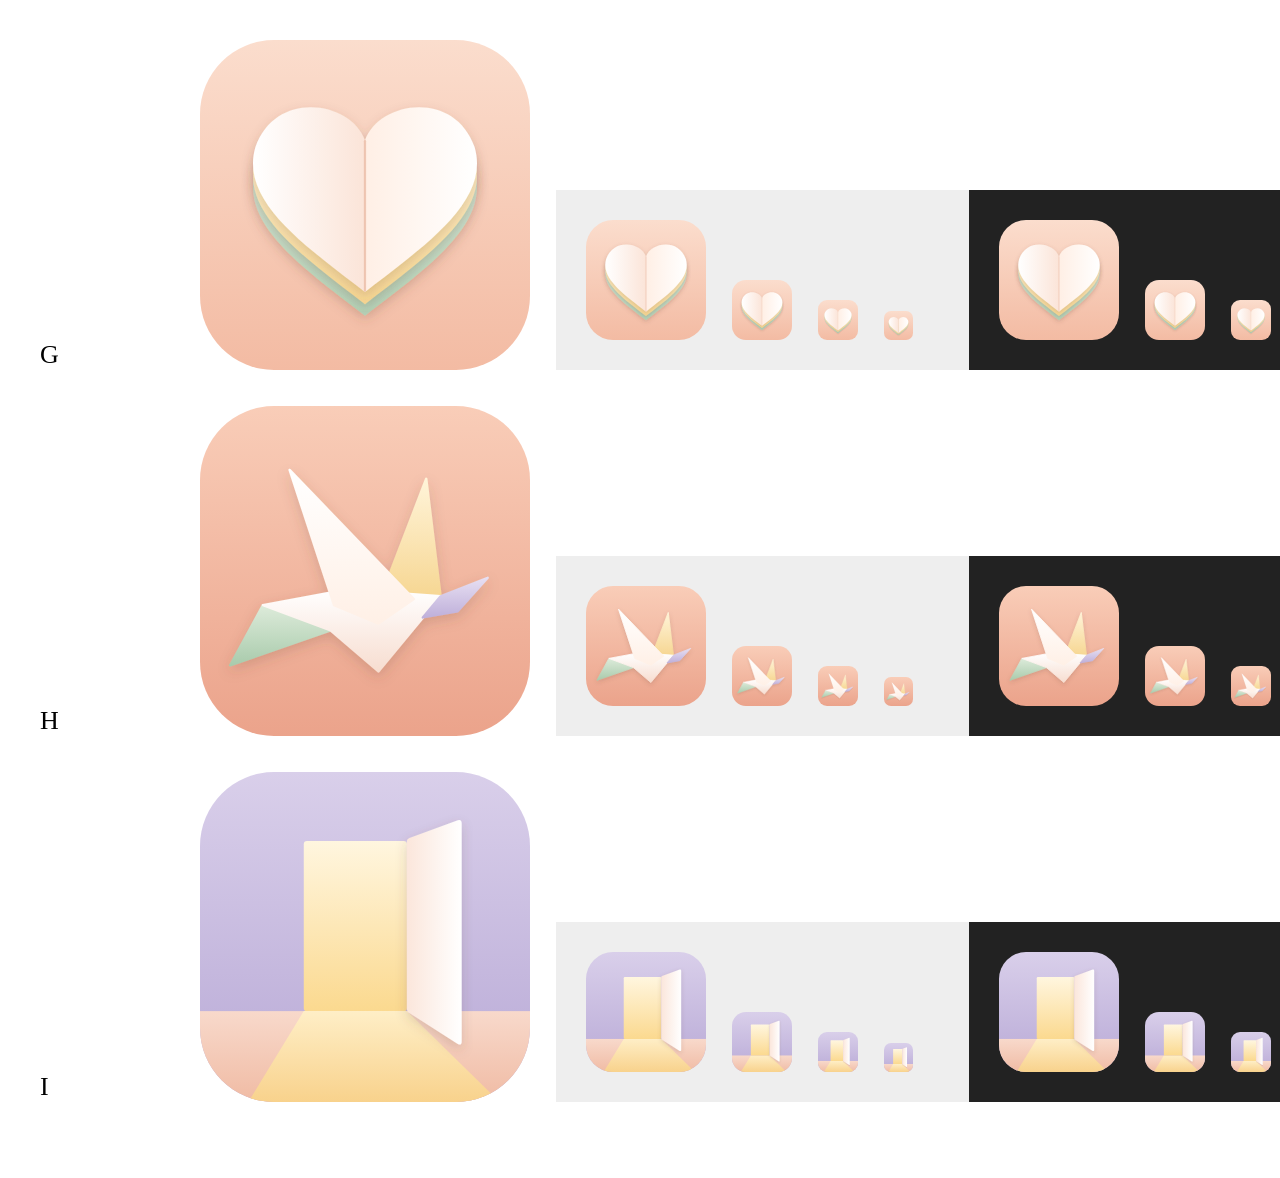
<file: design/icon-concepts/v3/compare.html>
<body style="margin:0;padding:40px;background:#fff;font:26px Apple SD Gothic Neo;width:1500px"><div style="display:flex;align-items:flex-end;margin-bottom:36px"><div style="width:160px">G</div><img src="G-마음책.svg" width=330 style="border-radius:74px;margin-right:26px;vertical-align:bottom"><div style="padding:30px;background:#eee"><img src="G-마음책.svg" width=120 style="border-radius:27px;margin-right:26px;vertical-align:bottom"><img src="G-마음책.svg" width=60 style="border-radius:14px;margin-right:26px;vertical-align:bottom"><img src="G-마음책.svg" width=40 style="border-radius:9px;margin-right:26px;vertical-align:bottom"><img src="G-마음책.svg" width=29 style="border-radius:7px;margin-right:26px;vertical-align:bottom"></div><div style="padding:30px;background:#222"><img src="G-마음책.svg" width=120 style="border-radius:27px;margin-right:26px;vertical-align:bottom"><img src="G-마음책.svg" width=60 style="border-radius:14px;margin-right:26px;vertical-align:bottom"><img src="G-마음책.svg" width=40 style="border-radius:9px;margin-right:26px;vertical-align:bottom"><img src="G-마음책.svg" width=29 style="border-radius:7px;margin-right:26px;vertical-align:bottom"></div></div><div style="display:flex;align-items:flex-end;margin-bottom:36px"><div style="width:160px">H</div><img src="H-종이새.svg" width=330 style="border-radius:74px;margin-right:26px;vertical-align:bottom"><div style="padding:30px;background:#eee"><img src="H-종이새.svg" width=120 style="border-radius:27px;margin-right:26px;vertical-align:bottom"><img src="H-종이새.svg" width=60 style="border-radius:14px;margin-right:26px;vertical-align:bottom"><img src="H-종이새.svg" width=40 style="border-radius:9px;margin-right:26px;vertical-align:bottom"><img src="H-종이새.svg" width=29 style="border-radius:7px;margin-right:26px;vertical-align:bottom"></div><div style="padding:30px;background:#222"><img src="H-종이새.svg" width=120 style="border-radius:27px;margin-right:26px;vertical-align:bottom"><img src="H-종이새.svg" width=60 style="border-radius:14px;margin-right:26px;vertical-align:bottom"><img src="H-종이새.svg" width=40 style="border-radius:9px;margin-right:26px;vertical-align:bottom"><img src="H-종이새.svg" width=29 style="border-radius:7px;margin-right:26px;vertical-align:bottom"></div></div><div style="display:flex;align-items:flex-end;margin-bottom:36px"><div style="width:160px">I</div><img src="I-골방.svg" width=330 style="border-radius:74px;margin-right:26px;vertical-align:bottom"><div style="padding:30px;background:#eee"><img src="I-골방.svg" width=120 style="border-radius:27px;margin-right:26px;vertical-align:bottom"><img src="I-골방.svg" width=60 style="border-radius:14px;margin-right:26px;vertical-align:bottom"><img src="I-골방.svg" width=40 style="border-radius:9px;margin-right:26px;vertical-align:bottom"><img src="I-골방.svg" width=29 style="border-radius:7px;margin-right:26px;vertical-align:bottom"></div><div style="padding:30px;background:#222"><img src="I-골방.svg" width=120 style="border-radius:27px;margin-right:26px;vertical-align:bottom"><img src="I-골방.svg" width=60 style="border-radius:14px;margin-right:26px;vertical-align:bottom"><img src="I-골방.svg" width=40 style="border-radius:9px;margin-right:26px;vertical-align:bottom"><img src="I-골방.svg" width=29 style="border-radius:7px;margin-right:26px;vertical-align:bottom"></div></div>
</file>
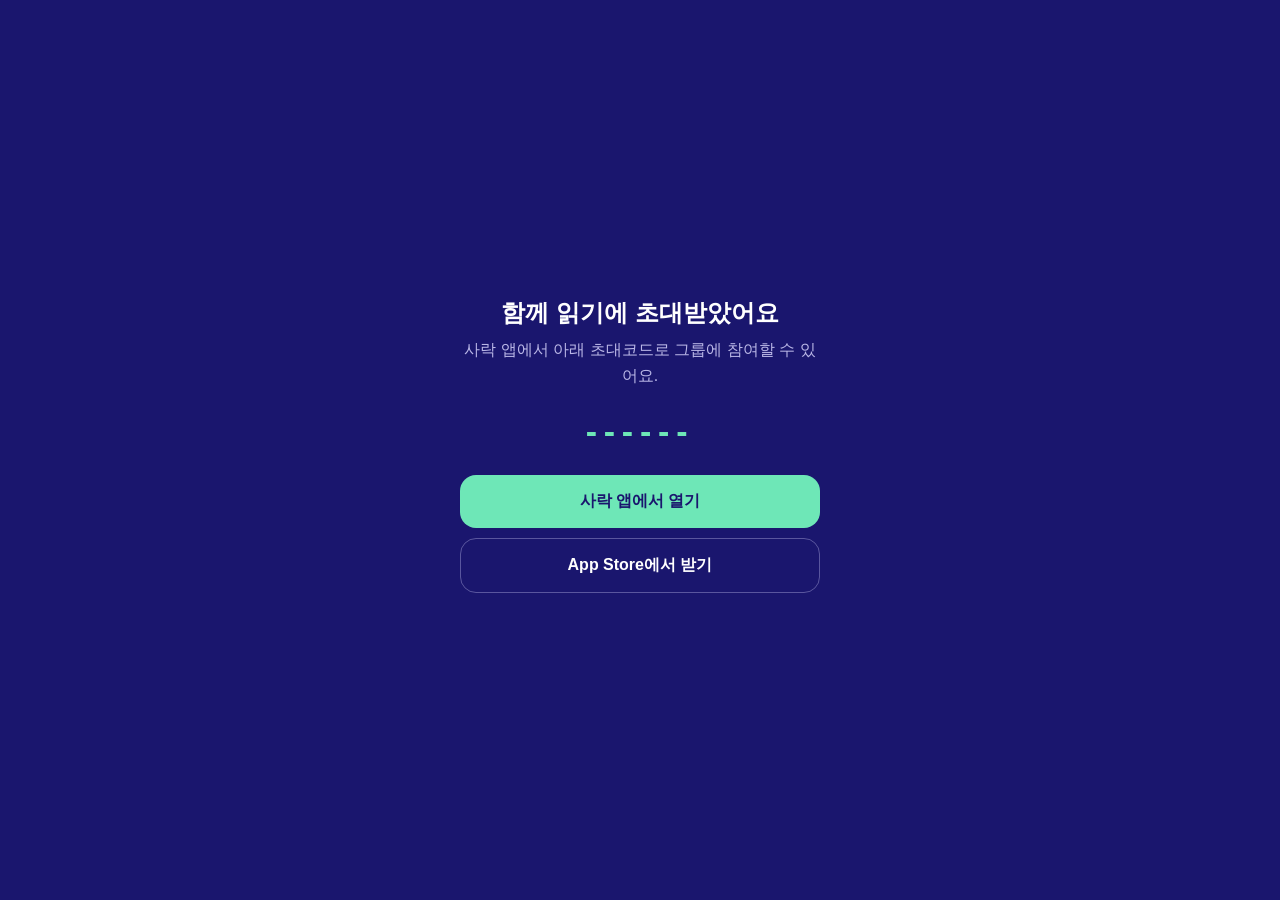
<file: ios-native/firebase/hosting/join.html>
<!doctype html>
<html lang="ko">
<head>
<meta charset="utf-8">
<meta name="viewport" content="width=device-width,initial-scale=1">
<title>사락 · 함께 읽기 초대</title>
<meta property="og:title" content="사락에서 함께 성경을 읽어요">
<meta property="og:description" content="초대코드로 그룹에 참여하고 매일 함께 읽어요.">
<meta name="apple-itunes-app" content="app-id=6761447362">
<style>
  body{margin:0;min-height:100vh;display:flex;align-items:center;justify-content:center;background:#1A166E;color:#fff;font-family:-apple-system,"Apple SD Gothic Neo",sans-serif}
  main{max-width:360px;padding:32px 24px;text-align:center}
  h1{font-size:24px;margin:0 0 8px} p{color:#B9B6E6;line-height:1.6;margin:0 0 24px}
  .code{font-size:34px;font-weight:800;letter-spacing:.2em;color:#6EE7B7;margin:8px 0 24px}
  a.btn{display:block;padding:16px;border-radius:16px;font-weight:800;text-decoration:none;margin-bottom:10px}
  .primary{background:#6EE7B7;color:#1A166E} .secondary{border:1px solid rgba(185,182,230,.4);color:#fff}
</style>
</head>
<body>
<main>
  <h1>함께 읽기에 초대받았어요</h1>
  <p>사락 앱에서 아래 초대코드로 그룹에 참여할 수 있어요.</p>
  <div class="code" id="code">------</div>
  <a class="btn primary" id="open" href="#">사락 앱에서 열기</a>
  <a class="btn secondary" href="https://apps.apple.com/kr/app/id6761447362">App Store에서 받기</a>
</main>
<script>
  var code = (new URLSearchParams(location.search).get('code') || '').toUpperCase().replace(/[^A-Z0-9]/g, '').slice(0, 6);
  document.getElementById('code').textContent = code || '------';
  var deep = 'sarak://join?code=' + code;
  document.getElementById('open').href = deep;
  if (code) { setTimeout(function () { location.href = deep; }, 300); }
</script>
</body>
</html>
</file>
